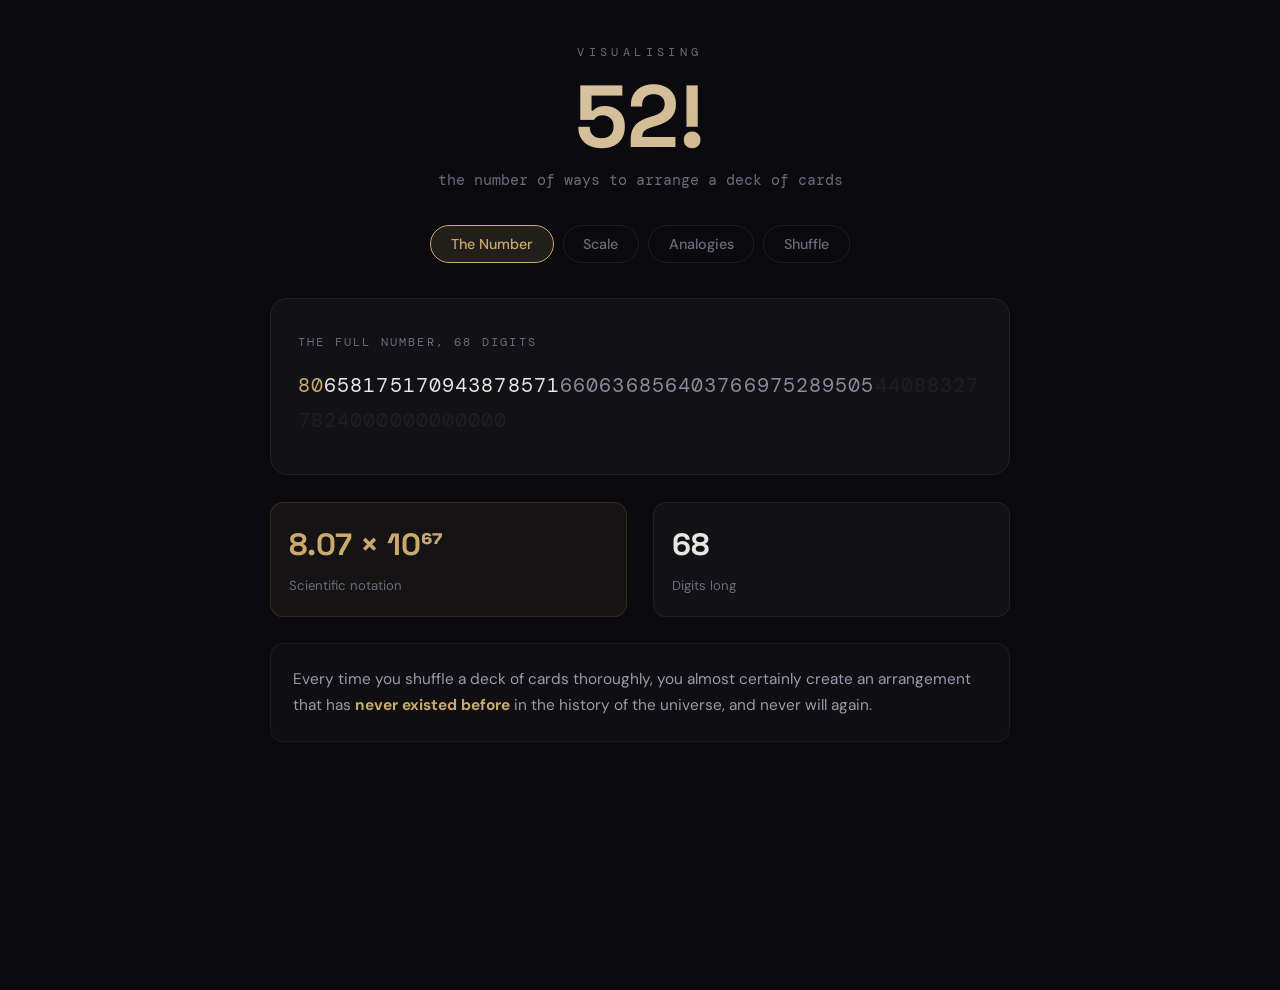
<file: 52-factorial/index.html>
<!DOCTYPE html>
<html lang="en">
<head>
<meta charset="UTF-8">
<meta name="viewport" content="width=device-width, initial-scale=1.0">
<title>Visualising 52!</title>
<link rel="preconnect" href="https://fonts.googleapis.com">
<link href="https://fonts.googleapis.com/css2?family=DM+Mono:wght@400;500&family=DM+Sans:wght@400;500;700&family=Space+Grotesk:wght@700&display=swap" rel="stylesheet">
<style>
  html { zoom: 1.1; }
  *, *::before, *::after { box-sizing: border-box; margin: 0; padding: 0; }
  ::-webkit-scrollbar { width: 4px; height: 4px; }
  ::-webkit-scrollbar-track { background: transparent; }
  ::-webkit-scrollbar-thumb { background: rgba(255,255,255,0.1); border-radius: 4px; }

  body {
    min-height: 100vh;
    background: #0a0a0f;
    color: #e8e6e1;
    font-family: 'DM Sans', system-ui, sans-serif;
    overflow-x: hidden;
  }

  @keyframes cardIn {
    from { opacity: 0; transform: translateY(8px) scale(0.9); }
    to { opacity: 1; transform: translateY(0) scale(1); }
  }
  @keyframes fadeUp {
    from { opacity: 0; transform: translateY(20px); }
    to { opacity: 1; transform: translateY(0); }
  }
  @keyframes shimmer {
    0% { background-position: -200% 0; }
    100% { background-position: 200% 0; }
  }

  .header { padding: 40px 24px 0; text-align: center; }
  .header-label {
    font-size: 11px; letter-spacing: 4px; text-transform: uppercase;
    color: #6b6b7b; margin-bottom: 12px; font-family: 'DM Mono', monospace;
  }
  .header h1 {
    font-size: clamp(48px, 10vw, 80px); font-weight: 700;
    font-family: 'Space Grotesk', sans-serif;
    background: linear-gradient(135deg, #e0d5c5 0%, #c9a96e 50%, #e0d5c5 100%);
    background-size: 200% 100%;
    animation: shimmer 8s ease infinite;
    -webkit-background-clip: text; -webkit-text-fill-color: transparent;
    background-clip: text; line-height: 1;
  }
  .header-sub {
    font-size: 14px; color: #6b6b7b; margin-top: 8px;
    font-family: 'DM Mono', monospace;
  }

  .tabs {
    display: flex; justify-content: center; gap: 8px;
    padding: 32px 16px 0; flex-wrap: wrap;
  }
  .tab-btn {
    padding: 8px 18px; border-radius: 100px;
    border: 1px solid rgba(255,255,255,0.08); background: transparent;
    color: #6b6b7b; font-size: 13px; font-weight: 500;
    cursor: pointer; font-family: 'DM Sans', sans-serif;
    transition: all 0.2s ease;
  }
  .tab-btn.active {
    border-color: #c9a96e; background: rgba(201,169,110,0.12); color: #c9a96e;
  }

  .content {
    padding: 32px 24px 48px; max-width: 720px; margin: 0 auto;
  }
  .tab-panel { display: none; animation: fadeUp 0.5s ease both; }
  .tab-panel.active { display: block; }

  /* Tab 0: The Number */
  .number-box {
    background: rgba(255,255,255,0.03); border: 1px solid rgba(255,255,255,0.06);
    border-radius: 16px; padding: 32px 24px; margin-bottom: 24px;
  }
  .number-label {
    font-size: 11px; color: #6b6b7b; letter-spacing: 2px;
    text-transform: uppercase; margin-bottom: 16px; font-family: 'DM Mono', monospace;
  }
  .number-digits {
    font-family: 'DM Mono', monospace; font-size: clamp(14px, 3vw, 18px);
    line-height: 1.8; word-break: break-all; letter-spacing: 1px;
  }
  .number-digits .digit { transition: opacity 0.15s ease; }

  .stats-grid { display: grid; grid-template-columns: 1fr 1fr; gap: 24px; }
  .stat-card {
    border-radius: 12px; padding: 20px 16px;
    display: flex; flex-direction: column; gap: 12px;
  }
  .stat-card.gold {
    background: rgba(201,169,110,0.06); border: 1px solid rgba(201,169,110,0.15);
  }
  .stat-card.dark {
    background: rgba(255,255,255,0.03); border: 1px solid rgba(255,255,255,0.06);
  }
  .stat-value {
    font-size: 28px; font-weight: 700; font-family: 'Space Grotesk', sans-serif;
  }
  .stat-label { font-size: 12px; color: #6b6b7b; margin-top: auto; }

  .fun-fact {
    margin-top: 24px; padding: 20px; background: rgba(255,255,255,0.02);
    border-radius: 12px; border: 1px solid rgba(255,255,255,0.05);
    font-size: 14px; line-height: 1.7; color: #9a9aaa;
  }
  .fun-fact .gold { color: #c9a96e; font-weight: 700; }

  /* Tab 1: Scale */
  .scale-label {
    font-size: 11px; color: #6b6b7b; letter-spacing: 2px;
    text-transform: uppercase; margin-bottom: 20px; font-family: 'DM Mono', monospace;
  }
  .comparison { margin-bottom: 14px; }
  .comparison-header {
    display: flex; justify-content: space-between; margin-bottom: 6px; font-size: 13px;
  }
  .comparison-name { color: #9a9aaa; }
  .comparison-name.highlight { color: #c9a96e; font-weight: 700; }
  .comparison-value { font-family: 'DM Mono', monospace; font-size: 12px; color: #6b6b7b; }
  .comparison-value.highlight { color: #c9a96e; font-weight: 500; }
  .bar-track {
    height: 6px; border-radius: 3px; background: rgba(255,255,255,0.04); overflow: hidden;
  }
  .bar-fill {
    height: 100%; border-radius: 3px; background: rgba(255,255,255,0.12);
    transition: width 1s ease; width: 0;
  }
  .bar-fill.highlight { background: linear-gradient(90deg, #c9a96e, #e8c068); }
  .scale-note {
    margin-top: 24px; font-size: 12px; color: #555;
    font-family: 'DM Mono', monospace; text-align: center;
  }

  /* Tab 2: Analogies */
  .analogy-card {
    background: rgba(255,255,255,0.03); border: 1px solid rgba(255,255,255,0.06);
    border-radius: 14px; padding: 24px 20px; margin-bottom: 16px;
  }
  .analogy-header { display: flex; align-items: center; gap: 10px; margin-bottom: 12px; }
  .analogy-icon { font-size: 24px; }
  .analogy-title { font-size: 15px; font-weight: 700; color: #e8e6e1; }
  .analogy-desc {
    font-size: 13px; line-height: 1.75; color: #8a8a9a; overflow-wrap: break-word;
  }

  /* Tab 3: Shuffle */
  .shuffle-controls { text-align: center; margin-top: 28px; }
  .shuffle-btn {
    padding: 12px 32px; min-width: 200px; border-radius: 100px; border: none;
    background: linear-gradient(135deg, #c9a96e, #e8c068); color: #0a0a0f;
    font-size: 14px; font-weight: 600; cursor: pointer;
    font-family: 'DM Sans', sans-serif; transition: all 0.2s ease;
  }
  .shuffle-btn.loading {
    background: rgba(201,169,110,0.6); cursor: wait;
  }
  .shuffle-info {
    margin-top: 12px; font-size: 12px; color: #6b6b7b; font-family: 'DM Mono', monospace;
  }
  .deck-grid {
    display: flex; flex-wrap: wrap; gap: 4px; justify-content: center;
    transition: opacity 0.2s ease;
  }
  .mini-card {
    width: 38px; height: 52px; border-radius: 4px;
    border: 1px solid rgba(255,255,255,0.08); background: #faf9f6;
    display: flex; flex-direction: column; align-items: center; justify-content: center;
    font-size: 10px; font-weight: 700; font-family: 'DM Mono', monospace;
    box-shadow: 0 1px 3px rgba(0,0,0,0.15);
    animation: cardIn 0.3s ease both; flex-shrink: 0;
  }
  .mini-card .rank { font-size: 11px; line-height: 1; }
  .mini-card .suit { font-size: 12px; line-height: 1; margin-top: 1px; }

  .odds-box {
    margin-top: 28px; padding: 20px;
    background: rgba(201,169,110,0.05); border-radius: 12px;
    border: 1px solid rgba(201,169,110,0.1);
    font-size: 13px; line-height: 1.7; color: #8a8a9a; text-align: center;
  }
  .odds-box .gold {
    color: #c9a96e; font-weight: 700; word-break: break-all; overflow-wrap: break-word;
  }
</style>
</head>
<body>

<div class="header">
  <div class="header-label">Visualising</div>
  <h1>52!</h1>
  <div class="header-sub">the number of ways to arrange a deck of cards</div>
</div>

<div class="tabs" id="tabs"></div>

<div class="content">
  <!-- Tab 0: The Number -->
  <div class="tab-panel" id="panel-0">
    <div class="number-box">
      <div class="number-label">The full number, 68 digits</div>
      <div class="number-digits" id="digits-container"></div>
    </div>
    <div class="stats-grid">
      <div class="stat-card gold">
        <div class="stat-value" style="color:#c9a96e">8.07 × 10⁶⁷</div>
        <div class="stat-label">Scientific notation</div>
      </div>
      <div class="stat-card dark">
        <div class="stat-value">68</div>
        <div class="stat-label">Digits long</div>
      </div>
    </div>
    <div class="fun-fact">
      Every time you shuffle a deck of cards thoroughly, you almost certainly create an arrangement that has
      <span class="gold">never existed before</span> in the history of the universe, and never will again.
    </div>
  </div>

  <!-- Tab 1: Scale -->
  <div class="tab-panel" id="panel-1">
    <div class="scale-label">Logarithmic scale comparison</div>
    <div id="scale-bars"></div>
    <div class="scale-note">⚠ Even on a log scale, the smaller numbers are barely visible</div>
  </div>

  <!-- Tab 2: Analogies -->
  <div class="tab-panel" id="panel-2" style="animation:fadeUp 0.5s ease both"></div>

  <!-- Tab 3: Shuffle -->
  <div class="tab-panel" id="panel-3">
    <div class="deck-grid" id="deck-grid"></div>
    <div class="shuffle-controls">
      <button class="shuffle-btn" id="shuffle-btn" onclick="handleShuffle()">🃏 Shuffle the deck</button>
      <div class="shuffle-info">Shuffles: <span id="shuffle-count">0</span>. Each one almost certainly unique in all of history</div>
    </div>
    <div class="odds-box">
      The arrangement above has a
      <span class="gold">1 in 80,658,175,170,943,878,571,660,636,856,403,766,975,289,505,440,883,277,824,000,000,000,000</span>
      chance of ever appearing again.
    </div>
  </div>
</div>

<script>
const FIFTY_TWO_FACTORIAL = "80658175170943878571660636856403766975289505440883277824000000000000";
const DIGITS = FIFTY_TWO_FACTORIAL.split("");

const tabNames = ["The Number", "Scale", "Analogies", "Shuffle"];
let activeTab = 0;
let shuffleCount = 0;
let isShuffling = false;

const comparisons = [
  { label: "Seconds in a year", value: "3.15 × 10⁷", bar: 0.06 },
  { label: "Age of universe (seconds)", value: "4.3 × 10¹⁷", bar: 0.14 },
  { label: "Grains of sand on Earth", value: "7.5 × 10¹⁸", bar: 0.16 },
  { label: "Water drops in the ocean", value: "2.67 × 10²⁵", bar: 0.21 },
  { label: "Atoms on Earth", value: "1.33 × 10⁵⁰", bar: 0.42 },
  { label: "52!", value: "8.06 × 10⁶⁷", bar: 0.56 },
  { label: "Atoms in the observable universe", value: "~10⁸⁰", bar: 0.67 },
  { label: "Possible chess games", value: "~10¹²⁰", bar: 1 },
];

const analogies = [
  { title: "Every second, pick a new spot on Earth", icon: "🌍", description: "Stand on the equator. Every second, take one step. After you've walked around the entire Earth, remove one drop from the Pacific Ocean. Repeat until the ocean is empty. Then, lay down one sheet of paper. Refill the ocean. Walk around the Earth again. When the stack of paper reaches the Sun, you're not even close to 52!" },
  { title: "More than atoms on Earth", icon: "⚛️", description: "Earth contains roughly 10⁵⁰ atoms. 52! is 8 × 10⁶⁷. That means the number of ways to shuffle a deck is about 100 million trillion times more than every atom on our planet. You'd run out of atoms long before you ran out of shuffles." },
  { title: "Time since the Big Bang", icon: "💥", description: "The universe is ~4.3 × 10¹⁷ seconds old. If you shuffled a deck once per second since the Big Bang, you'd have made about 4.3 × 10¹⁷ shuffles. That's 0.000000000000000000000000000000000000000000000000005% of all possible arrangements." },
  { title: "Grains of sand on every star", icon: "⭐", description: "Earth has roughly 7.5 × 10¹⁸ grains of sand. The observable universe has about 10²⁴ stars. Even if every star had an Earth-like planet covered in sand, the total grains would be ~7.5 × 10⁴², which is still a trillion trillion times smaller than 52!" },
];

const suits = ["♠", "♥", "♦", "♣"];
const ranks = ["A", "2", "3", "4", "5", "6", "7", "8", "9", "10", "J", "Q", "K"];
const suitColors = { "♠": "#1a1a2e", "♣": "#1a1a2e", "♥": "#c0392b", "♦": "#c0392b" };

function buildDeck() {
  const deck = [];
  for (const s of suits) for (const r of ranks) deck.push({ rank: r, suit: s });
  return deck;
}

function shuffleArray(arr) {
  const a = [...arr];
  for (let i = a.length - 1; i > 0; i--) {
    const j = Math.floor(Math.random() * (i + 1));
    [a[i], a[j]] = [a[j], a[i]];
  }
  return a;
}

// Build tabs
const tabsEl = document.getElementById("tabs");
tabNames.forEach((name, i) => {
  const btn = document.createElement("button");
  btn.className = "tab-btn" + (i === 0 ? " active" : "");
  btn.textContent = name;
  btn.onclick = () => switchTab(i);
  tabsEl.appendChild(btn);
});

function switchTab(index) {
  activeTab = index;
  document.querySelectorAll(".tab-btn").forEach((btn, i) => {
    btn.classList.toggle("active", i === index);
  });
  document.querySelectorAll(".tab-panel").forEach((panel, i) => {
    panel.classList.toggle("active", i === index);
    if (i === index) {
      panel.style.animation = "none";
      panel.offsetHeight; // reflow
      panel.style.animation = "fadeUp 0.5s ease both";
    }
  });
  if (index === 1) animateBars();
}

// Tab 0: Digit reveal
const digitsContainer = document.getElementById("digits-container");
DIGITS.forEach((d, i) => {
  const span = document.createElement("span");
  span.className = "digit";
  span.textContent = d;
  span.style.opacity = "0.1";
  span.style.color = i < 2 ? "#c9a96e" : i < 20 ? "#e8e6e1" : "#8a8a9a";
  digitsContainer.appendChild(span);
});

let digitReveal = 0;
const digitTimer = setInterval(() => {
  if (digitReveal >= DIGITS.length) { clearInterval(digitTimer); return; }
  digitsContainer.children[digitReveal].style.opacity = "1";
  digitReveal++;
}, 30);

// Tab 1: Scale bars
const scaleBarsEl = document.getElementById("scale-bars");
comparisons.forEach((c, i) => {
  const isHighlight = c.label === "52!";
  const div = document.createElement("div");
  div.className = "comparison";
  div.innerHTML = `
    <div class="comparison-header">
      <span class="comparison-name ${isHighlight ? 'highlight' : ''}">${c.label}</span>
      <span class="comparison-value ${isHighlight ? 'highlight' : ''}">${c.value}</span>
    </div>
    <div class="bar-track">
      <div class="bar-fill ${isHighlight ? 'highlight' : ''}" data-width="${c.bar * 100}"></div>
    </div>
  `;
  scaleBarsEl.appendChild(div);
});

function animateBars() {
  document.querySelectorAll(".bar-fill").forEach(bar => {
    bar.style.width = "0";
    requestAnimationFrame(() => {
      requestAnimationFrame(() => {
        bar.style.width = bar.dataset.width + "%";
      });
    });
  });
}

// Tab 2: Analogies
const analogiesEl = document.getElementById("panel-2");
analogies.forEach(a => {
  const card = document.createElement("div");
  card.className = "analogy-card";
  card.innerHTML = `
    <div class="analogy-header">
      <span class="analogy-icon">${a.icon}</span>
      <div class="analogy-title">${a.title}</div>
    </div>
    <div class="analogy-desc">${a.description}</div>
  `;
  analogiesEl.appendChild(card);
});

// Tab 3: Shuffle
let currentDeck = buildDeck();
renderDeck(currentDeck);

function renderDeck(deck) {
  const grid = document.getElementById("deck-grid");
  grid.innerHTML = "";
  deck.forEach((card, i) => {
    const el = document.createElement("div");
    el.className = "mini-card";
    el.style.color = suitColors[card.suit];
    el.style.animationDelay = `${i * 15}ms`;
    el.innerHTML = `<span class="rank">${card.rank}</span><span class="suit">${card.suit}</span>`;
    grid.appendChild(el);
  });
}

function handleShuffle() {
  if (isShuffling) return;
  isShuffling = true;
  const btn = document.getElementById("shuffle-btn");
  const grid = document.getElementById("deck-grid");
  btn.textContent = "Shuffling...";
  btn.classList.add("loading");
  grid.style.opacity = "0.3";

  setTimeout(() => {
    currentDeck = shuffleArray(buildDeck());
    shuffleCount++;
    renderDeck(currentDeck);
    document.getElementById("shuffle-count").textContent = shuffleCount;
    btn.textContent = "🃏 Shuffle the deck";
    btn.classList.remove("loading");
    grid.style.opacity = "1";
    isShuffling = false;
  }, 300);
}

// Init first tab
switchTab(0);
</script>
</body>
</html>
</file>
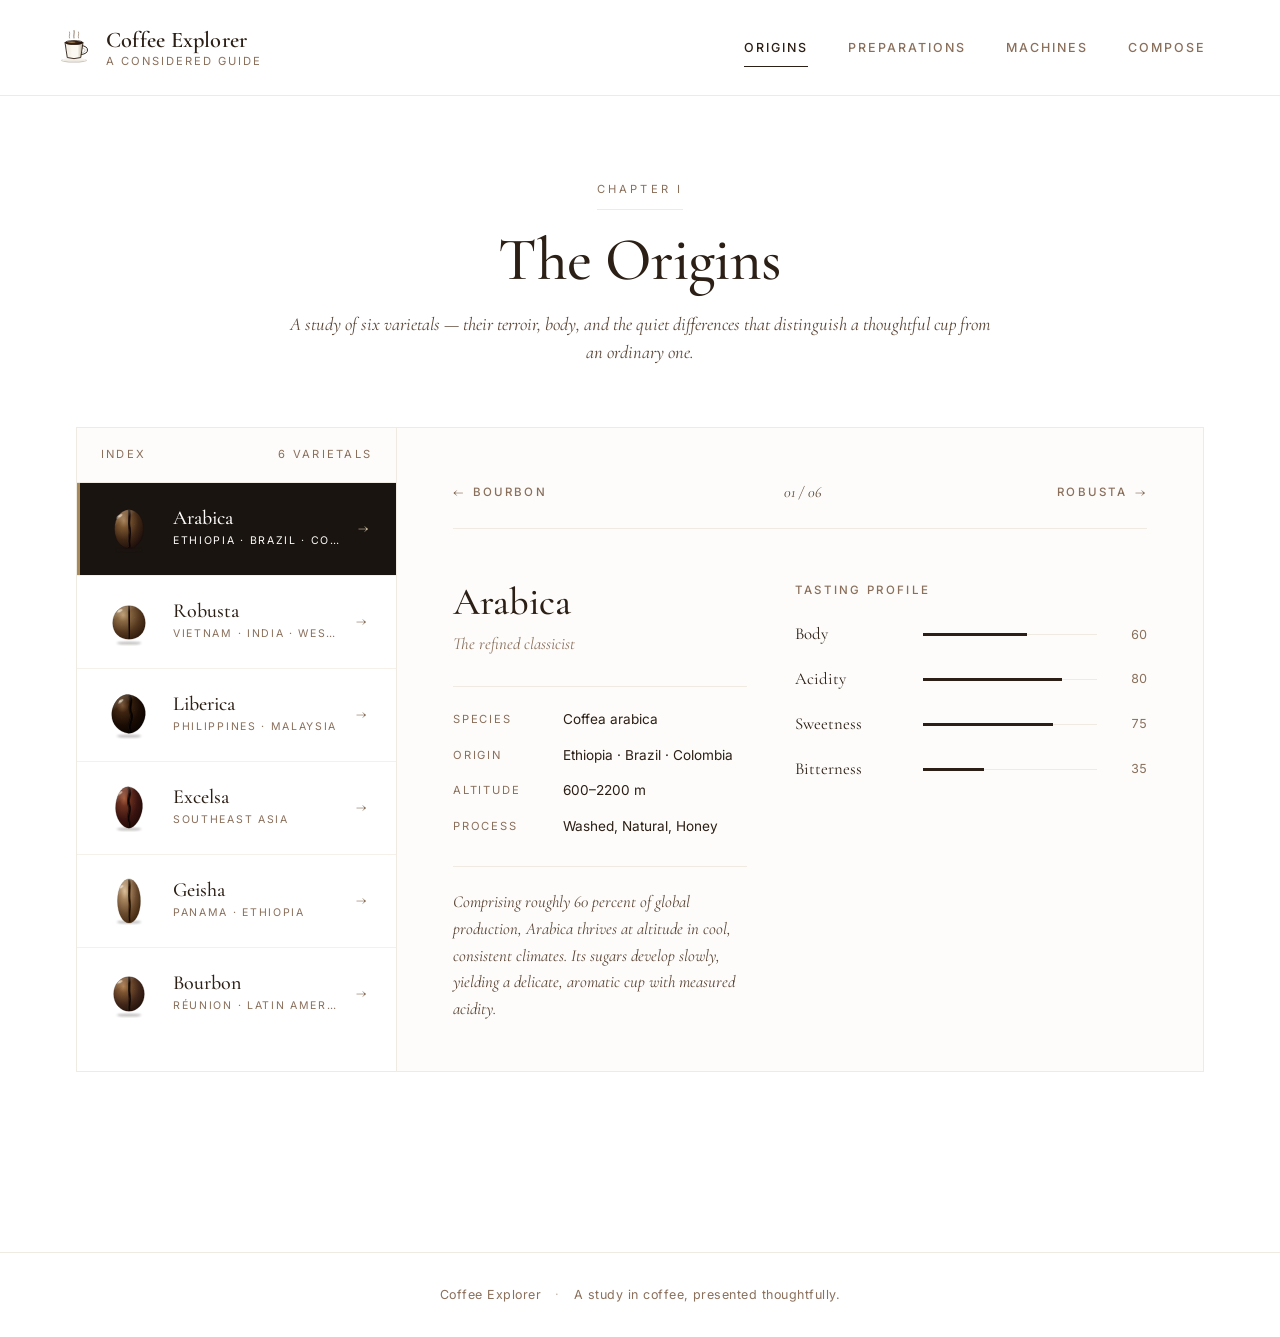
<file: coffee-explorer/index.html>
<!DOCTYPE html>
<html lang="en">
<head>
<meta charset="UTF-8" />
<meta name="viewport" content="width=device-width, initial-scale=1.0" />
<script>
  // Ensure relative paths resolve correctly regardless of how the host serves the
  // index (with or without trailing slash). Must run before any <link>/<script> tags.
  (function () {
    var p = location.pathname;
    if (!p.endsWith('/')) {
      var last = p.split('/').pop();
      if (/\.[a-z0-9]+$/i.test(last)) {
        p = p.replace(/[^/]+$/, ''); // strip filename
      } else {
        p += '/';                    // treat as directory
      }
    }
    document.write('<base href="' + p + '">');
  })();
</script>
<title>Coffee Explorer — A Considered Guide to Coffee</title>
<meta name="description" content="An interactive guide to coffee — explore six varietals, twelve canonical preparations, six brewing machines, and compose your own cup." />
<meta name="theme-color" content="#ffffff" />
<meta property="og:title" content="Coffee Explorer — A Considered Guide to Coffee" />
<meta property="og:description" content="An interactive guide to coffee — varietals, preparations, machines, and a recipe composer." />
<meta property="og:type" content="website" />
<link rel="icon" type="image/svg+xml" href="data:image/svg+xml,%3Csvg xmlns='http://www.w3.org/2000/svg' viewBox='0 0 48 48'%3E%3Cpath d='M24 4 C 23 7 25 9 24 12' fill='none' stroke='%238a6f5b' stroke-width='2' stroke-linecap='round'/%3E%3Cpath d='M18 6 C 17 9 19 11 18 14' fill='none' stroke='%238a6f5b' stroke-width='1.6' stroke-linecap='round'/%3E%3Cpath d='M30 6 C 29 9 31 11 30 14' fill='none' stroke='%238a6f5b' stroke-width='1.6' stroke-linecap='round'/%3E%3Cpath d='M34 22 Q42 23 42 28 Q42 33 34 34' fill='none' stroke='%231a1410' stroke-width='2' stroke-linecap='round'/%3E%3Cpath d='M12 18 L36 18 L33 38 Q24 41 15 38 Z' fill='%23fbf8f1' stroke='%231a1410' stroke-width='2' stroke-linejoin='round'/%3E%3Cellipse cx='24' cy='18' rx='12' ry='2.6' fill='%232a160c'/%3E%3C/svg%3E" />
<link rel="preconnect" href="https://fonts.googleapis.com">
<link rel="preconnect" href="https://fonts.gstatic.com" crossorigin>
<link href="https://fonts.googleapis.com/css2?family=Cormorant+Garamond:wght@400;500;600;700&family=Inter:wght@300;400;500;600;700&display=swap" rel="stylesheet">
<link rel="stylesheet" href="styles.css?v=10" />
</head>
<body>
  <header class="site-header">
    <div class="brand">
      <svg class="brand-mark" viewBox="0 0 48 48" aria-hidden="true">
        <defs>
          <linearGradient id="bm-cup" x1="0" y1="0" x2="1" y2="0">
            <stop offset="0" stop-color="#ece6da"/>
            <stop offset="0.4" stop-color="#fbf8f1"/>
            <stop offset="0.7" stop-color="#fbf8f1"/>
            <stop offset="1" stop-color="#b8ad97"/>
          </linearGradient>
          <radialGradient id="bm-coffee" cx="0.4" cy="0.4" r="0.7">
            <stop offset="0" stop-color="#5a3a20"/>
            <stop offset="0.6" stop-color="#2a160c"/>
            <stop offset="1" stop-color="#15090a"/>
          </radialGradient>
        </defs>
        <!-- steam wisps -->
        <path d="M18 12 C 17 9 19 7 18 4" fill="none" stroke="#8a6f5b" stroke-width="1.2" stroke-linecap="round" opacity="0.7"/>
        <path d="M24 12 C 23 8 25 6 24 2" fill="none" stroke="#8a6f5b" stroke-width="1.4" stroke-linecap="round" opacity="0.85"/>
        <path d="M30 12 C 29 9 31 7 30 4" fill="none" stroke="#8a6f5b" stroke-width="1.2" stroke-linecap="round" opacity="0.7"/>

        <!-- saucer -->
        <ellipse cx="24" cy="42" rx="17" ry="2.6" fill="#8a8174" opacity="0.55"/>
        <ellipse cx="24" cy="41.2" rx="17" ry="2.4" fill="#f0ebe2"/>
        <path d="M9 41 Q24 38.4 39 41" fill="none" stroke="#ffffff" stroke-width="0.6" opacity="0.85"/>

        <!-- handle (drawn behind cup) -->
        <path d="M34 22 Q42 23 42 28 Q42 33 34 34" fill="none" stroke="#2c1f15" stroke-width="1.3" stroke-linecap="round"/>
        <path d="M34 25 Q39 26 39 28 Q39 31 34 32" fill="none" stroke="#2c1f15" stroke-width="0.6" opacity="0.5"/>

        <!-- cup body -->
        <path d="M12 18 L36 18 L33 38 Q24 41 15 38 Z" fill="url(#bm-cup)" stroke="#2c1f15" stroke-width="1.2" stroke-linejoin="round"/>
        <!-- coffee surface (visible from above) -->
        <ellipse cx="24" cy="18.4" rx="11.8" ry="2.6" fill="url(#bm-coffee)"/>
        <ellipse cx="24" cy="18" rx="11.8" ry="2.6" fill="none" stroke="#2c1f15" stroke-width="1"/>
        <!-- crema sheen -->
        <ellipse cx="21" cy="17.4" rx="5" ry="0.8" fill="#e8c89a" opacity="0.55"/>
        <!-- left specular on cup -->
        <path d="M15 22 Q14 28 17 36" fill="none" stroke="#ffffff" stroke-width="0.7" opacity="0.7"/>
      </svg>
      <div class="brand-text">
        <span class="brand-name">Coffee Explorer</span>
        <span class="brand-sub">A Considered Guide</span>
      </div>
    </div>

    <nav class="primary-nav" role="tablist">
      <button class="nav-link active" data-tab="beans" role="tab">Origins</button>
      <button class="nav-link" data-tab="drinks" role="tab">Preparations</button>
      <button class="nav-link" data-tab="machines" role="tab">Machines</button>
      <button class="nav-link" data-tab="builder" role="tab">Compose</button>
    </nav>
  </header>

  <main>
    <!-- ORIGINS -->
    <section class="panel active" id="beans">
      <div class="panel-intro">
        <span class="eyebrow">Chapter I</span>
        <h1 class="display">The Origins</h1>
        <p class="lede">A study of six varietals — their terroir, body, and the quiet differences that distinguish a thoughtful cup from an ordinary one.</p>
      </div>

      <div class="bean-layout">
        <aside class="bean-index">
          <div class="bean-index-head">
            <span class="index-label">Index</span>
            <span class="index-count" id="beanCount"></span>
          </div>
          <div class="bean-list" id="beanGrid"></div>
        </aside>
        <div class="bean-detail-wrap">
          <div class="bean-detail" id="beanDetail" hidden></div>
        </div>
      </div>
    </section>

    <!-- DRINKS -->
    <section class="panel" id="drinks">
      <div class="panel-intro">
        <span class="eyebrow">Chapter II</span>
        <h1 class="display">The Preparations</h1>
        <p class="lede">Twelve canonical preparations. Each is defined by its ratio of espresso, milk, and crema — a small geometry that produces remarkable variety.</p>
      </div>

      <div class="filter-bar" role="tablist">
        <button class="filter active" data-filter="all">All</button>
        <button class="filter" data-filter="strong">Strong</button>
        <button class="filter" data-filter="milky">Milk-based</button>
        <button class="filter" data-filter="sweet">Sweet</button>
        <button class="filter" data-filter="cold">Cold</button>
      </div>

      <div class="drinks-grid" id="drinksGrid"></div>
    </section>

    <!-- MACHINES -->
    <section class="panel" id="machines">
      <div class="panel-intro">
        <span class="eyebrow">Chapter III</span>
        <h1 class="display">The Machines</h1>
        <p class="lede">Six instruments of brewing — each shaping coffee through pressure, immersion, gravity, or temperature. The vessel is as defining as the bean.</p>
      </div>

      <div class="bean-layout">
        <aside class="bean-index">
          <div class="bean-index-head">
            <span class="index-label">Index</span>
            <span class="index-count" id="machineCount"></span>
          </div>
          <div class="bean-list" id="machineGrid"></div>
        </aside>
        <div class="bean-detail-wrap">
          <div class="bean-detail" id="machineDetail" hidden></div>
        </div>
      </div>
    </section>

    <!-- BUILDER -->
    <section class="panel" id="builder">
      <div class="panel-intro">
        <span class="eyebrow">Chapter IV</span>
        <h1 class="display">Compose</h1>
        <p class="lede">Construct your preparation from the ground up. Adjust the base, milk, sweetener, and finish — observe how each choice shapes the final cup.</p>
      </div>

      <div class="builder">
        <aside class="preview-pane">
          <div class="cup-stage">
            <svg class="realistic-cup" viewBox="0 0 260 280" aria-hidden="true">
              <defs>
                <clipPath id="cup-clip">
                  <path d="M48 70 L192 70 L178 242 Q120 252 62 242 Z"/>
                </clipPath>
                <!-- clear glass body: barely-there tint with cool edges -->
                <linearGradient id="cup-body" x1="0" x2="1" y1="0" y2="0">
                  <stop offset="0" stop-color="#e6ecef" stop-opacity="0.55"/>
                  <stop offset="0.08" stop-color="#ffffff" stop-opacity="0.18"/>
                  <stop offset="0.5" stop-color="#ffffff" stop-opacity="0.04"/>
                  <stop offset="0.92" stop-color="#cdd6dc" stop-opacity="0.18"/>
                  <stop offset="1" stop-color="#a8b3bb" stop-opacity="0.4"/>
                </linearGradient>
                <!-- glass shine: bright left specular, subtle right edge -->
                <linearGradient id="cup-shine" x1="0" x2="1" y1="0" y2="0">
                  <stop offset="0" stop-color="#ffffff" stop-opacity="0.3"/>
                  <stop offset="0.05" stop-color="#ffffff" stop-opacity="0.55"/>
                  <stop offset="0.14" stop-color="#ffffff" stop-opacity="0"/>
                  <stop offset="0.82" stop-color="#ffffff" stop-opacity="0"/>
                  <stop offset="0.94" stop-color="#ffffff" stop-opacity="0.25"/>
                  <stop offset="1" stop-color="#ffffff" stop-opacity="0.4"/>
                </linearGradient>
                <!-- vertical tint (top brighter, base darker for glass density) -->
                <linearGradient id="cup-vert" x1="0" y1="0" x2="0" y2="1">
                  <stop offset="0" stop-color="#ffffff" stop-opacity="0.06"/>
                  <stop offset="0.6" stop-color="#000000" stop-opacity="0"/>
                  <stop offset="1" stop-color="#000000" stop-opacity="0.08"/>
                </linearGradient>
                <!-- rim of glass — thin clear ellipse, no dark cavity -->
                <linearGradient id="rim-grad" x1="0" y1="0" x2="0" y2="1">
                  <stop offset="0" stop-color="#ffffff" stop-opacity="0.4"/>
                  <stop offset="0.5" stop-color="#e6ecef" stop-opacity="0.25"/>
                  <stop offset="1" stop-color="#ffffff" stop-opacity="0.4"/>
                </linearGradient>
                <linearGradient id="rim-edge" x1="0" y1="0" x2="0" y2="1">
                  <stop offset="0" stop-color="#ffffff" stop-opacity="0.7"/>
                  <stop offset="1" stop-color="#bcc5cc" stop-opacity="0.5"/>
                </linearGradient>
                <!-- saucer -->
                <linearGradient id="saucer-grad" x1="0" y1="0" x2="0" y2="1">
                  <stop offset="0" stop-color="#fbf8f1"/>
                  <stop offset="0.55" stop-color="#e6dfce"/>
                  <stop offset="1" stop-color="#a89878"/>
                </linearGradient>
                <radialGradient id="crema-radial" cx="0.4" cy="0.35" r="0.7">
                  <stop offset="0" stop-color="#e8c89a"/>
                  <stop offset="0.5" stop-color="#b78950"/>
                  <stop offset="1" stop-color="#6a4520"/>
                </radialGradient>
                <linearGradient id="cup-inner-shadow" x1="0" x2="1" y1="0" y2="0">
                  <stop offset="0" stop-color="#000000" stop-opacity="0.38"/>
                  <stop offset="0.16" stop-color="#000000" stop-opacity="0"/>
                  <stop offset="0.84" stop-color="#000000" stop-opacity="0"/>
                  <stop offset="1" stop-color="#000000" stop-opacity="0.45"/>
                </linearGradient>
                <!-- cylindrical curvature shading for liquid: dark edges + soft center highlight -->
                <linearGradient id="liquid-cylinder" x1="0" x2="1" y1="0" y2="0">
                  <stop offset="0" stop-color="#000000" stop-opacity="0.62"/>
                  <stop offset="0.08" stop-color="#000000" stop-opacity="0.28"/>
                  <stop offset="0.22" stop-color="#000000" stop-opacity="0.08"/>
                  <stop offset="0.34" stop-color="#ffffff" stop-opacity="0.1"/>
                  <stop offset="0.5" stop-color="#ffffff" stop-opacity="0.04"/>
                  <stop offset="0.7" stop-color="#000000" stop-opacity="0.05"/>
                  <stop offset="0.88" stop-color="#000000" stop-opacity="0.28"/>
                  <stop offset="1" stop-color="#000000" stop-opacity="0.55"/>
                </linearGradient>
                <!-- vertical body shading on liquid (top slightly brighter, bottom darker) -->
                <linearGradient id="liquid-vertical" x1="0" y1="0" x2="0" y2="1">
                  <stop offset="0" stop-color="#ffffff" stop-opacity="0.06"/>
                  <stop offset="0.6" stop-color="#000000" stop-opacity="0"/>
                  <stop offset="1" stop-color="#000000" stop-opacity="0.28"/>
                </linearGradient>
                <!-- glass handle: clear with cool reflective edges -->
                <linearGradient id="handle-grad" x1="0" x2="1" y1="0" y2="0">
                  <stop offset="0" stop-color="#cdd6dc" stop-opacity="0.4"/>
                  <stop offset="0.3" stop-color="#ffffff" stop-opacity="0.12"/>
                  <stop offset="0.6" stop-color="#ffffff" stop-opacity="0.06"/>
                  <stop offset="0.85" stop-color="#cdd6dc" stop-opacity="0.3"/>
                  <stop offset="1" stop-color="#8a96a0" stop-opacity="0.55"/>
                </linearGradient>
                <!-- whipped cream: bright top-left highlight to warm cream shadow -->
                <radialGradient id="cream-grad" cx="0.3" cy="0.25" r="0.85">
                  <stop offset="0" stop-color="#ffffff"/>
                  <stop offset="0.35" stop-color="#fdf9ef"/>
                  <stop offset="0.75" stop-color="#ecdfc1"/>
                  <stop offset="1" stop-color="#b8a276"/>
                </radialGradient>
                <linearGradient id="cream-peak" x1="0" y1="0" x2="0" y2="1">
                  <stop offset="0" stop-color="#ffffff"/>
                  <stop offset="0.6" stop-color="#fbf3df"/>
                  <stop offset="1" stop-color="#d4be8a"/>
                </linearGradient>
                <!-- microfoam surface: silky off-white with warm caramel rim -->
                <radialGradient id="foam-grad" cx="0.32" cy="0.28" r="0.9">
                  <stop offset="0" stop-color="#ffffff"/>
                  <stop offset="0.45" stop-color="#fbf5e6"/>
                  <stop offset="0.85" stop-color="#eedcb6"/>
                  <stop offset="1" stop-color="#c19a64"/>
                </radialGradient>
                <radialGradient id="ground-shadow" cx="0.5" cy="0.5" r="0.5">
                  <stop offset="0" stop-color="#1a1410" stop-opacity="0.35"/>
                  <stop offset="0.5" stop-color="#1a1410" stop-opacity="0.1"/>
                  <stop offset="1" stop-color="#1a1410" stop-opacity="0"/>
                </radialGradient>
                <filter id="soft-blur" x="-20%" y="-20%" width="140%" height="140%">
                  <feGaussianBlur stdDeviation="1.6"/>
                </filter>
              </defs>

              <!-- ground shadow (soft, contact + cast) -->
              <ellipse cx="120" cy="268" rx="108" ry="5.5" fill="url(#ground-shadow)" filter="url(#soft-blur)"/>
              <ellipse cx="120" cy="266" rx="78" ry="2.6" fill="#1a1410" opacity="0.18"/>

              <!-- saucer: simple white porcelain disc with subtle ring -->
              <ellipse cx="120" cy="260" rx="108" ry="9" fill="#c5cbcf" opacity="0.55"/>
              <ellipse cx="120" cy="258" rx="108" ry="8.5" fill="#fafbfc"/>
              <!-- saucer top highlight (front lip) -->
              <path d="M28 256 Q120 248 212 256" fill="none" stroke="#ffffff" stroke-width="1.4" opacity="0.85"/>
              <!-- saucer concentric ring (decorative) -->
              <ellipse cx="120" cy="253" rx="76" ry="3.6" fill="none" stroke="#c5cbcf" stroke-width="0.6" opacity="0.7"/>
              <!-- saucer well -->
              <ellipse cx="120" cy="252" rx="60" ry="3" fill="#eef0f2" opacity="0.6"/>

              <!-- glass handle: outline ring with subtle reflective fill -->
              <!-- drop shadow behind handle -->
              <path d="M188 116 Q250 116 250 165 Q250 218 188 218 L188 204 Q226 204 226 165 Q226 126 188 126 Z"
                    fill="#1a1410" opacity="0.1" filter="url(#soft-blur)"/>
              <!-- glass body — barely visible fill, defined by edges -->
              <path d="M186 114 Q246 114 246 165 Q246 216 186 216 L186 202 Q224 202 224 165 Q224 128 186 128 Z"
                    fill="url(#handle-grad)" stroke="#8a96a0" stroke-width="0.5" opacity="0.85"/>
              <!-- outer arc bright specular -->
              <path d="M192 120 Q243 122 243 165 Q243 208 192 210"
                    fill="none" stroke="#ffffff" stroke-width="2.6" stroke-linecap="round" opacity="0.85"/>
              <!-- secondary outer thin highlight -->
              <path d="M196 128 Q236 130 236 165 Q236 200 196 202"
                    fill="none" stroke="#ffffff" stroke-width="0.9" opacity="0.55"/>
              <!-- inner-arc thin glass edge -->
              <path d="M188 198 Q222 198 222 165 Q222 132 188 132"
                    fill="none" stroke="#ffffff" stroke-width="0.8" stroke-linecap="round" opacity="0.7"/>
              <!-- inner shadow inside bore -->
              <path d="M190 196 Q220 196 220 165 Q220 134 190 134"
                    fill="none" stroke="#8a96a0" stroke-width="0.4" opacity="0.4"/>

              <!-- contact shadow under cup base on saucer -->
              <ellipse cx="120" cy="252" rx="58" ry="3" fill="#1a1410" opacity="0.18" filter="url(#soft-blur)"/>

              <!-- glass body: outer silhouette with crisp outline + barely-there tint -->
              <path d="M44 70 L196 70 L182 246 Q120 258 58 246 Z" fill="#a8b3bb" opacity="0.1"/>
              <path d="M44 70 L196 70 L182 246 Q120 258 58 246 Z" fill="none" stroke="#6a7782" stroke-width="1.2" opacity="0.7"/>
              <path d="M48 70 L192 70 L178 242 Q120 252 62 242 Z" fill="url(#cup-body)"/>
              <!-- inner-wall line (shows glass thickness) -->
              <path d="M48 73 L192 73 L178 242 Q120 251 62 242 Z" fill="none" stroke="#ffffff" stroke-width="0.7" opacity="0.65"/>

              <!-- liquid (clipped) -->
              <g clip-path="url(#cup-clip)" id="liquidStack"></g>

              <!-- glass shine + edge highlights (sits over liquid) -->
              <path d="M48 70 L192 70 L178 242 Q120 252 62 242 Z" fill="url(#cup-shine)"/>
              <path d="M48 70 L192 70 L178 242 Q120 252 62 242 Z" fill="url(#cup-vert)"/>

              <!-- left specular sliver — bright vertical glass reflection -->
              <path d="M58 82 Q53 156 70 238" fill="none" stroke="#ffffff" stroke-width="2.4" stroke-linecap="round" opacity="0.55"/>
              <path d="M62 86 Q57 156 73 236" fill="none" stroke="#ffffff" stroke-width="1" stroke-linecap="round" opacity="0.9"/>

              <!-- right specular sliver -->
              <path d="M183 88 Q188 156 173 234" fill="none" stroke="#ffffff" stroke-width="1.4" stroke-linecap="round" opacity="0.45"/>
              <path d="M180 90 Q184 156 171 232" fill="none" stroke="#ffffff" stroke-width="0.6" stroke-linecap="round" opacity="0.75"/>

              <!-- bottom inner curve (visible through clear glass — the inside floor) -->
              <path d="M64 242 Q120 250 176 242" fill="none" stroke="#6a7782" stroke-width="0.7" opacity="0.4"/>

              <!-- glass rim (thick — visible glass thickness as two stacked outlines) -->
              <ellipse cx="120" cy="70" rx="76" ry="9.5" fill="none" stroke="#6a7782" stroke-width="1.2" opacity="0.7"/>
              <ellipse cx="120" cy="71.6" rx="76" ry="9" fill="url(#rim-grad)"/>
              <!-- inner rim edge (the opening) -->
              <ellipse cx="120" cy="70.5" rx="68" ry="7" fill="none" stroke="#6a7782" stroke-width="0.7" opacity="0.6"/>
              <ellipse cx="120" cy="69.6" rx="68" ry="7" fill="none" stroke="#ffffff" stroke-width="0.7" opacity="0.85"/>
              <!-- rim top sheen -->
              <path d="M64 67 Q120 60 176 67" fill="none" stroke="#ffffff" stroke-width="1.3" opacity="0.9"/>
              <!-- rim front-left highlight (catches light on the curved lip) -->
              <path d="M54 71 Q90 78 120 78" fill="none" stroke="#ffffff" stroke-width="1.2" opacity="0.75"/>

              <!-- topping renders over rim so whipped cream / foam can spill above the cup -->
              <g id="toppingLayer"></g>
            </svg>
          </div>

          <div class="preview-meta">
            <div class="cup-name" id="cupLabel">An Empty Vessel</div>
            <div class="cup-tagline" id="cupTagline">Begin by choosing a base.</div>
          </div>

          <div class="metrics">
            <div class="metric">
              <div class="metric-head"><span>Caffeine</span><em id="caffeineVal">0</em></div>
              <div class="track"><div id="caffeineBar"></div></div>
            </div>
            <div class="metric">
              <div class="metric-head"><span>Sweetness</span><em id="sweetVal">0</em></div>
              <div class="track"><div id="sweetBar"></div></div>
            </div>
            <div class="metric">
              <div class="metric-head"><span>Creaminess</span><em id="creamVal">0</em></div>
              <div class="track"><div id="creamBar"></div></div>
            </div>
          </div>
        </aside>

        <div class="controls">
          <div class="control-group">
            <div class="control-head">
              <span class="step">01</span>
              <h3>Base</h3>
              <p>The foundation — concentration and roast.</p>
            </div>
            <div class="option-group" data-group="base"></div>
          </div>

          <div class="control-group">
            <div class="control-head">
              <span class="step">02</span>
              <h3>Milk</h3>
              <p>Body and texture. Optional but defining.</p>
            </div>
            <div class="option-group" data-group="milk"></div>
          </div>

          <div class="control-group">
            <div class="control-head">
              <span class="step">03</span>
              <h3>Sweetener</h3>
              <p>A whisper or a statement.</p>
            </div>
            <div class="option-group" data-group="sweet"></div>
          </div>

          <div class="control-group">
            <div class="control-head">
              <span class="step">04</span>
              <h3>Finish</h3>
              <p>The element that completes the cup.</p>
            </div>
            <div class="option-group" data-group="topping"></div>
          </div>

          <div class="control-group">
            <div class="control-head">
              <span class="step">05</span>
              <h3>Service</h3>
              <p>Hot or over ice.</p>
            </div>
            <div class="option-group" data-group="temp"></div>
          </div>

          <div class="actions">
            <button id="randomBtn" class="btn ghost">Randomise</button>
            <button id="resetBtn" class="btn ghost">Reset</button>
            <button id="saveBtn" class="btn primary">Compose Recipe</button>
          </div>

          <div class="recipe-card" id="recipeCard" hidden></div>
        </div>
      </div>
    </section>
  </main>

  <footer class="site-footer">
    <div class="footer-inner">
      <span>Coffee Explorer</span>
      <span class="dot">·</span>
      <span>A study in coffee, presented thoughtfully.</span>
    </div>
  </footer>

  <script src="app.js?v=18"></script>
</body>
</html>
</file>
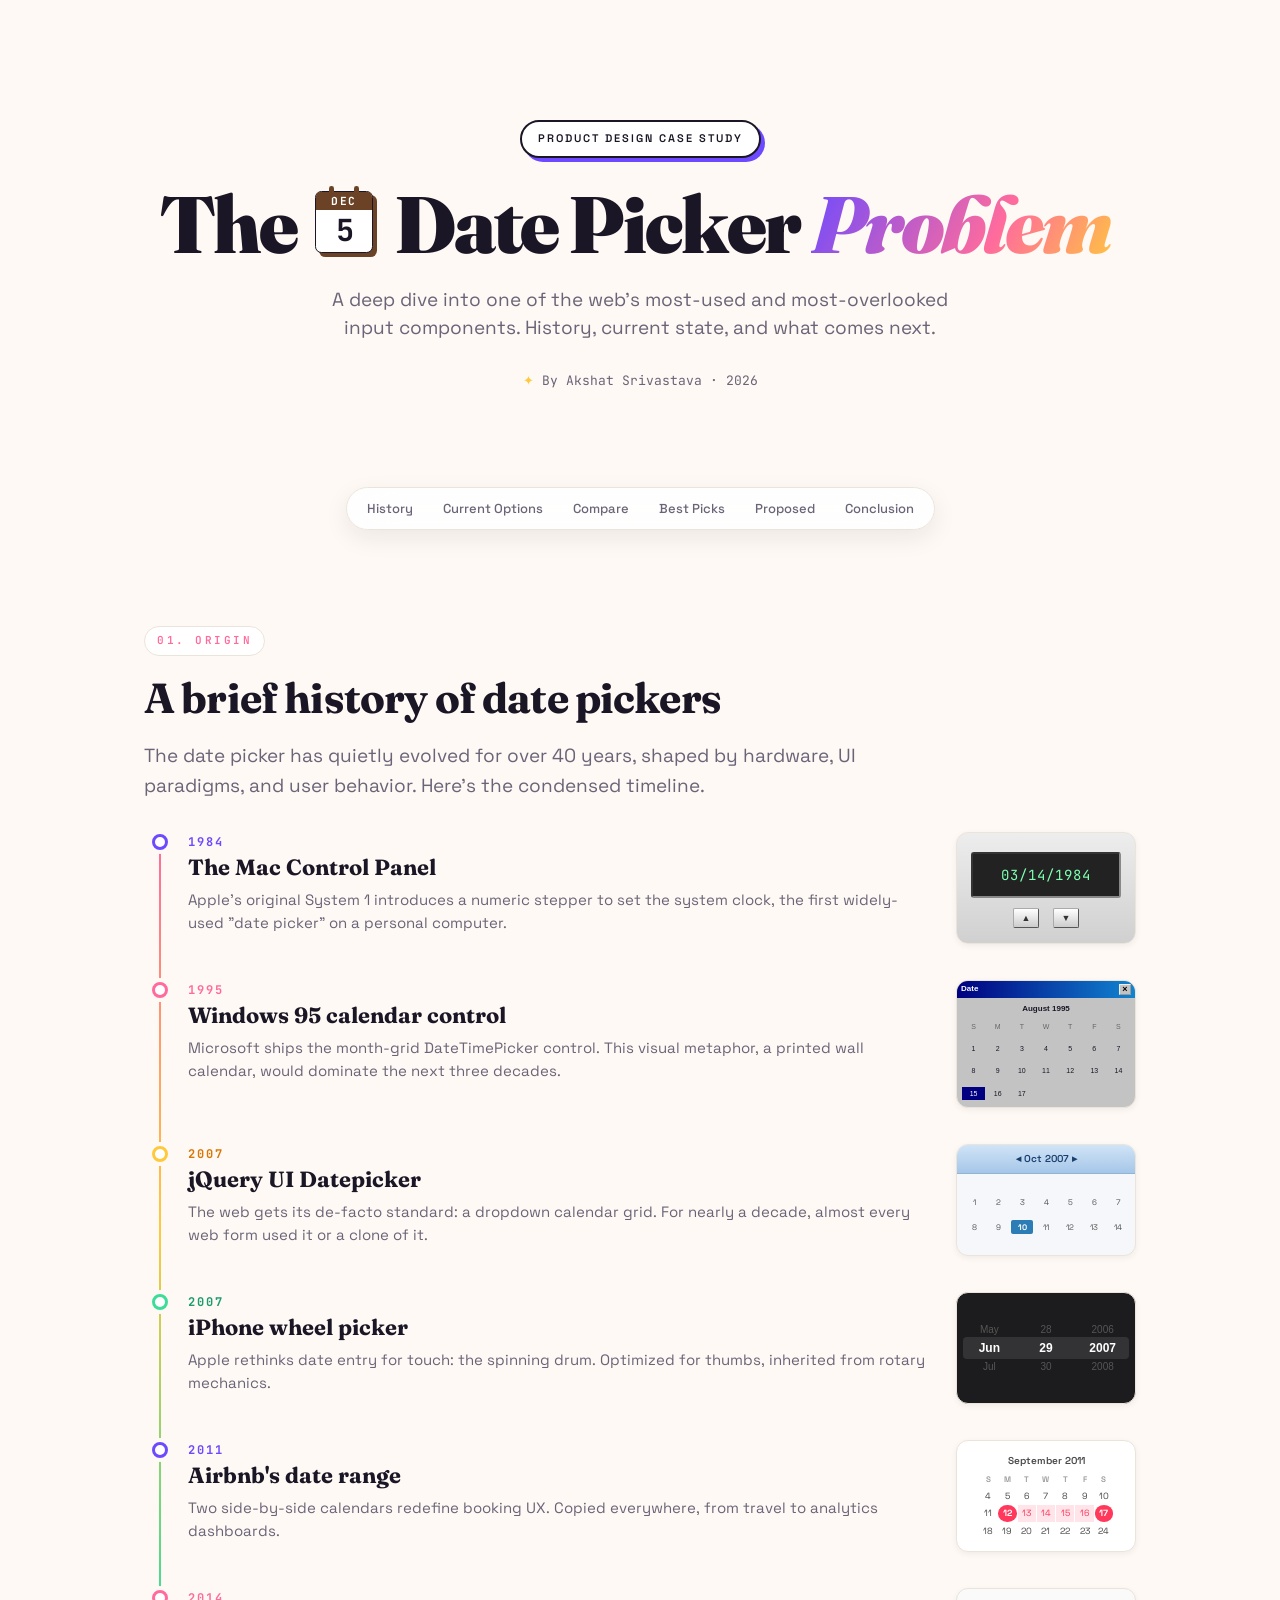
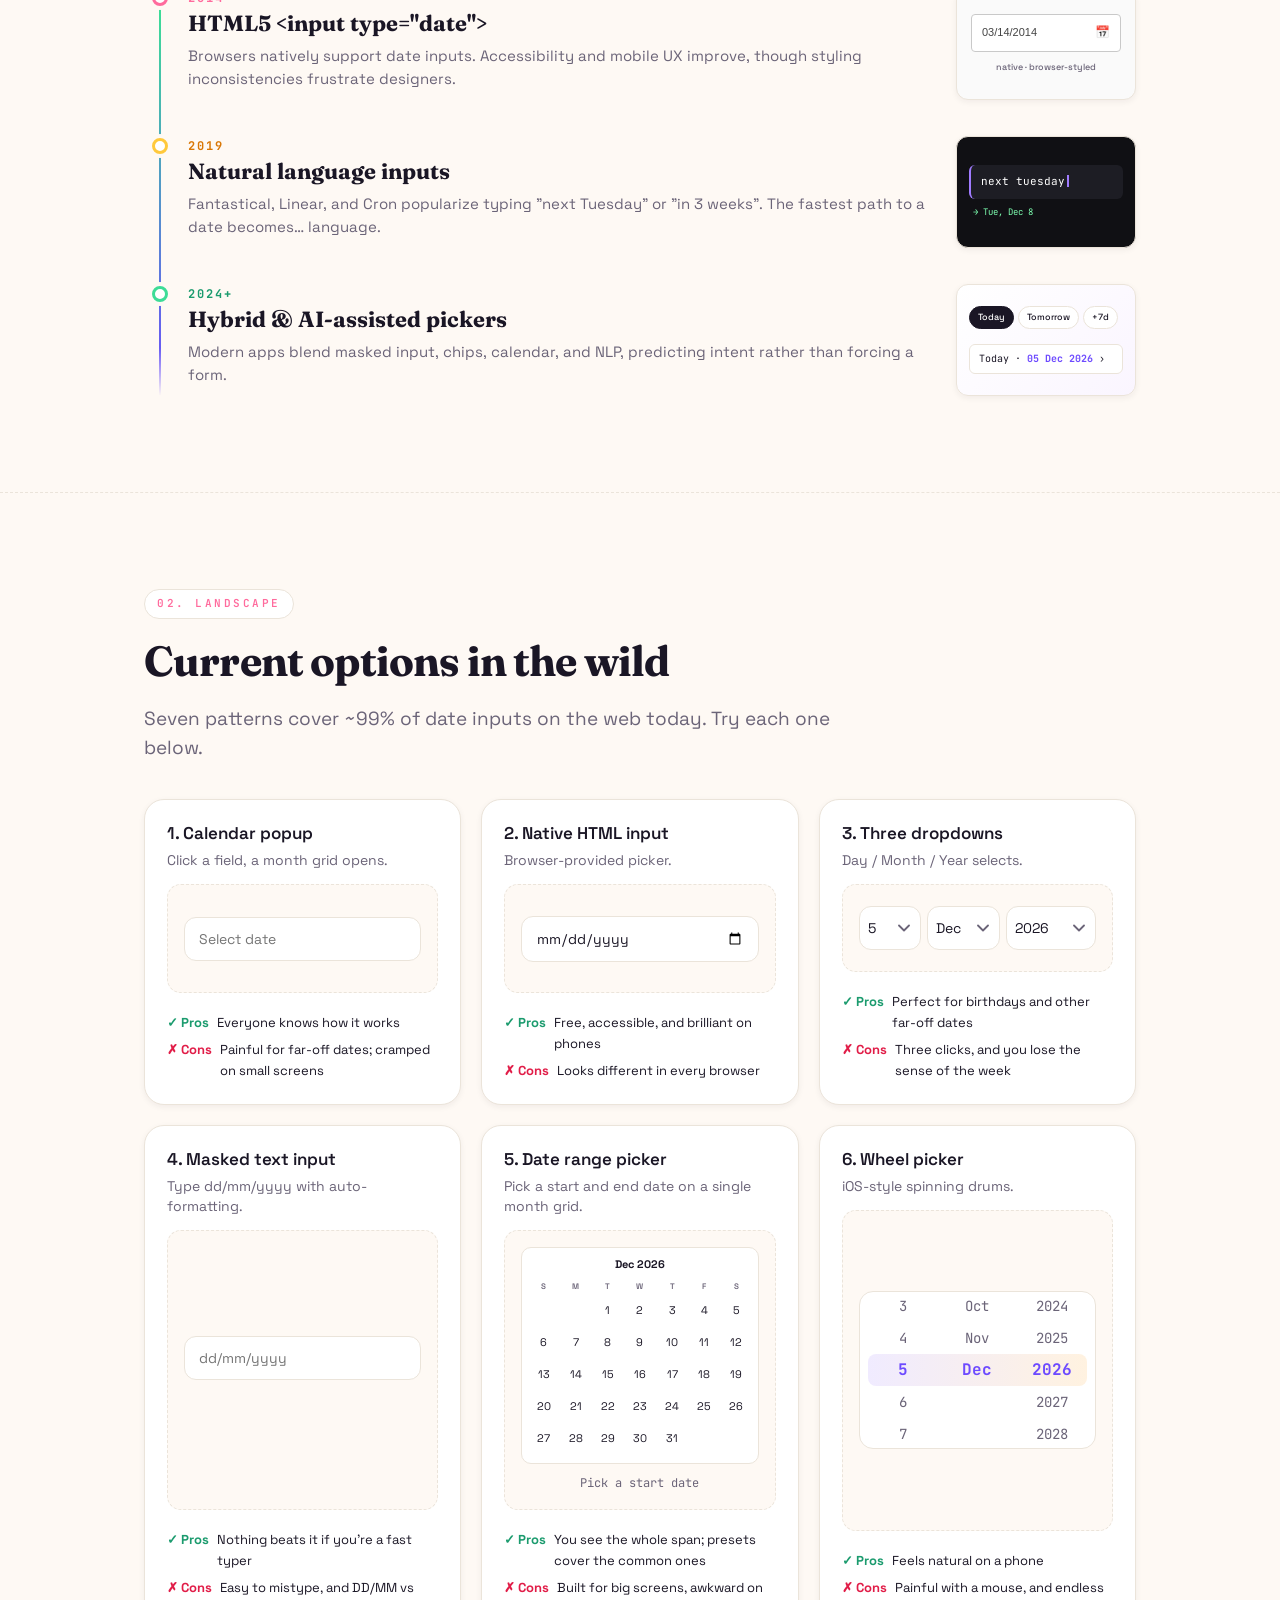
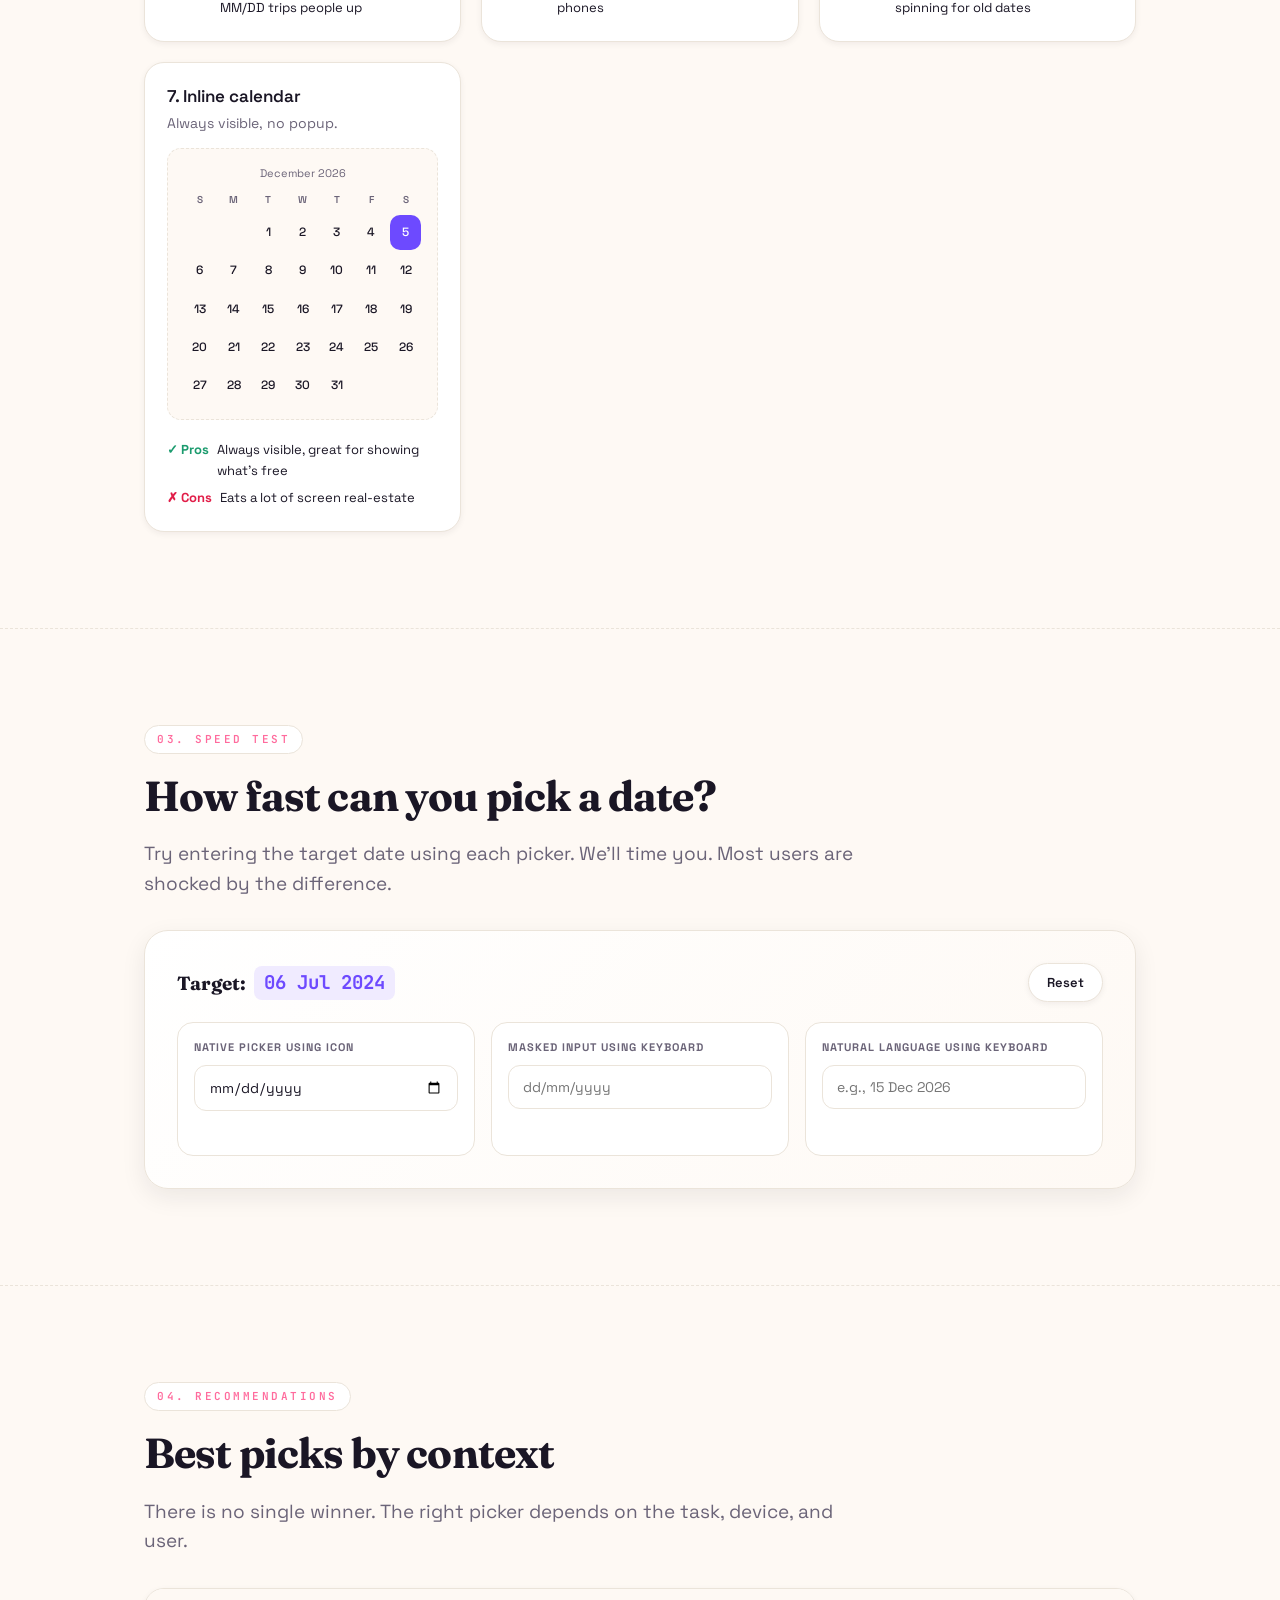
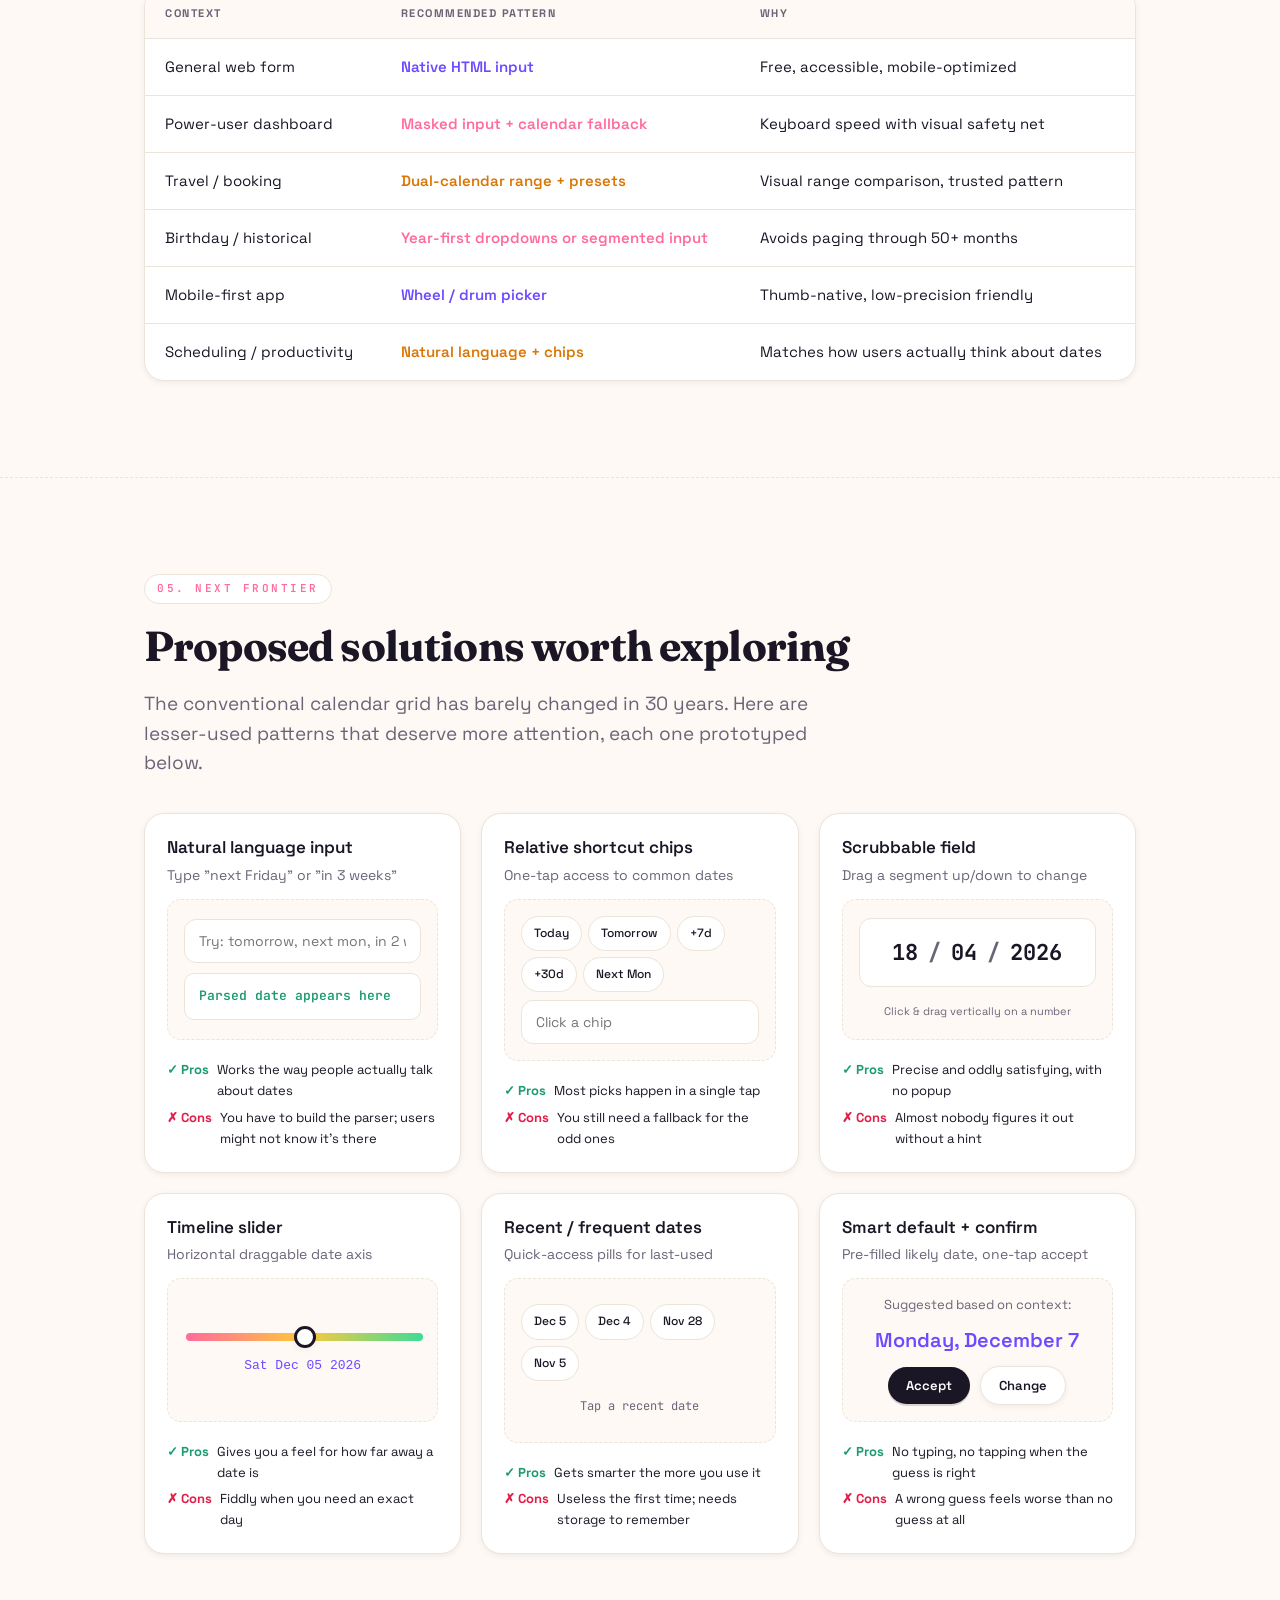
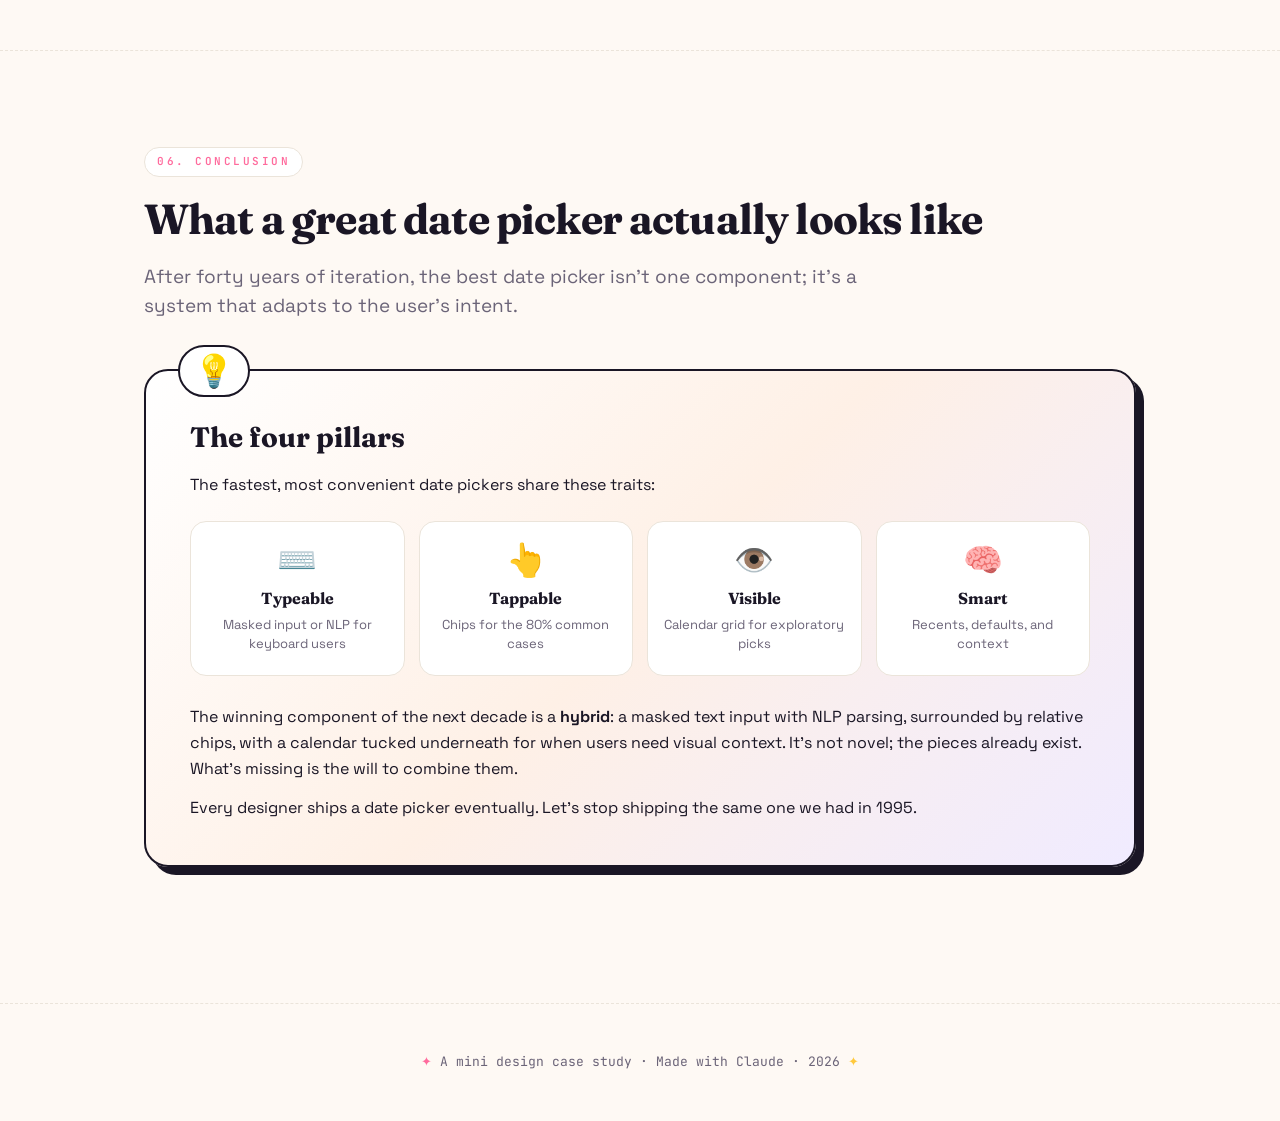
<file: date-picker/index.html>
<!DOCTYPE html>
<html lang="en">
<head>
<meta charset="UTF-8" />
<meta name="viewport" content="width=device-width, initial-scale=1.0" />
<title>The Date Picker Problem, A Product Design Case Study</title>
<link rel="preconnect" href="https://fonts.googleapis.com">
<link rel="preconnect" href="https://fonts.gstatic.com" crossorigin>
<link href="https://fonts.googleapis.com/css2?family=Space+Grotesk:wght@400;500;600;700&family=Fraunces:opsz,wght@9..144,500;9..144,700;9..144,900&family=JetBrains+Mono:wght@400;600&display=swap" rel="stylesheet">
<style>
  :root {
    --bg: #fef9f4;
    --bg-soft: #fff;
    --card: #ffffff;
    --border: #ebe4da;
    --text: #1a1625;
    --muted: #6b6478;
    --accent: #6d4aff;
    --accent-2: #ff6b9d;
    --accent-3: #ffc93c;
    --accent-4: #3ddc97;
    --accent-soft: #f0ebff;
    --good: #1b9b6e;
    --warn: #d97706;
    --bad: #e11d48;
    --shadow-sm: 0 2px 6px rgba(26,22,37,0.06);
    --shadow-md: 0 8px 24px rgba(26,22,37,0.08);
    --shadow-lg: 0 20px 60px rgba(109,74,255,0.18);
  }
  * { box-sizing: border-box; }
  html { scroll-behavior: smooth; }
  html, body { margin: 0; padding: 0; background: var(--bg); color: var(--text); font-family: 'Space Grotesk', -apple-system, BlinkMacSystemFont, sans-serif; line-height: 1.6; -webkit-font-smoothing: antialiased; }
  body::before {
    content: "";
    position: fixed; inset: 0;
    background-image:
      radial-gradient(circle at 15% 10%, rgba(255,107,157,0.12), transparent 40%),
      radial-gradient(circle at 85% 80%, rgba(109,74,255,0.12), transparent 45%),
      radial-gradient(circle at 50% 50%, rgba(255,201,60,0.08), transparent 50%);
    pointer-events: none;
    z-index: -1;
  }
  a { color: var(--accent); }
  .container { max-width: 1040px; margin: 0 auto; padding: 0 24px; width: 100%; }
  code, .mono { font-family: 'JetBrains Mono', ui-monospace, monospace; }

  @keyframes wiggle { 0%,100% { transform: rotate(-2deg); } 50% { transform: rotate(2deg); } }

  /* Hero */
  header.hero {
    position: relative;
    padding: clamp(72px, 12vw, 120px) 0 clamp(56px, 10vw, 96px);
    text-align: center;
  }

  .tag { display: inline-block; padding: 8px 16px; background: white; color: var(--text); border: 2px solid var(--text); border-radius: 999px; font-size: 11px; letter-spacing: 2px; text-transform: uppercase; margin-bottom: 24px; font-weight: 600; box-shadow: 4px 4px 0 var(--accent); transition: transform 0.2s; }
  .tag:hover { transform: rotate(1deg) scale(1.05); }
  h1 {
    font-family: 'Fraunces', serif;
    font-weight: 900;
    font-size: clamp(40px, 7vw, 80px);
    margin: 0 0 20px;
    letter-spacing: -0.03em;
    line-height: 1.05;
    word-wrap: break-word;
  }
  h1 .grad { background: linear-gradient(120deg, var(--accent) 0%, var(--accent-2) 60%, var(--accent-3) 100%); -webkit-background-clip: text; background-clip: text; color: transparent; font-style: italic; display: inline-block; padding-right: 0.12em; }
  h1 .wob { display: inline-flex; flex-direction: column; vertical-align: middle; width: 0.72em; height: 0.78em; position: relative; top: -0.14em; background: white; border: 1.5px solid var(--text); border-radius: 0.08em; font-family: 'JetBrains Mono', monospace; font-style: normal; margin: 0 0.14em 0 0.1em; box-shadow: 0.05em 0.05em 0 #6b4226; }
  h1 .wob::before, h1 .wob::after { content: ''; position: absolute; top: -0.07em; width: 0.06em; height: 0.14em; background: #6b4226; border-radius: 0.03em; z-index: 2; }
  h1 .wob::before { left: 0.16em; }
  h1 .wob::after { right: 0.16em; }
  h1 .wob .hc-m { background: #6b4226; color: white; font-size: 0.14em; text-align: center; padding: 0.34em 0 0.28em; font-weight: 700; letter-spacing: 0.14em; line-height: 1; border-radius: 0.4em 0.4em 0 0; }
  h1 .wob .hc-d { flex: 1; display: flex; align-items: center; justify-content: center; font-size: 0.38em; color: var(--text); font-weight: 700; line-height: 1; padding-bottom: 0.05em; }
  .subtitle { color: var(--muted); font-size: clamp(15px, 1.6vw, 19px); max-width: 640px; margin: 0 auto; line-height: 1.5; }
  .meta { margin-top: 28px; color: var(--muted); font-size: 13px; font-family: 'JetBrains Mono', monospace; }
  .meta::before { content: "✦"; color: var(--accent-3); margin-right: 8px; }

  /* Nav */
  nav.toc { position: sticky; top: 12px; z-index: 100; padding: 0 16px; margin: 0; display: flex; justify-content: center; }
  nav.toc ul {
    list-style: none;
    display: flex;
    align-items: center;
    gap: 2px;
    margin: 0;
    padding: 6px;
    background: rgba(255,255,255,0.85);
    backdrop-filter: blur(20px);
    -webkit-backdrop-filter: blur(20px);
    border: 1px solid var(--border);
    border-radius: 999px;
    box-shadow: var(--shadow-md);
    max-width: 100%;
    overflow-x: auto;
    scrollbar-width: none;
  }
  nav.toc ul::-webkit-scrollbar { display: none; }
  nav.toc li { display: flex; }
  nav.toc a { color: var(--muted); text-decoration: none; font-size: 13px; font-weight: 500; padding: 8px 14px; border-radius: 999px; transition: background 0.2s, color 0.2s; white-space: nowrap; line-height: 1; display: inline-block; }
  nav.toc a:hover { color: var(--text); background: var(--bg); }
  nav.toc a.active { color: white; background: var(--text); }

  /* Sections */
  section { padding: clamp(64px, 9vw, 96px) 0; position: relative; scroll-margin-top: 80px; }
  section + section { border-top: 1px dashed var(--border); }
  section h2 { font-family: 'Fraunces', serif; font-weight: 700; font-size: clamp(26px, 4vw, 42px); margin: 0 0 14px; letter-spacing: -0.02em; line-height: 1.15; }
  section h2 em { font-style: italic; color: var(--accent); }
  section .section-num { color: var(--accent-2); font-size: 11px; font-weight: 600; letter-spacing: 2.5px; text-transform: uppercase; margin-bottom: 18px; display: inline-block; padding: 5px 12px; background: white; border: 1px solid var(--border); border-radius: 999px; font-family: 'JetBrains Mono', monospace; }
  section p { color: var(--text); font-size: 16px; }
  section p.lede { font-size: clamp(16px, 1.8vw, 19px); margin-bottom: 32px; color: var(--muted); max-width: 720px; line-height: 1.55; }

  /* Timeline */
  .timeline { position: relative; margin: 32px 0 0; padding-left: 44px; }
  .timeline::before {
    content: "";
    position: absolute;
    left: 15px;
    top: 10px;
    bottom: 0;
    width: 2px;
    background: linear-gradient(180deg, var(--accent-2), var(--accent-3), var(--accent-4), var(--accent));
    border-radius: 2px;
    -webkit-mask-image: linear-gradient(to bottom, black 0%, black calc(100% - 48px), transparent 100%);
    mask-image: linear-gradient(to bottom, black 0%, black calc(100% - 48px), transparent 100%);
  }
  .tl-item { position: relative; padding: 0 0 36px 0; display: grid; grid-template-columns: minmax(0,1fr) 180px; gap: 28px; align-items: start; }
  .tl-item:last-child { padding-bottom: 0; }
  .tl-content { min-width: 0; }

  /* Timeline visuals */
  .viz { width: 180px; height: 112px; border: 1.5px solid var(--border); border-radius: 12px; background: white; overflow: hidden; box-shadow: var(--shadow-sm); display: flex; flex-direction: column; font-size: 10px; flex-shrink: 0; }

  /* 1984 - Mac stepper */
  .viz-stepper { background: linear-gradient(180deg, #ededed, #d0d0d0); padding: 0; justify-content: center; align-items: stretch; }
  .viz-stepper .bar { background: #222; color: #7dffb0; font-family: 'JetBrains Mono', monospace; padding: 10px; text-align: center; font-size: 14px; letter-spacing: 1px; margin: 14px 14px 10px; border-radius: 3px; border: 2px inset #888; }
  .viz-stepper .btns { display: flex; justify-content: center; gap: 14px; padding-bottom: 10px; }
  .viz-stepper .btns span { width: 26px; height: 20px; background: linear-gradient(180deg, #fff, #ccc); border: 1.5px outset #aaa; display: flex; align-items: center; justify-content: center; font-size: 9px; color: #333; border-radius: 2px; }

  /* 1995 - Win95 */
  .viz-w95 { background: #c3c3c3; font-family: 'Tahoma', sans-serif; height: 128px; }
  .viz-w95 .tb { background: linear-gradient(90deg, #000080 0%, #1084d0 100%); color: white; padding: 2px 4px; display: flex; justify-content: space-between; align-items: center; font-weight: 700; font-size: 8px; }
  .viz-w95 .tb .x { background: #c3c3c3; color: black; width: 12px; height: 11px; display: inline-flex; align-items: center; justify-content: center; border: 1px outset #eee; font-size: 9px; line-height: 1; }
  .viz-w95 .bd { padding: 2px 5px 4px; flex: 1; display: flex; flex-direction: column; gap: 4px; justify-content: center; }
  .viz-w95 .mh { text-align: center; font-size: 8px; font-weight: 700; }
  .viz-w95 .g { display: grid; grid-template-columns: repeat(7, 1fr); column-gap: 1px; row-gap: 9px; font-size: 7px; text-align: center; }
  .viz-w95 .g span { padding: 1px 0; }
  .viz-w95 .g .s { background: #000080; color: white; }
  .viz-w95 .g .d { color: #666; }

  /* 2006 - jQuery UI */
  .viz-jq { background: #f5f7fa; }
  .viz-jq .hd { background: linear-gradient(180deg, #d0e4f7, #a6c6e8); color: #1a3e6e; text-align: center; padding: 6px; font-weight: 600; font-size: 10px; border-bottom: 1px solid #8eb5d8; }
  .viz-jq .g { display: grid; grid-template-columns: repeat(7, 1fr); flex: 1; padding: 6px; column-gap: 2px; row-gap: 10px; font-size: 8px; text-align: center; color: #555; align-content: center; }
  .viz-jq .g span { padding: 1px 0; border-radius: 2px; }
  .viz-jq .g .s { background: #2c7cb5; color: white; font-weight: 700; }

  /* 2007 - iPhone wheel */
  .viz-ios { background: #1c1c1e; color: white; flex-direction: row; padding: 10px 6px; gap: 4px; position: relative; align-items: center; justify-content: center; }
  .viz-ios::after { content: ""; position: absolute; left: 6px; right: 6px; top: 50%; transform: translateY(-50%); height: 22px; background: rgba(255,255,255,0.1); border-radius: 4px; pointer-events: none; }
  .viz-ios .col { flex: 1; text-align: center; font-family: -apple-system, sans-serif; font-size: 10px; display: flex; flex-direction: column; gap: 1px; color: #555; }
  .viz-ios .col .m { color: white; font-weight: 600; font-size: 12px; }

  /* 2011 - Airbnb range */
  .viz-air { padding: 14px 22px; background: white; justify-content: center; align-items: center; }
  .viz-air .mini { border: none; padding: 0; display: flex; flex-direction: column; gap: 3px; min-width: 0; width: 100%; }
  .viz-air .mini .h { text-align: center; font-weight: 600; font-size: 10px; color: #484848; }
  .viz-air .mini .g { display: grid; grid-template-columns: repeat(7, 1fr); gap: 1px; }
  .viz-air .mini .g span { text-align: center; font-size: 9px; padding: 1px 0; color: #484848; }
  .viz-air .mini .g .d { color: #999; font-size: 8px; font-weight: 600; }
  .viz-air .mini .g .s { background: #ff385c; color: white; border-radius: 50%; font-weight: 700; }
  .viz-air .mini .g .r { background: #ffe4e9; color: #ff385c; }

  /* 2014 - HTML5 native */
  .viz-html5 { background: #fafafa; justify-content: center; padding: 18px 14px; gap: 8px; }
  .viz-html5 .inp { border: 1.5px solid #c9c9c9; border-radius: 4px; padding: 8px 10px; font-size: 11px; display: flex; justify-content: space-between; align-items: center; background: white; color: #444; font-family: -apple-system, sans-serif; }
  .viz-html5 .inp .ic { color: #888; font-size: 12px; }
  .viz-html5 .nt { text-align: center; color: var(--muted); font-size: 9px; font-weight: 500; }

  /* 2018 - NL input */
  .viz-nl { background: #101014; color: white; padding: 14px 12px; gap: 6px; justify-content: center; }
  .viz-nl .inp { font-family: 'JetBrains Mono', monospace; font-size: 11px; color: white; padding: 8px 10px; background: #1d1d24; border-radius: 6px; border-left: 2px solid #a07bff; }
  .viz-nl .inp .cu { display: inline-block; width: 2px; height: 12px; background: #a07bff; vertical-align: -2px; margin-left: 2px; animation: nlblink 1s steps(2) infinite; }
  @keyframes nlblink { 50% { opacity: 0; } }
  .viz-nl .sug { font-family: 'JetBrains Mono', monospace; font-size: 9px; color: #7dffb0; padding-left: 4px; }

  /* 2024 - Hybrid */
  .viz-hy { padding: 12px; gap: 7px; justify-content: center; background: linear-gradient(135deg, #fff, #faf5ff); }
  .viz-hy .chips { display: flex; gap: 4px; flex-wrap: wrap; }
  .viz-hy .chips span { font-size: 9px; padding: 3px 8px; border-radius: 999px; border: 1px solid var(--border); background: white; font-weight: 500; }
  .viz-hy .chips span.p { background: var(--text); color: white; border-color: var(--text); }
  .viz-hy .inp { padding: 6px 9px; border: 1.5px solid var(--border); border-radius: 6px; font-size: 10px; background: white; color: var(--text); font-family: 'JetBrains Mono', monospace; }
  .viz-hy .inp b { color: var(--accent); font-weight: 700; }

  @media (max-width: 720px) {
    .tl-item { grid-template-columns: 1fr; gap: 14px; }
  }
  .tl-item::before {
    content: "";
    position: absolute;
    left: -36px;
    top: 2px;
    width: 16px;
    height: 16px;
    border-radius: 50%;
    background: white;
    border: 3px solid var(--accent);
    box-shadow: 0 0 0 4px var(--bg);
    transition: transform 0.3s cubic-bezier(0.34, 1.56, 0.64, 1);
    z-index: 1;
    box-sizing: border-box;
  }
  .tl-item:hover::before { transform: scale(1.2); }
  .tl-item:nth-child(4n+2)::before { border-color: var(--accent-2); }
  .tl-item:nth-child(4n+3)::before { border-color: var(--accent-3); }
  .tl-item:nth-child(4n)::before { border-color: var(--accent-4); }
  .tl-year { color: var(--accent); font-weight: 700; font-size: 12px; letter-spacing: 2px; font-family: 'JetBrains Mono', monospace; line-height: 1; padding-top: 4px; }
  .tl-item:nth-child(4n+2) .tl-year { color: var(--accent-2); }
  .tl-item:nth-child(4n+3) .tl-year { color: var(--warn); }
  .tl-item:nth-child(4n) .tl-year { color: var(--good); }
  .tl-title { font-family: 'Fraunces', serif; font-size: clamp(18px, 2.2vw, 22px); font-weight: 700; margin: 6px 0; line-height: 1.25; }
  .tl-body { color: var(--muted); font-size: 15px; line-height: 1.55; margin: 0; }

  /* Cards */
  .cards { display: grid; grid-template-columns: repeat(auto-fit, minmax(280px, 1fr)); gap: 20px; margin-top: 36px; }
  .card { background: var(--card); border: 1px solid var(--border); border-radius: 20px; padding: 22px; transition: transform 0.3s cubic-bezier(0.34, 1.56, 0.64, 1), box-shadow 0.3s; box-shadow: var(--shadow-sm); position: relative; display: flex; flex-direction: column; }
  .card::after { content: ""; position: absolute; inset: -1px; border-radius: 20px; padding: 2px; background: linear-gradient(135deg, var(--accent-2), var(--accent-3), var(--accent)); -webkit-mask: linear-gradient(#fff 0 0) content-box, linear-gradient(#fff 0 0); -webkit-mask-composite: xor; mask-composite: exclude; opacity: 0; transition: opacity 0.3s; pointer-events: none; }
  .card:hover { transform: translateY(-4px); box-shadow: var(--shadow-lg); z-index: 2; }
  .card:hover::after { opacity: 1; }
  .card:has(.cal.open) { z-index: 10; }
  .card h3 { margin: 0 0 6px; font-size: 17px; font-weight: 600; line-height: 1.3; }
  .card .desc { color: var(--muted); font-size: 14px; margin-bottom: 14px; line-height: 1.45; }
  .demo { background: var(--bg); border: 1.5px dashed var(--border); border-radius: 14px; padding: 16px; margin-bottom: 14px; min-height: 88px; display: flex; flex-direction: column; align-items: stretch; justify-content: center; gap: 10px; flex: 1; }
  .demo > * { width: 100%; }
  .pros-cons { font-size: 13px; }
  .pros-cons .row { display: flex; gap: 8px; margin-top: 6px; align-items: flex-start; }
  .pros-cons .label { font-weight: 700; flex-shrink: 0; white-space: nowrap; }
  .pros-cons .pros .label { color: var(--good); }
  .pros-cons .pros .label::before { content: "✓ "; }
  .pros-cons .cons .label { color: var(--bad); }
  .pros-cons .cons .label::before { content: "✗ "; }

  /* Inputs */
  input, select, button, textarea { font-family: inherit; }
  .di {
    background: white;
    border: 1.5px solid var(--border);
    color: var(--text);
    padding: 12px 14px;
    border-radius: 12px;
    font-size: 14px;
    outline: none;
    transition: all 0.2s;
    width: 100%;
    font-family: inherit;
  }
  .di:focus { border-color: var(--accent); box-shadow: 0 0 0 4px var(--accent-soft); }
  .native-date { caret-color: transparent; }
  .native-date::-webkit-calendar-picker-indicator { cursor: pointer; }
  select.di {
    appearance: none;
    -webkit-appearance: none;
    -moz-appearance: none;
    background-image: url("data:image/svg+xml;utf8,<svg xmlns='http://www.w3.org/2000/svg' width='12' height='8' viewBox='0 0 12 8' fill='none'><path d='M1 1.5L6 6.5L11 1.5' stroke='%236b6478' stroke-width='1.8' stroke-linecap='round' stroke-linejoin='round'/></svg>");
    background-repeat: no-repeat;
    background-position: right 10px center;
    padding-right: 28px;
    cursor: pointer;
  }
  .di-row { display: flex; gap: 6px; }
  .di-row .di { flex: 1 1 0; min-width: 0; padding: 12px 8px; }
  .di-row #ddDay { flex: 0.8; }
  .di-row #ddYear { flex: 1.3; }
  .btn {
    background: var(--text); color: white; border: none;
    padding: 10px 18px; border-radius: 999px;
    font-size: 13px; font-weight: 600; cursor: pointer;
    transition: transform 0.15s cubic-bezier(0.34, 1.56, 0.64, 1), box-shadow 0.15s;
    box-shadow: 0 2px 0 rgba(0,0,0,0.15);
  }
  .btn:hover { transform: translateY(-2px); box-shadow: 0 4px 0 rgba(0,0,0,0.15); }
  .btn:active { transform: translateY(0); box-shadow: 0 1px 0 rgba(0,0,0,0.15); }
  .btn.ghost { background: white; border: 1.5px solid var(--border); color: var(--text); box-shadow: var(--shadow-sm); }
  .btn.ghost:hover { border-color: var(--text); }
  .chips { display: flex; flex-wrap: wrap; gap: 6px; margin-bottom: 8px; }
  #recentChips { margin-bottom: 16px; }
  .chip {
    background: white; border: 1.5px solid var(--border); color: var(--text);
    padding: 7px 12px; border-radius: 999px; font-size: 12px;
    font-weight: 500; cursor: pointer; transition: all 0.2s;
  }
  .chip:hover { background: var(--text); color: white; border-color: var(--text); transform: translateY(-1px); }
  .chip:nth-child(1):hover { background: var(--accent); border-color: var(--accent); }
  .chip:nth-child(2):hover { background: var(--accent-2); border-color: var(--accent-2); }
  .chip:nth-child(3):hover { background: var(--accent-3); border-color: var(--accent-3); color: var(--text); }
  .chip:nth-child(4):hover { background: var(--accent-4); border-color: var(--accent-4); }
  .chip.selected { background: var(--text); color: white; border-color: var(--text); }
  .chip:nth-child(1).selected { background: var(--accent); border-color: var(--accent); color: white; }
  .chip:nth-child(2).selected { background: var(--accent-2); border-color: var(--accent-2); color: white; }
  .chip:nth-child(3).selected { background: var(--accent-3); border-color: var(--accent-3); color: var(--text); }
  .chip:nth-child(4).selected { background: var(--accent-4); border-color: var(--accent-4); color: white; }

  /* Range picker */
  .range { width: 100%; display: flex; flex-direction: column; gap: 10px; }
  .range-months { display: grid; grid-template-columns: 1fr; gap: 10px; }
  .range-month { background: white; border: 1.5px solid var(--border); border-radius: 10px; padding: 8px 6px; }
  .range-month .rh { text-align: center; font-size: 11px; font-weight: 700; margin-bottom: 4px; }
  .range-grid { display: grid; grid-template-columns: repeat(7, 1fr); gap: 1px; }
  .range-grid .dow { text-align: center; font-size: 8px; color: var(--muted); font-weight: 600; padding: 2px 0; }
  .range-grid .d { aspect-ratio: 1; display: flex; align-items: center; justify-content: center; font-size: 11px; border-radius: 50%; cursor: pointer; transition: background 0.12s; }
  .range-grid .d:hover:not(.mute):not(.start):not(.end) { background: var(--accent-soft); border-radius: 8px; }
  .range-grid .mute { visibility: hidden; }
  .range-grid .in-range { background: var(--accent-soft); border-radius: 0; color: var(--accent); }
  .range-grid .start, .range-grid .end { background: var(--accent); color: white; font-weight: 700; }
  .range-grid .start { border-radius: 8px 0 0 8px; }
  .range-grid .end { border-radius: 0 8px 8px 0; }
  .range-grid .start.end { border-radius: 8px 0 0 8px; }
  .range-readout { text-align: center; font-size: 12px; color: var(--muted); font-family: 'JetBrains Mono', monospace; }
  .range-readout b { color: var(--text); font-weight: 600; }
  @media (max-width: 480px) {
    .range-months { grid-template-columns: 1fr; }
  }

  /* Calendar popup demo */
  .cal-wrap { position: relative; width: 100%; }
  .cal {
    position: absolute;
    top: 52px;
    left: 0;
    right: 0;
    background: white;
    border: 1.5px solid var(--border);
    border-radius: 16px;
    padding: 14px;
    display: none;
    z-index: 10;
    box-shadow: var(--shadow-lg);
  }
  .cal.open { display: block; animation: popIn 0.2s cubic-bezier(0.34, 1.56, 0.64, 1); }
  @keyframes popIn { from { opacity: 0; transform: translateY(-6px) scale(0.96); } to { opacity: 1; transform: translateY(0) scale(1); } }
  .cal-head { display: flex; justify-content: space-between; align-items: center; margin-bottom: 12px; font-size: 13px; font-weight: 600; }
  .cal-head button { background: var(--bg); border: none; color: var(--text); cursor: pointer; font-size: 14px; padding: 4px 10px; border-radius: 8px; transition: background 0.15s; }
  .cal-head button:hover { background: var(--accent-soft); color: var(--accent); }
  .cal-grid { display: grid; grid-template-columns: repeat(7, 1fr); gap: 3px; }
  .cal-grid .dow { color: var(--muted); font-size: 10px; text-align: center; padding: 4px 0; font-weight: 600; text-transform: uppercase; }
  .cal-grid .day { text-align: center; padding: 8px 0; border-radius: 10px; cursor: pointer; font-size: 12px; font-weight: 500; transition: all 0.15s; }
  .cal-grid .day:hover { background: var(--accent-soft); color: var(--accent); transform: scale(1.05); }
  .cal-grid .day.selected { background: var(--accent); color: white; }
  .cal-grid .day.mute { color: var(--muted); opacity: 0.3; }

  /* Speed test */
  .speed-test {
    background: linear-gradient(135deg, #fff, #fef9f4);
    border: 1.5px solid var(--border);
    border-radius: 24px;
    padding: 32px;
    margin-top: 32px;
    box-shadow: var(--shadow-md);
  }
  .speed-test h3 { margin-top: 0; font-family: 'Fraunces', serif; }
  .speed-grid { display: grid; grid-template-columns: repeat(auto-fit, minmax(240px, 1fr)); gap: 16px; margin-top: 20px; }
  .speed-slot { background: white; border: 1.5px solid var(--border); border-radius: 16px; padding: 16px; transition: transform 0.2s; }
  .speed-slot:hover { transform: translateY(-3px); }
  .speed-slot .label { font-size: 11px; color: var(--muted); margin-bottom: 8px; text-transform: uppercase; letter-spacing: 1px; font-weight: 700; }
  .speed-slot .result { font-size: 13px; color: var(--good); margin-top: 10px; min-height: 18px; font-family: 'JetBrains Mono', monospace; font-weight: 600; }
  .target-date { font-family: 'JetBrains Mono', monospace; color: var(--accent); font-weight: 700; background: var(--accent-soft); padding: 2px 10px; border-radius: 8px; }

  /* Wheel picker */
  .wheel { display: flex; gap: 4px; background: white; border-radius: 14px; padding: 8px; border: 1.5px solid var(--border); position: relative; width: 100%; overflow: hidden; }
  .wheel::before { content: ""; position: absolute; left: 8px; right: 8px; top: 50%; transform: translateY(-50%); height: 32px; background: linear-gradient(90deg, var(--accent-soft), #fff2e0); border-radius: 8px; pointer-events: none; z-index: 0; }
  .wheel-col { flex: 1; height: 140px; overflow-y: scroll; scroll-snap-type: y mandatory; scrollbar-width: none; text-align: center; position: relative; z-index: 1; padding: 54px 0; }
  .wheel-col::-webkit-scrollbar { display: none; }
  .wheel-col .item { scroll-snap-align: center; height: 32px; line-height: 32px; font-size: 14px; color: var(--muted); transition: all 0.2s; font-family: 'JetBrains Mono', monospace; }
  .wheel-col .item.active { color: var(--accent); font-weight: 700; font-size: 16px; }

  /* NL demo */
  .nl-result { margin-top: 10px; padding: 12px 14px; background: white; border: 1.5px solid var(--border); border-radius: 10px; font-family: 'JetBrains Mono', monospace; font-size: 13px; min-height: 42px; color: var(--good); font-weight: 600; }
  .nl-result.err { color: var(--bad); }

  /* Scrubber */
  .scrub { display: flex; gap: 2px; align-items: center; font-family: 'JetBrains Mono', monospace; font-size: 22px; font-weight: 700; background: white; padding: 12px 16px; border-radius: 12px; border: 1.5px solid var(--border); justify-content: center; touch-action: none; }
  .scrub-num { cursor: ns-resize; padding: 4px 8px; border-radius: 8px; user-select: none; transition: all 0.15s; }
  .scrub-num:hover, .scrub-num.dragging { background: var(--accent-soft); color: var(--accent); transform: scale(1.1); }
  .scrub-sep { color: var(--muted); }

  /* Slider */
  input[type="range"] { -webkit-appearance: none; appearance: none; height: 8px; background: linear-gradient(90deg, var(--accent-2), var(--accent-3), var(--accent-4)); border-radius: 999px; outline: none; }
  input[type="range"]::-webkit-slider-thumb { -webkit-appearance: none; width: 22px; height: 22px; border-radius: 50%; background: white; border: 3px solid var(--text); cursor: grab; box-shadow: var(--shadow-sm); transition: transform 0.15s; }
  input[type="range"]::-webkit-slider-thumb:hover { transform: scale(1.15); }
  input[type="range"]::-moz-range-thumb { width: 22px; height: 22px; border-radius: 50%; background: white; border: 3px solid var(--text); cursor: grab; }

  /* Best picks table */
  .table-wrap { background: white; border: 1.5px solid var(--border); border-radius: 20px; overflow: hidden; box-shadow: var(--shadow-sm); margin-top: 24px; }
  table { width: 100%; border-collapse: collapse; font-size: 15px; }
  th, td { text-align: left; padding: 16px 20px; border-bottom: 1px solid var(--border); }
  tr:last-child td { border-bottom: none; }
  th { color: var(--muted); font-weight: 700; font-size: 11px; letter-spacing: 1.5px; text-transform: uppercase; background: var(--bg); }
  td strong { color: var(--accent); font-weight: 600; }
  tr:nth-child(even) td strong { color: var(--accent-2); }
  tr:nth-child(3n) td strong { color: var(--warn); }
  tr:hover { background: var(--bg); }

  /* Conclusion */
  .conclusion {
    background: linear-gradient(135deg, #fff 0%, #fef0e6 50%, #f0ebff 100%);
    border: 2px solid var(--text);
    border-radius: 24px;
    padding: clamp(28px, 4vw, 44px);
    margin-top: 48px;
    box-shadow: 8px 8px 0 var(--text);
    position: relative;
  }
  .conclusion::before { content: "💡"; position: absolute; top: -26px; left: 32px; font-size: 32px; line-height: 1; background: white; padding: 8px 14px; border-radius: 999px; border: 2px solid var(--text); }
  .conclusion h3 { margin: 0 0 12px; font-family: 'Fraunces', serif; font-size: clamp(22px, 3vw, 28px); font-weight: 700; }
  .conclusion p { margin: 0 0 14px; }
  .conclusion p:last-child { margin-bottom: 0; }
  .pillars { display: grid; grid-template-columns: repeat(auto-fit, minmax(180px, 1fr)); gap: 14px; margin: 24px 0; }
  .pillar { text-align: center; padding: 22px 16px; background: white; border-radius: 16px; border: 1.5px solid var(--border); transition: transform 0.2s cubic-bezier(0.34, 1.56, 0.64, 1); }
  .pillar:hover { transform: translateY(-4px); }
  .pillar .icon { font-size: 32px; margin-bottom: 10px; display: inline-block; animation: wiggle 4s ease-in-out infinite; line-height: 1; }
  .pillar:nth-child(2) .icon { animation-delay: 0.5s; }
  .pillar:nth-child(3) .icon { animation-delay: 1s; }
  .pillar:nth-child(4) .icon { animation-delay: 1.5s; }
  .pillar .title { font-weight: 700; margin-bottom: 4px; font-family: 'Fraunces', serif; font-size: 16px; }
  .pillar .desc { color: var(--muted); font-size: 13px; line-height: 1.45; }

  /* Speed test header */
  .speed-head { display: flex; justify-content: space-between; align-items: center; gap: 12px; flex-wrap: wrap; margin: 0; }
  .speed-head h3 { margin: 0; font-size: clamp(16px, 2vw, 19px); display: inline-flex; align-items: center; gap: 8px; flex-wrap: wrap; }

  footer { padding: 48px 24px; text-align: center; color: var(--muted); font-size: 13px; font-family: 'JetBrains Mono', monospace; border-top: 1px dashed var(--border); margin-top: 40px; }
  footer::before { content: "✦ "; color: var(--accent-2); }
  footer::after { content: " ✦"; color: var(--accent-3); }

  @media (max-width: 720px) {
    .container { padding: 0 20px; }
    .speed-test { padding: 22px; border-radius: 20px; }
    .conclusion { margin-top: 40px; }
    .di-row { flex-wrap: wrap; gap: 6px; }
    .di-row .di { flex: 1 1 calc(33% - 6px); min-width: 0; padding: 10px 10px; font-size: 13px; }
    table { font-size: 13px; }
    th, td { padding: 12px 14px; }
  }
  @media (max-width: 480px) {
    .container { padding: 0 16px; }
    .tag { font-size: 10px; padding: 6px 12px; margin-bottom: 20px; }
    .card { padding: 20px; border-radius: 18px; }
    .demo { padding: 14px; min-height: 76px; }
    .speed-test { padding: 18px; }
    .conclusion::before { left: 20px; font-size: 26px; padding: 6px 12px; }
    th, td { padding: 10px 12px; }
    th { font-size: 10px; }
    nav.toc a { padding: 7px 11px; font-size: 12px; }
    footer { padding: 36px 20px; }
  }
  @media (hover: none) {
    .card:hover { transform: none; }
    .pillar:hover { transform: none; }
    .speed-slot:hover { transform: none; }
    .tag:hover { transform: none; }
  }
</style>
</head>
<body>

<header class="hero">
  <div class="container">
    <span class="tag">Product Design Case Study</span>
    <h1>The <span class="wob" id="heroCal"><span class="hc-m"></span><span class="hc-d"></span></span> Date Picker <span class="grad">Problem</span></h1>
    <p class="subtitle">A deep dive into one of the web's most-used and most-overlooked input components. History, current state, and what comes next.</p>
    <div class="meta">By Akshat Srivastava · 2026</div>
  </div>
</header>

<nav class="toc">
  <ul>
    <li><a href="#history">History</a></li>
    <li><a href="#current">Current Options</a></li>
    <li><a href="#compare">Compare</a></li>
    <li><a href="#best">Best Picks</a></li>
    <li><a href="#proposed">Proposed</a></li>
    <li><a href="#conclusion">Conclusion</a></li>
  </ul>
</nav>

<section id="history">
  <div class="container">
    <span class="section-num">01. Origin</span>
    <h2>A brief history of date pickers</h2>
    <p class="lede">The date picker has quietly evolved for over 40 years, shaped by hardware, UI paradigms, and user behavior. Here's the condensed timeline.</p>

    <div class="timeline">
      <div class="tl-item">
        <div class="tl-content">
          <div class="tl-year">1984</div>
          <div class="tl-title">The Mac Control Panel</div>
          <div class="tl-body">Apple's original System 1 introduces a numeric stepper to set the system clock, the first widely-used "date picker" on a personal computer.</div>
        </div>
        <div class="viz viz-stepper">
          <div class="bar">03/14/1984</div>
          <div class="btns"><span>▲</span><span>▼</span></div>
        </div>
      </div>
      <div class="tl-item">
        <div class="tl-content">
          <div class="tl-year">1995</div>
          <div class="tl-title">Windows 95 calendar control</div>
          <div class="tl-body">Microsoft ships the month-grid DateTimePicker control. This visual metaphor, a printed wall calendar, would dominate the next three decades.</div>
        </div>
        <div class="viz viz-w95">
          <div class="tb"><span>Date</span><span class="x">×</span></div>
          <div class="bd">
            <div class="mh">August 1995</div>
            <div class="g"><span class="d">S</span><span class="d">M</span><span class="d">T</span><span class="d">W</span><span class="d">T</span><span class="d">F</span><span class="d">S</span><span>1</span><span>2</span><span>3</span><span>4</span><span>5</span><span>6</span><span>7</span><span>8</span><span>9</span><span>10</span><span>11</span><span>12</span><span>13</span><span>14</span><span class="s">15</span><span>16</span><span>17</span></div>
          </div>
        </div>
      </div>
      <div class="tl-item">
        <div class="tl-content">
          <div class="tl-year">2007</div>
          <div class="tl-title">jQuery UI Datepicker</div>
          <div class="tl-body">The web gets its de-facto standard: a dropdown calendar grid. For nearly a decade, almost every web form used it or a clone of it.</div>
        </div>
        <div class="viz viz-jq">
          <div class="hd">◂ Oct 2007 ▸</div>
          <div class="g"><span>1</span><span>2</span><span>3</span><span>4</span><span>5</span><span>6</span><span>7</span><span>8</span><span>9</span><span class="s">10</span><span>11</span><span>12</span><span>13</span><span>14</span></div>
        </div>
      </div>
      <div class="tl-item">
        <div class="tl-content">
          <div class="tl-year">2007</div>
          <div class="tl-title">iPhone wheel picker</div>
          <div class="tl-body">Apple rethinks date entry for touch: the spinning drum. Optimized for thumbs, inherited from rotary mechanics.</div>
        </div>
        <div class="viz viz-ios">
          <div class="col"><span>May</span><span class="m">Jun</span><span>Jul</span></div>
          <div class="col"><span>28</span><span class="m">29</span><span>30</span></div>
          <div class="col"><span>2006</span><span class="m">2007</span><span>2008</span></div>
        </div>
      </div>
      <div class="tl-item">
        <div class="tl-content">
          <div class="tl-year">2011</div>
          <div class="tl-title">Airbnb's date range</div>
          <div class="tl-body">Two side-by-side calendars redefine booking UX. Copied everywhere, from travel to analytics dashboards.</div>
        </div>
        <div class="viz viz-air">
          <div class="mini">
            <div class="h">September 2011</div>
            <div class="g"><span class="d">S</span><span class="d">M</span><span class="d">T</span><span class="d">W</span><span class="d">T</span><span class="d">F</span><span class="d">S</span><span>4</span><span>5</span><span>6</span><span>7</span><span>8</span><span>9</span><span>10</span><span>11</span><span class="s">12</span><span class="r">13</span><span class="r">14</span><span class="r">15</span><span class="r">16</span><span class="s">17</span><span>18</span><span>19</span><span>20</span><span>21</span><span>22</span><span>23</span><span>24</span></div>
          </div>
        </div>
      </div>
      <div class="tl-item">
        <div class="tl-content">
          <div class="tl-year">2014</div>
          <div class="tl-title">HTML5 &lt;input type="date"&gt;</div>
          <div class="tl-body">Browsers natively support date inputs. Accessibility and mobile UX improve, though styling inconsistencies frustrate designers.</div>
        </div>
        <div class="viz viz-html5">
          <div class="inp"><span>03/14/2014</span><span class="ic">📅</span></div>
          <div class="nt">native · browser-styled</div>
        </div>
      </div>
      <div class="tl-item">
        <div class="tl-content">
          <div class="tl-year">2019</div>
          <div class="tl-title">Natural language inputs</div>
          <div class="tl-body">Fantastical, Linear, and Cron popularize typing "next Tuesday" or "in 3 weeks". The fastest path to a date becomes… language.</div>
        </div>
        <div class="viz viz-nl">
          <div class="inp">next tuesday<span class="cu"></span></div>
          <div class="sug" id="vizNlSug">→ </div>
        </div>
      </div>
      <div class="tl-item">
        <div class="tl-content">
          <div class="tl-year">2024+</div>
          <div class="tl-title">Hybrid & AI-assisted pickers</div>
          <div class="tl-body">Modern apps blend masked input, chips, calendar, and NLP, predicting intent rather than forcing a form.</div>
        </div>
        <div class="viz viz-hy">
          <div class="chips"><span class="p">Today</span><span>Tomorrow</span><span>+7d</span></div>
          <div class="inp" id="vizHyInp">Today · <b></b> ›</div>
        </div>
      </div>
    </div>
  </div>
</section>

<section id="current">
  <div class="container">
    <span class="section-num">02. Landscape</span>
    <h2>Current options in the wild</h2>
    <p class="lede">Seven patterns cover ~99% of date inputs on the web today. Try each one below.</p>

    <div class="cards">

      <div class="card">
        <h3>1. Calendar popup</h3>
        <div class="desc">Click a field, a month grid opens.</div>
        <div class="demo">
          <div class="cal-wrap" id="calDemo">
            <input type="text" class="di" readonly placeholder="Select date" id="calInput" />
            <div class="cal" id="calPopup"></div>
          </div>
        </div>
        <div class="pros-cons">
          <div class="row pros"><span class="label">Pros</span><span>Everyone knows how it works</span></div>
          <div class="row cons"><span class="label">Cons</span><span>Painful for far-off dates; cramped on small screens</span></div>
        </div>
      </div>

      <div class="card">
        <h3>2. Native HTML input</h3>
        <div class="desc">Browser-provided picker.</div>
        <div class="demo">
          <input type="date" class="di native-date" id="nativeDateDemo" onkeydown="event.preventDefault()" onpaste="event.preventDefault()" />
        </div>
        <div class="pros-cons">
          <div class="row pros"><span class="label">Pros</span><span>Free, accessible, and brilliant on phones</span></div>
          <div class="row cons"><span class="label">Cons</span><span>Looks different in every browser</span></div>
        </div>
      </div>

      <div class="card">
        <h3>3. Three dropdowns</h3>
        <div class="desc">Day / Month / Year selects.</div>
        <div class="demo">
          <div class="di-row">
            <select class="di" id="ddDay"></select>
            <select class="di" id="ddMonth"></select>
            <select class="di" id="ddYear"></select>
          </div>
        </div>
        <div class="pros-cons">
          <div class="row pros"><span class="label">Pros</span><span>Perfect for birthdays and other far-off dates</span></div>
          <div class="row cons"><span class="label">Cons</span><span>Three clicks, and you lose the sense of the week</span></div>
        </div>
      </div>

      <div class="card">
        <h3>4. Masked text input</h3>
        <div class="desc">Type dd/mm/yyyy with auto-formatting.</div>
        <div class="demo">
          <input type="text" class="di" placeholder="dd/mm/yyyy" id="maskInput" maxlength="10" />
          <div id="maskErr" style="font-size:12px;color:var(--bad);min-height:16px;margin-top:-2px;"></div>
        </div>
        <div class="pros-cons">
          <div class="row pros"><span class="label">Pros</span><span>Nothing beats it if you're a fast typer</span></div>
          <div class="row cons"><span class="label">Cons</span><span>Easy to mistype, and DD/MM vs MM/DD trips people up</span></div>
        </div>
      </div>

      <div class="card">
        <h3>5. Date range picker</h3>
        <div class="desc">Pick a start and end date on a single month grid.</div>
        <div class="demo">
          <div class="range" id="rangeDemo">
            <div class="range-months"></div>
            <div class="range-readout" id="rangeReadout">Pick a start date</div>
          </div>
        </div>
        <div class="pros-cons">
          <div class="row pros"><span class="label">Pros</span><span>You see the whole span; presets cover the common ones</span></div>
          <div class="row cons"><span class="label">Cons</span><span>Built for big screens, awkward on phones</span></div>
        </div>
      </div>

      <div class="card">
        <h3>6. Wheel picker</h3>
        <div class="desc">iOS-style spinning drums.</div>
        <div class="demo">
          <div class="wheel" id="wheelDemo">
            <div class="wheel-col" id="wheelDay"></div>
            <div class="wheel-col" id="wheelMonth"></div>
            <div class="wheel-col" id="wheelYear"></div>
          </div>
        </div>
        <div class="pros-cons">
          <div class="row pros"><span class="label">Pros</span><span>Feels natural on a phone</span></div>
          <div class="row cons"><span class="label">Cons</span><span>Painful with a mouse, and endless spinning for old dates</span></div>
        </div>
      </div>

      <div class="card">
        <h3>7. Inline calendar</h3>
        <div class="desc">Always visible, no popup.</div>
        <div class="demo">
          <div id="inlineCal" style="width:100%"></div>
        </div>
        <div class="pros-cons">
          <div class="row pros"><span class="label">Pros</span><span>Always visible, great for showing what's free</span></div>
          <div class="row cons"><span class="label">Cons</span><span>Eats a lot of screen real-estate</span></div>
        </div>
      </div>

    </div>
  </div>
</section>

<section id="compare">
  <div class="container">
    <span class="section-num">03. Speed Test</span>
    <h2>How fast can you pick a date?</h2>
    <p class="lede">Try entering the target date using each picker. We'll time you. Most users are shocked by the difference.</p>

    <div class="speed-test">
      <div class="speed-head">
        <h3>Target: <span class="target-date" id="targetDate"></span></h3>
        <button class="btn ghost" onclick="resetSpeedTest()">Reset</button>
      </div>
      <div class="speed-grid">
        <div class="speed-slot">
          <div class="label">Native picker using icon</div>
          <input type="date" class="di speed-in" data-mode="native" onkeydown="event.preventDefault()" onpaste="event.preventDefault()" />
          <div class="result" data-result="native"></div>
        </div>
        <div class="speed-slot">
          <div class="label">Masked input using keyboard</div>
          <input type="text" class="di speed-in" data-mode="mask" placeholder="dd/mm/yyyy" maxlength="10" />
          <div class="result" data-result="mask"></div>
        </div>
        <div class="speed-slot">
          <div class="label">Natural language using keyboard</div>
          <input type="text" class="di speed-in" data-mode="nl" placeholder="e.g., 15 Dec 2026" />
          <div class="result" data-result="nl"></div>
        </div>
      </div>
    </div>
  </div>
</section>

<section id="best">
  <div class="container">
    <span class="section-num">04. Recommendations</span>
    <h2>Best picks by context</h2>
    <p class="lede">There is no single winner. The right picker depends on the task, device, and user.</p>

    <div class="table-wrap">
      <table>
        <thead>
          <tr><th>Context</th><th>Recommended pattern</th><th>Why</th></tr>
        </thead>
        <tbody>
          <tr><td>General web form</td><td><strong>Native HTML input</strong></td><td>Free, accessible, mobile-optimized</td></tr>
          <tr><td>Power-user dashboard</td><td><strong>Masked input + calendar fallback</strong></td><td>Keyboard speed with visual safety net</td></tr>
          <tr><td>Travel / booking</td><td><strong>Dual-calendar range + presets</strong></td><td>Visual range comparison, trusted pattern</td></tr>
          <tr><td>Birthday / historical</td><td><strong>Year-first dropdowns or segmented input</strong></td><td>Avoids paging through 50+ months</td></tr>
          <tr><td>Mobile-first app</td><td><strong>Wheel / drum picker</strong></td><td>Thumb-native, low-precision friendly</td></tr>
          <tr><td>Scheduling / productivity</td><td><strong>Natural language + chips</strong></td><td>Matches how users actually think about dates</td></tr>
        </tbody>
      </table>
    </div>
  </div>
</section>

<section id="proposed">
  <div class="container">
    <span class="section-num">05. Next Frontier</span>
    <h2>Proposed solutions worth exploring</h2>
    <p class="lede">The conventional calendar grid has barely changed in 30 years. Here are lesser-used patterns that deserve more attention, each one prototyped below.</p>

    <div class="cards">

      <div class="card">
        <h3>Natural language input</h3>
        <div class="desc">Type "next Friday" or "in 3 weeks"</div>
        <div class="demo">
          <div style="width:100%">
            <input type="text" class="di" placeholder="Try: tomorrow, next mon, in 2 weeks" id="nlInput" />
            <div class="nl-result" id="nlResult">Parsed date appears here</div>
          </div>
        </div>
        <div class="pros-cons">
          <div class="row pros"><span class="label">Pros</span><span>Works the way people actually talk about dates</span></div>
          <div class="row cons"><span class="label">Cons</span><span>You have to build the parser; users might not know it's there</span></div>
        </div>
      </div>

      <div class="card">
        <h3>Relative shortcut chips</h3>
        <div class="desc">One-tap access to common dates</div>
        <div class="demo">
          <div style="width:100%">
            <div class="chips">
              <div class="chip" data-offset="0">Today</div>
              <div class="chip" data-offset="1">Tomorrow</div>
              <div class="chip" data-offset="7">+7d</div>
              <div class="chip" data-offset="30">+30d</div>
              <div class="chip" data-nextmon="1">Next Mon</div>
            </div>
            <input type="text" class="di" id="chipInput" readonly placeholder="Click a chip" />
          </div>
        </div>
        <div class="pros-cons">
          <div class="row pros"><span class="label">Pros</span><span>Most picks happen in a single tap</span></div>
          <div class="row cons"><span class="label">Cons</span><span>You still need a fallback for the odd ones</span></div>
        </div>
      </div>

      <div class="card">
        <h3>Scrubbable field</h3>
        <div class="desc">Drag a segment up/down to change</div>
        <div class="demo">
          <div class="scrub" id="scrubDemo">
            <span class="scrub-num" data-part="d" data-min="1" data-max="31">18</span>
            <span class="scrub-sep">/</span>
            <span class="scrub-num" data-part="m" data-min="1" data-max="12">04</span>
            <span class="scrub-sep">/</span>
            <span class="scrub-num" data-part="y" data-min="1900" data-max="2100">2026</span>
          </div>
          <div style="font-size:11px;color:var(--muted);margin-top:6px;text-align:center;">Click & drag vertically on a number</div>
        </div>
        <div class="pros-cons">
          <div class="row pros"><span class="label">Pros</span><span>Precise and oddly satisfying, with no popup</span></div>
          <div class="row cons"><span class="label">Cons</span><span>Almost nobody figures it out without a hint</span></div>
        </div>
      </div>

      <div class="card">
        <h3>Timeline slider</h3>
        <div class="desc">Horizontal draggable date axis</div>
        <div class="demo">
          <div style="width:100%">
            <input type="range" min="0" max="60" value="30" id="timelineSlider" style="width:100%" />
            <div style="text-align:center;font-family:monospace;margin-top:8px;color:var(--accent);" id="timelineOut"></div>
          </div>
        </div>
        <div class="pros-cons">
          <div class="row pros"><span class="label">Pros</span><span>Gives you a feel for how far away a date is</span></div>
          <div class="row cons"><span class="label">Cons</span><span>Fiddly when you need an exact day</span></div>
        </div>
      </div>

      <div class="card">
        <h3>Recent / frequent dates</h3>
        <div class="desc">Quick-access pills for last-used</div>
        <div class="demo">
          <div style="width:100%">
            <div class="chips" id="recentChips"></div>
            <div id="recentOut" style="font-size:12px;color:var(--muted);text-align:center;font-family:'JetBrains Mono',monospace;">Tap a recent date</div>
          </div>
        </div>
        <div class="pros-cons">
          <div class="row pros"><span class="label">Pros</span><span>Gets smarter the more you use it</span></div>
          <div class="row cons"><span class="label">Cons</span><span>Useless the first time; needs storage to remember</span></div>
        </div>
      </div>

      <div class="card">
        <h3>Smart default + confirm</h3>
        <div class="desc">Pre-filled likely date, one-tap accept</div>
        <div class="demo">
          <div style="width:100%;text-align:center">
            <div style="font-size:13px;color:var(--muted);margin-bottom:8px">Suggested based on context:</div>
            <div style="font-size:20px;font-weight:600;color:var(--accent);margin-bottom:10px;" id="smartSuggestion"></div>
            <button class="btn">Accept</button>
            <button class="btn ghost" style="margin-left:6px">Change</button>
          </div>
        </div>
        <div class="pros-cons">
          <div class="row pros"><span class="label">Pros</span><span>No typing, no tapping when the guess is right</span></div>
          <div class="row cons"><span class="label">Cons</span><span>A wrong guess feels worse than no guess at all</span></div>
        </div>
      </div>

    </div>
  </div>
</section>

<section id="conclusion">
  <div class="container">
    <span class="section-num">06. Conclusion</span>
    <h2>What a great date picker actually looks like</h2>
    <p class="lede">After forty years of iteration, the best date picker isn't one component; it's a system that adapts to the user's intent.</p>

    <div class="conclusion">
      <h3>The four pillars</h3>
      <p>The fastest, most convenient date pickers share these traits:</p>
      <div class="pillars">
        <div class="pillar"><div class="icon">⌨️</div><div class="title">Typeable</div><div class="desc">Masked input or NLP for keyboard users</div></div>
        <div class="pillar"><div class="icon">👆</div><div class="title">Tappable</div><div class="desc">Chips for the 80% common cases</div></div>
        <div class="pillar"><div class="icon">👁️</div><div class="title">Visible</div><div class="desc">Calendar grid for exploratory picks</div></div>
        <div class="pillar"><div class="icon">🧠</div><div class="title">Smart</div><div class="desc">Recents, defaults, and context</div></div>
      </div>
      <p style="margin-top:28px">The winning component of the next decade is a <strong>hybrid</strong>: a masked text input with NLP parsing, surrounded by relative chips, with a calendar tucked underneath for when users need visual context. It's not novel; the pieces already exist. What's missing is the will to combine them.</p>
      <p>Every designer ships a date picker eventually. Let's stop shipping the same one we had in 1995.</p>
    </div>
  </div>
</section>

<footer>
  A mini design case study · Made with Claude · 2026
</footer>

<script>
  // ===== Hero calendar icon =====
  (function(){
    const cal = document.getElementById('heroCal');
    if(!cal) return;
    const d = new Date();
    cal.querySelector('.hc-m').textContent = d.toLocaleString('en-US',{month:'short'}).slice(0,3).toUpperCase();
    cal.querySelector('.hc-d').textContent = d.getDate();
  })();

  // ===== Native date demo: auto-close picker 1s after leaving input + popup area =====
  (function(){
    const el = document.getElementById('nativeDateDemo');
    if(!el) return;
    let t;
    const schedule = () => {
      clearTimeout(t);
      t = setTimeout(()=> el.blur(), 1000);
    };
    const cancel = () => clearTimeout(t);
    // If mouseleave has a relatedTarget, the mouse moved to another in-page element → safe to close.
    // If relatedTarget is null, the mouse went to the browser-rendered popup → keep it open.
    el.addEventListener('mouseenter', cancel);
    el.addEventListener('mouseleave', (e) => {
      if(e.relatedTarget) schedule();
    });
    // When the user returns to the page (mousemove fires anywhere), start the timer if picker is open.
    document.addEventListener('mousemove', (e) => {
      if(document.activeElement !== el) return;
      if(e.target === el || el.contains(e.target)) { cancel(); return; }
      schedule();
    });
  })();

  // ===== Hybrid viz today =====
  (function(){
    const b = document.querySelector('#vizHyInp b');
    if(!b) return;
    const d = new Date();
    const mon = d.toLocaleString('en-US',{month:'short'}).slice(0,3);
    b.textContent = `${String(d.getDate()).padStart(2,'0')} ${mon} ${d.getFullYear()}`;
  })();

  // ===== NL viz next Tuesday =====
  (function(){
    const el = document.getElementById('vizNlSug');
    if(!el) return;
    const d = new Date();
    const delta = ((2 - d.getDay() + 7) % 7) || 7;
    d.setDate(d.getDate() + delta);
    const wk = d.toLocaleString('en-US',{weekday:'short'});
    const mon = d.toLocaleString('en-US',{month:'short'}).slice(0,3);
    el.textContent = `→ ${wk}, ${mon} ${d.getDate()}`;
  })();

  // ===== Calendar popup =====
  (function(){
    const input = document.getElementById('calInput');
    const popup = document.getElementById('calPopup');
    let viewDate = new Date();
    let selected = null;

    function render(){
      const y = viewDate.getFullYear(), m = viewDate.getMonth();
      const monthName = viewDate.toLocaleString('default',{month:'long'});
      const first = new Date(y, m, 1).getDay();
      const days = new Date(y, m+1, 0).getDate();
      let html = `<div class="cal-head">
        <button data-n="-1">‹</button>
        <span>${monthName} ${y}</span>
        <button data-n="1">›</button></div><div class="cal-grid">`;
      ['S','M','T','W','T','F','S'].forEach(d=> html += `<div class="dow">${d}</div>`);
      for(let i=0;i<first;i++) html += `<div class="day mute"></div>`;
      for(let d=1; d<=days; d++){
        const isSel = selected && selected.getFullYear()===y && selected.getMonth()===m && selected.getDate()===d;
        html += `<div class="day ${isSel?'selected':''}" data-day="${d}">${d}</div>`;
      }
      html += `</div>`;
      popup.innerHTML = html;
      popup.querySelectorAll('[data-n]').forEach(b=>b.onclick=(e)=>{
        e.stopPropagation();
        viewDate = new Date(y, m+parseInt(b.dataset.n), 1);
        render();
      });
      popup.querySelectorAll('.day[data-day]').forEach(el=>el.onclick=(e)=>{
        e.stopPropagation();
        selected = new Date(y, m, parseInt(el.dataset.day));
        input.value = selected.toLocaleDateString();
        popup.classList.remove('open');
      });
    }
    input.onclick = (e)=>{ e.stopPropagation(); popup.classList.toggle('open'); render(); };
    popup.addEventListener('click', (e)=> e.stopPropagation());
    document.addEventListener('click', ()=> popup.classList.remove('open'));

    const wrap = document.getElementById('calDemo');
    let closeTimer = null;
    const clear = () => { if (closeTimer) { clearTimeout(closeTimer); closeTimer = null; } };
    wrap.addEventListener('mouseleave', () => {
      clear();
      closeTimer = setTimeout(() => popup.classList.remove('open'), 1000);
    });
    wrap.addEventListener('mouseenter', clear);

    render();
  })();

  // ===== Dropdowns =====
  (function(){
    const dd = document.getElementById('ddDay');
    const mm = document.getElementById('ddMonth');
    const yy = document.getElementById('ddYear');
    const today = new Date();
    const monthNames = ['Jan','Feb','Mar','Apr','May','Jun','Jul','Aug','Sep','Oct','Nov','Dec'];
    monthNames.forEach(m=> mm.innerHTML += `<option>${m}</option>`);
    const thisYear = today.getFullYear();
    for(let y=thisYear;y>=1950;y--) yy.innerHTML += `<option>${y}</option>`;
    mm.value = monthNames[today.getMonth()];
    yy.value = String(thisYear);
    function refreshDays(){
      const monthIdx = mm.selectedIndex;
      const year = parseInt(yy.value) || thisYear;
      const maxDay = new Date(year, monthIdx+1, 0).getDate();
      const prev = parseInt(dd.value) || today.getDate();
      dd.innerHTML = '';
      for(let i=1;i<=maxDay;i++) dd.innerHTML += `<option>${i}</option>`;
      dd.value = Math.min(prev, maxDay);
    }
    mm.addEventListener('change', refreshDays);
    yy.addEventListener('change', refreshDays);
    refreshDays();
  })();

  // ===== Masked input =====
  function setupMask(el){
    const errEl = el.parentElement.parentElement.querySelector('#maskErr');
    el.addEventListener('input', ()=>{
      let digits = el.value.replace(/\D/g,'').slice(0,8);
      // progressive clamp: DD
      if(digits.length >= 1){
        const d1 = digits[0];
        if(+d1 > 3) digits = '3' + digits.slice(1);
      }
      if(digits.length >= 2){
        let dd = digits.slice(0,2);
        if(+dd === 0) dd = '01';
        if(+dd > 31) dd = '31';
        digits = dd + digits.slice(2);
      }
      // MM: if user types 2-9 as first digit, auto-pad to 0X and advance
      if(digits.length === 3 && +digits[2] >= 2){
        digits = digits.slice(0,2) + '0' + digits[2];
      }
      if(digits.length >= 4){
        let mm = digits.slice(2,4);
        if(+mm === 0) mm = '01';
        if(+mm > 12) mm = '12';
        digits = digits.slice(0,2) + mm + digits.slice(4);
      }
      let out = digits;
      if(digits.length > 4) out = digits.slice(0,2)+'/'+digits.slice(2,4)+'/'+digits.slice(4);
      else if(digits.length > 2) out = digits.slice(0,2)+'/'+digits.slice(2);
      el.value = out;

      if(errEl){
        errEl.textContent = '';
        if(digits.length === 8){
          const dd = +digits.slice(0,2);
          const mm = +digits.slice(2,4);
          const yyyy = +digits.slice(4,8);
          const dt = new Date(yyyy, mm-1, dd);
          dt.setFullYear(yyyy);
          const valid = dt.getFullYear()===yyyy && dt.getMonth()===mm-1 && dt.getDate()===dd;
          const today = new Date(); today.setHours(0,0,0,0);
          if(!valid) errEl.textContent = 'Invalid date';
          else if(yyyy < 1) errEl.textContent = 'Year out of range';
          else if(dt > today) errEl.textContent = 'Future dates not allowed';
        }
      }
    });
  }
  setupMask(document.getElementById('maskInput'));

  // ===== Range picker =====
  (function(){
    const host = document.querySelector('#rangeDemo .range-months');
    const readout = document.getElementById('rangeReadout');
    const today = new Date(); today.setHours(0,0,0,0);
    let viewY = today.getFullYear(), viewM = today.getMonth();
    let start = null, end = null;
    const fmt = d => d.toLocaleDateString('default',{month:'short',day:'numeric'});

    function render(){
      host.innerHTML = '';
      for(let k=0;k<1;k++){
        const y = viewY, m = viewM + k;
        const d0 = new Date(y, m, 1);
        const monthName = d0.toLocaleString('default',{month:'short'});
        const first = d0.getDay();
        const days = new Date(y, m+1, 0).getDate();
        const month = document.createElement('div');
        month.className = 'range-month';
        let html = `<div class="rh">${monthName} ${d0.getFullYear()}</div><div class="range-grid">`;
        ['S','M','T','W','T','F','S'].forEach(x=> html += `<div class="dow">${x}</div>`);
        for(let i=0;i<first;i++) html += `<div class="d mute"></div>`;
        for(let dd=1; dd<=days; dd++){
          const cur = new Date(d0.getFullYear(), d0.getMonth(), dd);
          let cls = 'd';
          if(start && end){
            if(cur.getTime()===start.getTime()) cls += ' start';
            if(cur.getTime()===end.getTime()) cls += ' end';
            if(cur > start && cur < end) cls += ' in-range';
          } else if(start && cur.getTime()===start.getTime()) cls += ' start end';
          html += `<div class="${cls}" data-ts="${cur.getTime()}">${dd}</div>`;
        }
        html += `</div>`;
        month.innerHTML = html;
        host.appendChild(month);
      }
      host.querySelectorAll('.d[data-ts]').forEach(el => {
        el.onclick = () => {
          const ts = parseInt(el.dataset.ts);
          const picked = new Date(ts);
          if(!start || (start && end)){
            start = picked; end = null;
          } else if(picked < start){
            start = picked;
          } else if(picked.getTime() === start.getTime()){
            return;
          } else {
            end = picked;
          }
          render();
          updateReadout();
        };
      });
    }
    function updateReadout(){
      if(!start) readout.textContent = 'Pick a start date';
      else if(!end) readout.innerHTML = `<b>${fmt(start)}</b> → pick end date`;
      else {
        const nights = Math.round((end - start) / 86400000);
        readout.innerHTML = `<b>${fmt(start)}</b> → <b>${fmt(end)}</b> · ${nights} night${nights===1?'':'s'}`;
      }
    }
    render(); updateReadout();
  })();

  // ===== Wheel picker =====
  (function(){
    const day = document.getElementById('wheelDay');
    const mon = document.getElementById('wheelMonth');
    const yr  = document.getElementById('wheelYear');
    for(let i=1;i<=31;i++) day.innerHTML += `<div class="item">${i}</div>`;
    ['Jan','Feb','Mar','Apr','May','Jun','Jul','Aug','Sep','Oct','Nov','Dec'].forEach(m=> mon.innerHTML += `<div class="item">${m}</div>`);
    for(let y=2020;y<=2030;y++) yr.innerHTML += `<div class="item">${y}</div>`;

    function updateActive(col){
      const items = col.querySelectorAll('.item');
      const center = col.scrollTop + col.clientHeight / 2;
      let closest = null, closestDist = Infinity;
      items.forEach(it => {
        const mid = it.offsetTop + it.clientHeight / 2;
        const dist = Math.abs(mid - center);
        if(dist < closestDist){ closestDist = dist; closest = it; }
      });
      items.forEach(it => it.classList.toggle('active', it === closest));
    }
    const now = new Date();
    const yearStart = 2020;
    [day, mon, yr].forEach(col => {
      col.addEventListener('scroll', () => updateActive(col));
      const target = col === day ? now.getDate() - 1
        : col === mon ? now.getMonth()
        : now.getFullYear() - yearStart;
      col.scrollTop = target * 32;
      requestAnimationFrame(() => updateActive(col));
    });
  })();

  // ===== Inline mini calendar =====
  (function(){
    const host = document.getElementById('inlineCal');
    const d = new Date();
    const y = d.getFullYear(), m = d.getMonth();
    const first = new Date(y,m,1).getDay();
    const days = new Date(y,m+1,0).getDate();
    let html = `<div style="font-size:11px;color:var(--muted);text-align:center;margin-bottom:6px">${d.toLocaleString('default',{month:'long'})} ${y}</div>`;
    html += `<div class="cal-grid">`;
    ['S','M','T','W','T','F','S'].forEach(x=>html+=`<div class="dow">${x}</div>`);
    for(let i=0;i<first;i++) html += `<div class="day mute"></div>`;
    for(let i=1;i<=days;i++){
      const sel = i===d.getDate()?'selected':'';
      html += `<div class="day ${sel}" data-day="${i}">${i}</div>`;
    }
    html += `</div>`;
    host.innerHTML = html;
    host.querySelectorAll('.day[data-day]').forEach(el => {
      el.onclick = () => {
        host.querySelectorAll('.day.selected').forEach(s => s.classList.remove('selected'));
        el.classList.add('selected');
      };
    });
  })();

  // ===== NLP parser =====
  function parseNL(str){
    if(!str) return null;
    const s = str.trim().toLowerCase();
    const today = new Date(); today.setHours(0,0,0,0);
    if(s==='today') return today;
    if(s==='tomorrow' || s==='tmrw') { const d=new Date(today); d.setDate(d.getDate()+1); return d; }
    if(s==='yesterday') { const d=new Date(today); d.setDate(d.getDate()-1); return d; }
    let m = s.match(/^in\s+(\d+)\s+(day|week|month)s?$/);
    if(m){ const n=parseInt(m[1]); const d=new Date(today);
      if(m[2]==='day') d.setDate(d.getDate()+n);
      else if(m[2]==='week') d.setDate(d.getDate()+n*7);
      else d.setMonth(d.getMonth()+n);
      return d;
    }
    const dows = ['sunday','monday','tuesday','wednesday','thursday','friday','saturday'];
    const abbr = {'sun':0,'mon':1,'tue':2,'tues':2,'wed':3,'thu':4,'thur':4,'thurs':4,'fri':5,'sat':6};
    m = s.match(/^(?:next\s+)?(\w+)$/);
    if(m){
      const w = m[1];
      let idx = dows.indexOf(w);
      if(idx<0 && abbr[w]!==undefined) idx = abbr[w];
      if(idx>=0){
        const d=new Date(today);
        let diff = (idx - d.getDay() + 7) % 7;
        if(diff===0) diff = 7;
        if(s.startsWith('next')) diff += 7;
        d.setDate(d.getDate()+diff);
        return d;
      }
    }
    const months = {jan:0,feb:1,mar:2,apr:3,may:4,jun:5,jul:6,aug:7,sep:8,oct:9,nov:10,dec:11};
    m = s.match(/^(jan|feb|mar|apr|may|jun|jul|aug|sep|oct|nov|dec)\w*\s+(\d{1,2})(?:\s*,?\s*(\d{2,4}))?$/);
    if(m){
      let y = m[3] ? parseInt(m[3]) : today.getFullYear();
      if(m[3] && y < 100) y += 2000;
      const d = new Date(y, months[m[1]], parseInt(m[2]));
      if(!m[3] && d < today) d.setFullYear(d.getFullYear()+1);
      return d;
    }
    m = s.match(/^(\d{1,2})\s+(jan|feb|mar|apr|may|jun|jul|aug|sep|oct|nov|dec)\w*(?:\s*,?\s*(\d{2,4}))?$/);
    if(m){
      let y = m[3] ? parseInt(m[3]) : today.getFullYear();
      if(m[3] && y < 100) y += 2000;
      const d = new Date(y, months[m[2]], parseInt(m[1]));
      if(!m[3] && d < today) d.setFullYear(d.getFullYear()+1);
      return d;
    }
    const direct = new Date(s);
    if(!isNaN(direct)) return direct;
    return null;
  }

  (function(){
    const input = document.getElementById('nlInput');
    const out = document.getElementById('nlResult');
    input.addEventListener('input', ()=>{
      if(!input.value){ out.textContent='Parsed date appears here'; out.classList.remove('err'); return; }
      const d = parseNL(input.value);
      if(d){ out.textContent = '→ '+d.toDateString(); out.classList.remove('err'); }
      else { out.textContent = '✗ could not parse'; out.classList.add('err'); }
    });
  })();

  // ===== Chips =====
  (function(){
    const input = document.getElementById('chipInput');
    const allChips = document.querySelectorAll('.chip[data-offset], .chip[data-nextmon]');
    const select = (chip) => { allChips.forEach(c => c.classList.remove('selected')); chip.classList.add('selected'); };
    document.querySelectorAll('.chip[data-offset]').forEach(c=>{
      c.onclick = ()=>{
        const d = new Date(); d.setDate(d.getDate()+parseInt(c.dataset.offset));
        input.value = d.toDateString();
        select(c);
      };
    });
    document.querySelector('.chip[data-nextmon]').onclick = ()=>{
      const d = new Date();
      let diff = (1 - d.getDay() + 7) % 7; if(diff===0) diff = 7;
      d.setDate(d.getDate()+diff);
      input.value = d.toDateString();
      select(document.querySelector('.chip[data-nextmon]'));
    };
  })();

  // ===== Scrubbable =====
  (function(){
    document.querySelectorAll('#scrubDemo .scrub-num').forEach(el=>{
      let startY, startVal, dragging=false;
      function begin(y){
        dragging=true; startY=y; startVal=parseInt(el.textContent);
        el.classList.add('dragging');
      }
      function move(y){
        if(!dragging) return;
        const delta = Math.round((startY-y)/12);
        const min = parseInt(el.dataset.min), max = parseInt(el.dataset.max);
        let v = Math.max(min, Math.min(max, startVal+delta));
        el.textContent = el.dataset.part==='y' ? v : String(v).padStart(2,'0');
      }
      function end(){ dragging=false; el.classList.remove('dragging'); }

      el.addEventListener('mousedown', (e)=>{ begin(e.clientY); e.preventDefault(); });
      document.addEventListener('mousemove', (e)=> move(e.clientY));
      document.addEventListener('mouseup', end);

      el.addEventListener('touchstart', (e)=>{ begin(e.touches[0].clientY); e.preventDefault(); }, {passive:false});
      document.addEventListener('touchmove', (e)=>{ if(dragging){ move(e.touches[0].clientY); e.preventDefault(); } }, {passive:false});
      document.addEventListener('touchend', end);
    });
  })();

  // ===== Timeline slider =====
  (function(){
    const slider = document.getElementById('timelineSlider');
    const out = document.getElementById('timelineOut');
    function update(){
      const d = new Date(); d.setHours(0,0,0,0);
      d.setDate(d.getDate()+parseInt(slider.value)-30);
      out.textContent = d.toDateString();
    }
    slider.oninput = update; update();
  })();

  // ===== Recent chips =====
  (function(){
    const host = document.getElementById('recentChips');
    const sample = [0,-1,-7,-30];
    const chips = [];
    const out = document.getElementById('recentOut');
    sample.forEach(off=>{
      const d = new Date(); d.setDate(d.getDate()+off);
      const chip = document.createElement('div');
      chip.className = 'chip';
      chip.textContent = d.toLocaleDateString('default',{day:'numeric',month:'short'});
      chip.onclick = () => {
        chips.forEach(c=>c.classList.remove('selected'));
        chip.classList.add('selected');
        out.innerHTML = `<b style="color:var(--text)">${d.toLocaleDateString('en-GB',{day:'2-digit',month:'short',year:'numeric'})}</b>`;
      };
      chips.push(chip);
      host.appendChild(chip);
    });
  })();

  // ===== Smart suggestion =====
  (function(){
    const d = new Date(); d.setDate(d.getDate()+1);
    while(d.getDay()===0 || d.getDay()===6) d.setDate(d.getDate()+1);
    document.getElementById('smartSuggestion').textContent = d.toLocaleDateString('default',{weekday:'long',month:'long',day:'numeric'});
  })();

  // ===== Speed test =====
  let speedStart = {};
  let speedDone = {};
  let target;
  function pickRandomTarget(){
    const min = new Date(2000,0,1).getTime();
    const max = new Date(); max.setHours(0,0,0,0);
    const ts = min + Math.random() * (max.getTime() - min);
    const d = new Date(ts); d.setHours(0,0,0,0);
    return d;
  }
  function formatTarget(d){
    const dd = String(d.getDate()).padStart(2,'0');
    const mon = d.toLocaleString('en-US',{month:'short'}).slice(0,3);
    return `${dd} ${mon} ${d.getFullYear()}`;
  }
  function resetSpeedTest(){
    speedStart = {};
    speedDone = {};
    document.querySelectorAll('.speed-in').forEach(i=> i.value='');
    document.querySelectorAll('[data-result]').forEach(r=> r.textContent='');
    target = pickRandomTarget();
    document.getElementById('targetDate').textContent = formatTarget(target);
  }
  target = pickRandomTarget();
  document.getElementById('targetDate').textContent = formatTarget(target);
  document.querySelectorAll('.speed-in').forEach(input=>{
    input.addEventListener('focus', ()=>{
      const mode = input.dataset.mode;
      if(!speedStart[mode]) speedStart[mode] = Date.now();
    });
    if(input.dataset.mode==='mask') setupMask(input);
    input.addEventListener('input', ()=> check(input));
    input.addEventListener('change', ()=> check(input));
  });
  function check(input){
    const mode = input.dataset.mode;
    if(speedDone[mode]) return;
    const result = document.querySelector(`[data-result="${mode}"]`);
    let parsed;
    if(mode==='native' && input.value) parsed = new Date(input.value+'T00:00:00');
    else if(mode==='mask' && input.value.length===10){
      const [d,m,y] = input.value.split('/').map(Number);
      parsed = new Date(y,m-1,d);
      if(parsed.getDate()!==d || parsed.getMonth()!==m-1) parsed = null;
    } else if(mode==='nl') parsed = parseNL(input.value);
    if(parsed && !isNaN(parsed) && parsed.toDateString()===target.toDateString()){
      const ms = Date.now() - (speedStart[mode]||Date.now());
      result.textContent = `✓ ${(ms/1000).toFixed(2)}s`;
      speedDone[mode] = true;
    }
  }

  // ===== TOC active state + smooth scroll =====
  (function(){
    const links = document.querySelectorAll('nav.toc a');
    const sections = [...links].map(l=> document.querySelector(l.getAttribute('href')));
    links.forEach((link, i) => {
      link.addEventListener('click', (e) => {
        e.preventDefault();
        const target = sections[i];
        if (!target) return;
        links.forEach(l => l.classList.remove('active'));
        link.classList.add('active');
        const offset = 72;
        const y = target.getBoundingClientRect().top + window.scrollY - offset;
        window.scrollTo({ top: y, behavior: 'smooth' });
        history.replaceState(null, '', link.getAttribute('href'));
      });
    });
    window.addEventListener('scroll', ()=>{
      const y = window.scrollY + 120;
      let i = sections.findIndex(s=> s.offsetTop > y);
      if(i===-1) i = sections.length;
      links.forEach(l=> l.classList.remove('active'));
      if(i>0) links[i-1].classList.add('active');
    });
  })();
</script>

</body>
</html>
</file>
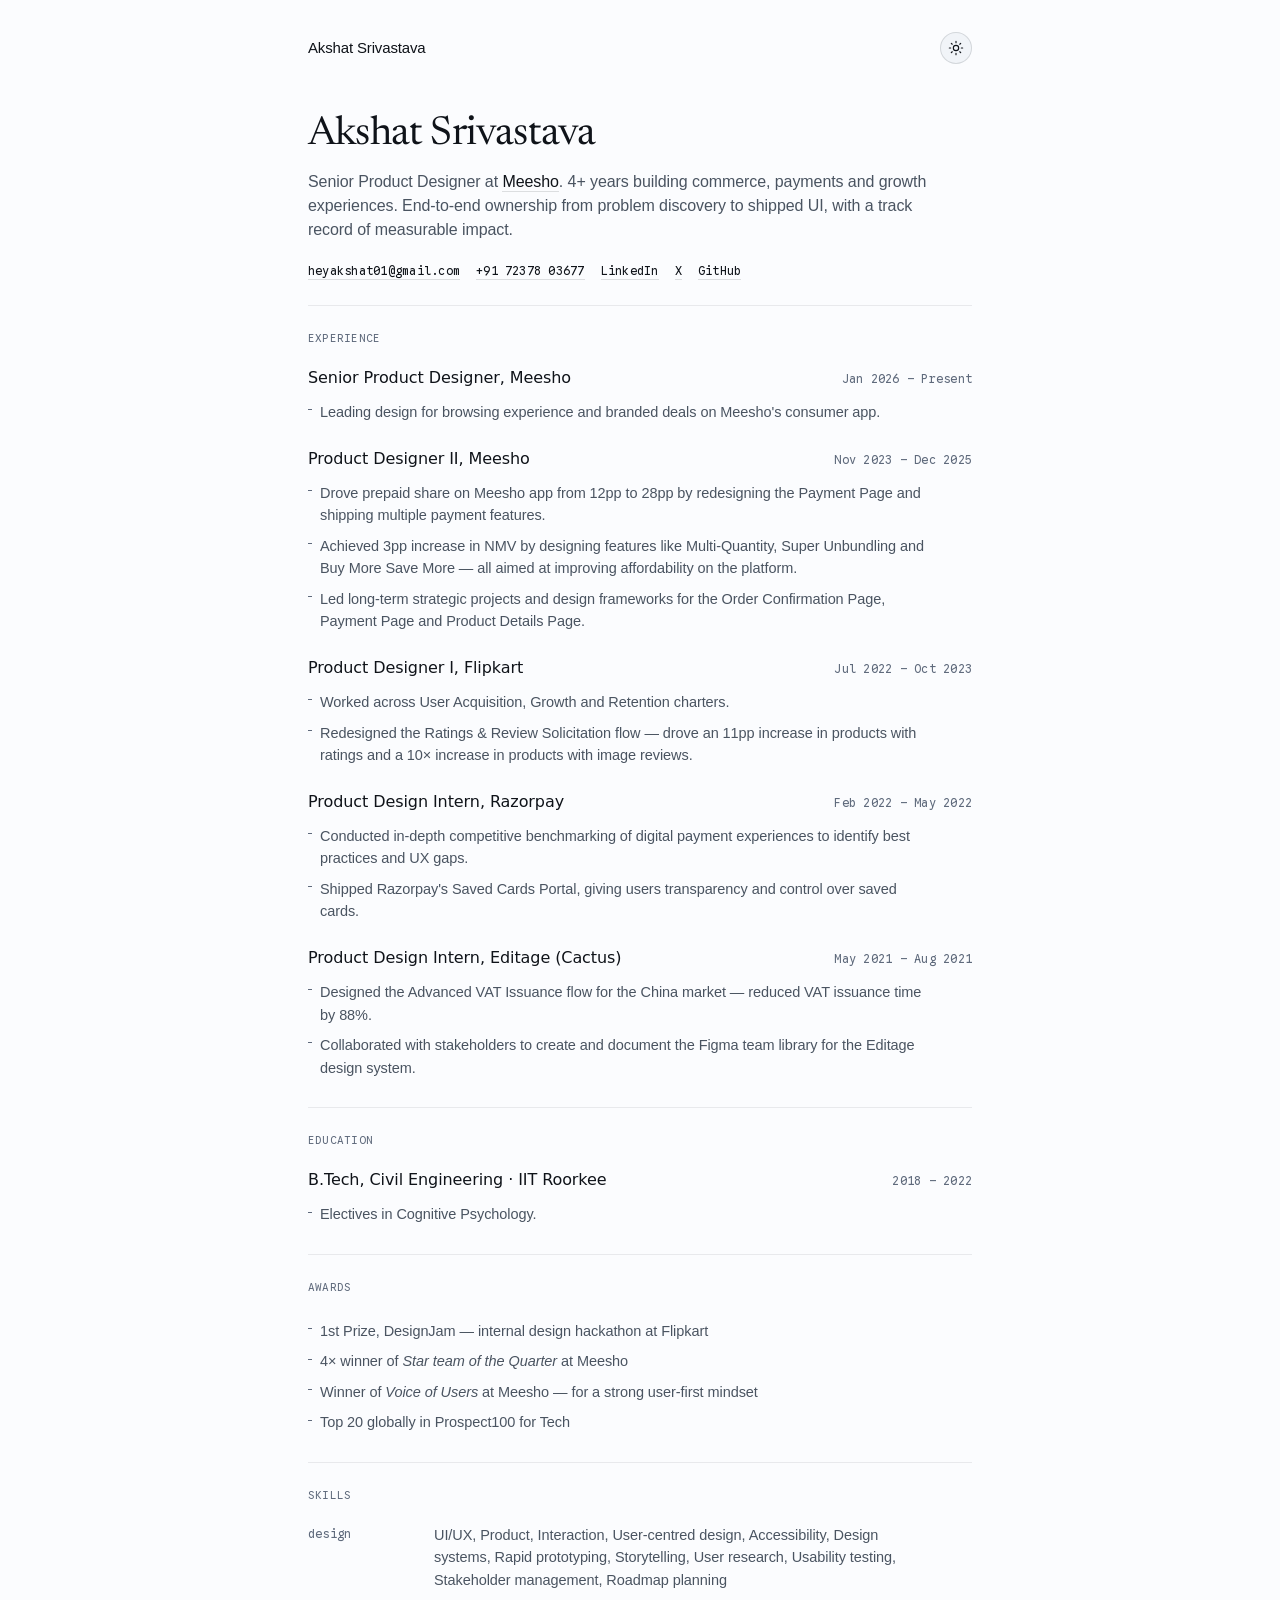
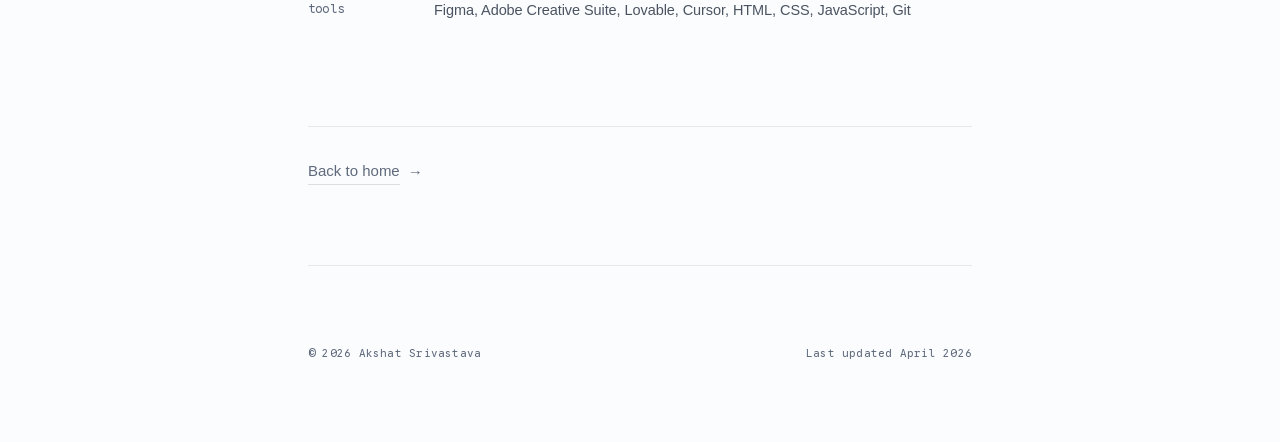
<file: resume.html>
<!DOCTYPE html>
<html lang="en">
<head>
  <meta charset="UTF-8" />
  <meta name="viewport" content="width=device-width, initial-scale=1.0" />
  <meta name="description" content="Akshat Srivastava — Senior Product Designer at Meesho. Resume." />
  <meta property="og:title" content="Akshat Srivastava — Resume" />
  <meta property="og:description" content="Senior Product Designer at Meesho. 4+ years building commerce, payments and growth experiences." />
  <meta property="og:type" content="profile" />
  <title>Resume — Akshat Srivastava</title>
  <link rel="preconnect" href="https://fonts.googleapis.com" />
  <link rel="preconnect" href="https://fonts.gstatic.com" crossorigin />
  <link href="https://fonts.googleapis.com/css2?family=Google+Sans:wght@400;500;700&family=Google+Sans+Code:wght@400;500&family=Newsreader:ital,opsz,wght@0,6..72,400;0,6..72,500;1,6..72,400&display=swap" rel="stylesheet" />
  <link rel="stylesheet" href="styles.css?v=68" />
  <link rel="icon" type="image/svg+xml" href="data:image/svg+xml,%3Csvg xmlns='http://www.w3.org/2000/svg' viewBox='0 0 64 64'%3E%3Crect width='64' height='64' rx='14' fill='%230f1319'/%3E%3Ctext x='50%25' y='54%25' text-anchor='middle' dominant-baseline='middle' font-family='Google Sans,Arial,sans-serif' font-size='34' font-weight='700' fill='%23fff'%3EA%3C/text%3E%3C/svg%3E" />
  <script>
    (function () {
      try {
        var saved = localStorage.getItem("theme");
        var prefersDark = window.matchMedia && window.matchMedia("(prefers-color-scheme: dark)").matches;
        var theme = saved || (prefersDark ? "dark" : "light");
        document.documentElement.setAttribute("data-theme", theme);
        document.addEventListener("DOMContentLoaded", function () {
          var btn = document.getElementById("themeToggle");
          if (!btn) return;
          var isDark = theme === "dark";
          btn.setAttribute("aria-pressed", isDark ? "true" : "false");
          btn.setAttribute("aria-label", isDark ? "Switch to light theme" : "Switch to dark theme");
        });
      } catch (e) {}
    })();
  </script>
</head>
<body>

  <div class="scroll-progress" aria-hidden="true">
    <div class="scroll-progress__bar"></div>
  </div>

  <a class="skip-link" href="#main">Skip to content</a>

  <div class="cursor" aria-hidden="true">
    <div class="cursor__ring"></div>
    <div class="cursor__dot"></div>
  </div>

  <header class="nav">
    <a href="index.html" class="nav__name">Akshat Srivastava</a>
    <nav class="nav__links" aria-label="Primary">
      <button
        class="theme"
        id="themeToggle"
        type="button"
        aria-label="Switch to dark theme"
        aria-pressed="false"
      >
        <svg class="theme__sun" width="16" height="16" viewBox="0 0 24 24" fill="none" stroke="currentColor" stroke-width="1.7" stroke-linecap="round" stroke-linejoin="round" aria-hidden="true" focusable="false"><circle cx="12" cy="12" r="4"/><path d="M12 2v2M12 20v2M4.93 4.93l1.41 1.41M17.66 17.66l1.41 1.41M2 12h2M20 12h2M4.93 19.07l1.41-1.41M17.66 6.34l1.41-1.41"/></svg>
        <svg class="theme__moon" width="16" height="16" viewBox="0 0 24 24" fill="none" stroke="currentColor" stroke-width="1.7" stroke-linecap="round" stroke-linejoin="round" aria-hidden="true" focusable="false"><path d="M21 12.8A9 9 0 1 1 11.2 3a7 7 0 0 0 9.8 9.8z"/></svg>
      </button>
    </nav>
  </header>

  <main id="main" class="cs resume">

    <header class="resume-head">
      <h1 class="resume-name">Akshat Srivastava</h1>
      <p class="resume-byline">
        Senior Product Designer at <a href="https://www.linkedin.com/company/meesho/" class="link" target="_blank" rel="noopener noreferrer">Meesho</a>. 4+ years building commerce, payments and growth experiences. End-to-end ownership from problem discovery to shipped UI, with a track record of measurable impact.
      </p>
      <ul class="resume-contact" aria-label="Contact">
        <li><a href="mailto:heyakshat01@gmail.com">heyakshat01@gmail.com</a></li>
        <li><a href="tel:+917237803677">+91 72378 03677</a></li>
        <li><a href="https://linkedin.com/in/akshatsrivastava19/" target="_blank" rel="noopener noreferrer">LinkedIn</a></li>
        <li><a href="https://x.com/akshat_io" target="_blank" rel="noopener noreferrer">X</a></li>
        <li><a href="https://github.com/akshat801" target="_blank" rel="noopener noreferrer">GitHub</a></li>
      </ul>
    </header>

    <section class="resume-block" aria-labelledby="experience-label">
      <h2 class="resume-block__label" id="experience-label">Experience</h2>

      <article class="resume-job">
        <div class="resume-job__head">
          <h3 class="resume-job__role">Senior Product Designer, Meesho</h3>
          <p class="resume-job__period">Jan 2026 — Present</p>
        </div>
        <ul class="resume-job__points">
          <li>Leading design for browsing experience and branded deals on Meesho's consumer app.</li>
        </ul>
      </article>

      <article class="resume-job">
        <div class="resume-job__head">
          <h3 class="resume-job__role">Product Designer II, Meesho</h3>
          <p class="resume-job__period">Nov 2023 — Dec 2025</p>
        </div>
        <ul class="resume-job__points">
          <li>Drove prepaid share on Meesho app from 12pp to 28pp by redesigning the Payment Page and shipping multiple payment features.</li>
          <li>Achieved 3pp increase in NMV by designing features like Multi-Quantity, Super Unbundling and Buy More Save More — all aimed at improving affordability on the platform.</li>
          <li>Led long-term strategic projects and design frameworks for the Order Confirmation Page, Payment Page and Product Details Page.</li>
        </ul>
      </article>

      <article class="resume-job">
        <div class="resume-job__head">
          <h3 class="resume-job__role">Product Designer I, Flipkart</h3>
          <p class="resume-job__period">Jul 2022 — Oct 2023</p>
        </div>
        <ul class="resume-job__points">
          <li>Worked across User Acquisition, Growth and Retention charters.</li>
          <li>Redesigned the Ratings &amp; Review Solicitation flow — drove an 11pp increase in products with ratings and a 10× increase in products with image reviews.</li>
        </ul>
      </article>

      <article class="resume-job">
        <div class="resume-job__head">
          <h3 class="resume-job__role">Product Design Intern, Razorpay</h3>
          <p class="resume-job__period">Feb 2022 — May 2022</p>
        </div>
        <ul class="resume-job__points">
          <li>Conducted in-depth competitive benchmarking of digital payment experiences to identify best practices and UX gaps.</li>
          <li>Shipped Razorpay's Saved Cards Portal, giving users transparency and control over saved cards.</li>
        </ul>
      </article>

      <article class="resume-job">
        <div class="resume-job__head">
          <h3 class="resume-job__role">Product Design Intern, Editage (Cactus)</h3>
          <p class="resume-job__period">May 2021 — Aug 2021</p>
        </div>
        <ul class="resume-job__points">
          <li>Designed the Advanced VAT Issuance flow for the China market — reduced VAT issuance time by 88%.</li>
          <li>Collaborated with stakeholders to create and document the Figma team library for the Editage design system.</li>
        </ul>
      </article>
    </section>

    <section class="resume-block" aria-labelledby="education-label">
      <h2 class="resume-block__label" id="education-label">Education</h2>
      <article class="resume-job">
        <div class="resume-job__head">
          <h3 class="resume-job__role">B.Tech, Civil Engineering · IIT Roorkee</h3>
          <p class="resume-job__period">2018 — 2022</p>
        </div>
        <ul class="resume-job__points">
          <li>Electives in Cognitive Psychology.</li>
        </ul>
      </article>
    </section>

    <section class="resume-block" aria-labelledby="awards-label">
      <h2 class="resume-block__label" id="awards-label">Awards</h2>
      <ul class="resume-awards">
        <li>1st Prize, DesignJam — internal design hackathon at Flipkart</li>
        <li>4× winner of <em>Star team of the Quarter</em> at Meesho</li>
        <li>Winner of <em>Voice of Users</em> at Meesho — for a strong user-first mindset</li>
        <li>Top 20 globally in Prospect100 for Tech</li>
      </ul>
    </section>

    <section class="resume-block" aria-labelledby="skills-label">
      <h2 class="resume-block__label" id="skills-label">Skills</h2>
      <dl class="resume-skills">
        <div>
          <dt>Design</dt>
          <dd>UI/UX, Product, Interaction, User-centred design, Accessibility, Design systems, Rapid prototyping, Storytelling, User research, Usability testing, Stakeholder management, Roadmap planning</dd>
        </div>
        <div>
          <dt>Tools</dt>
          <dd>Figma, Adobe Creative Suite, Lovable, Cursor, HTML, CSS, JavaScript, Git</dd>
        </div>
      </dl>
    </section>

    <nav class="cs-next" aria-label="Continue">
      <a href="index.html" class="cs-next__link">
        <span class="cs-next__label">Back to home</span>
        <span class="cs-next__arrow" aria-hidden="true">→</span>
      </a>
    </nav>

  </main>

  <footer class="footer">
    <span>© 2026 Akshat Srivastava</span>
    <span>Last updated April 2026</span>
  </footer>

  <script src="script.js?v=51"></script>
</body>
</html>
</file>
<file: coffee-explorer/styles.css>
:root {
  --ink: #1a1410;
  --espresso: #2c1f15;
  --mocha: #5a4434;
  --coffee: #8a6f5b;
  --sand: #c9b89c;
  --paper: #ffffff;
  --paper-2: #faf8f4;
  --cream: #fdfcfa;
  --gold: #a8895a;
  --gold-dark: #8a6e44;
  --line: #efebe3;
  --line-soft: #f5f1ea;
  --serif: 'Cormorant Garamond', 'Times New Roman', serif;
  --sans: 'Inter', system-ui, -apple-system, sans-serif;
  --shadow-sm: 0 1px 2px rgba(26, 20, 16, 0.06);
  --shadow-md: 0 8px 24px rgba(26, 20, 16, 0.08);
  --shadow-lg: 0 24px 48px rgba(26, 20, 16, 0.12);
}

* { box-sizing: border-box; margin: 0; padding: 0; }

html { scroll-behavior: smooth; }

body {
  font-family: var(--sans);
  font-weight: 400;
  font-size: 15px;
  line-height: 1.6;
  color: var(--ink);
  background: var(--paper);
  -webkit-font-smoothing: antialiased;
  -moz-osx-font-smoothing: grayscale;
  min-height: 100vh;
}

button { font-family: inherit; }

[hidden] { display: none !important; }

/* HEADER */
.site-header {
  display: flex;
  align-items: center;
  justify-content: space-between;
  padding: 28px 56px;
  border-bottom: 1px solid var(--line);
  background: var(--paper);
  position: sticky;
  top: 0;
  z-index: 50;
  backdrop-filter: blur(12px);
  background: rgba(255, 255, 255, 0.92);
}
.brand {
  display: flex;
  align-items: center;
  gap: 14px;
  color: var(--espresso);
}
.brand-mark { width: 36px; height: 36px; }
.brand-text { display: flex; flex-direction: column; line-height: 1.1; }
.brand-name {
  font-family: var(--serif);
  font-size: 1.4rem;
  font-weight: 600;
  letter-spacing: 0.01em;
}
.brand-sub {
  font-size: 0.7rem;
  letter-spacing: 0.18em;
  text-transform: uppercase;
  color: var(--coffee);
  margin-top: 2px;
}

.primary-nav {
  display: flex;
  gap: 4px;
}
.nav-link {
  border: none;
  background: transparent;
  padding: 10px 18px;
  font-size: 0.78rem;
  letter-spacing: 0.16em;
  text-transform: uppercase;
  font-weight: 500;
  color: var(--coffee);
  cursor: pointer;
  position: relative;
  transition: color 0.2s;
}
.nav-link:hover { color: var(--espresso); }
.nav-link.active { color: var(--espresso); }
.nav-link.active::after {
  content: '';
  position: absolute;
  bottom: -2px;
  left: 18px;
  right: 18px;
  height: 1px;
  background: var(--espresso);
}

@media (max-width: 720px) {
  .site-header { padding: 20px 24px; flex-direction: column; gap: 16px; }
  .primary-nav { flex-wrap: wrap; justify-content: center; gap: 0; }
  .nav-link { padding: 8px 12px; font-size: 0.72rem; letter-spacing: 0.12em; }
  .nav-link.active::after { left: 12px; right: 12px; }
}
@media (max-width: 400px) {
  .nav-link { padding: 6px 8px; font-size: 0.68rem; letter-spacing: 0.08em; }
}

/* MAIN */
main {
  max-width: 1240px;
  margin: 0 auto;
  padding: 80px 56px 100px;
}
@media (max-width: 720px) {
  main { padding: 40px 24px 60px; }
}

.panel { display: none; animation: fade 0.45s ease; }
.panel.active { display: block; }
@keyframes fade {
  from { opacity: 0; transform: translateY(8px); }
  to { opacity: 1; transform: translateY(0); }
}

.panel-intro {
  max-width: 720px;
  margin: 0 auto 60px;
  text-align: center;
}
.eyebrow {
  display: inline-block;
  font-size: 0.7rem;
  letter-spacing: 0.28em;
  text-transform: uppercase;
  color: var(--coffee);
  margin-bottom: 18px;
  padding-bottom: 10px;
  border-bottom: 1px solid var(--line);
}
.display {
  font-family: var(--serif);
  font-weight: 500;
  font-size: clamp(2.4rem, 5vw, 3.8rem);
  line-height: 1.05;
  letter-spacing: -0.01em;
  color: var(--espresso);
  margin-bottom: 18px;
}
.lede {
  font-family: var(--serif);
  font-size: 1.15rem;
  line-height: 1.55;
  color: var(--mocha);
  font-style: italic;
  font-weight: 400;
}

/* BEANS — master/detail layout */
.bean-layout {
  display: grid;
  grid-template-columns: 320px 1fr;
  gap: 0;
  border: 1px solid var(--line);
  background: var(--paper);
  min-height: 640px;
}
@media (max-width: 880px) {
  .bean-layout { grid-template-columns: 1fr; }
}

.bean-index {
  border-right: 1px solid var(--line);
  display: flex;
  flex-direction: column;
}
@media (max-width: 880px) {
  .bean-index { border-right: none; border-bottom: 1px solid var(--line); }
}

.bean-index-head {
  display: flex;
  justify-content: space-between;
  align-items: center;
  padding: 18px 24px;
  border-bottom: 1px solid var(--line);
  font-size: 0.7rem;
  letter-spacing: 0.2em;
  text-transform: uppercase;
  color: var(--coffee);
  background: var(--cream);
}
.bean-list {
  display: flex;
  flex-direction: column;
}
.bean-card {
  display: grid;
  grid-template-columns: 56px 1fr 16px;
  align-items: center;
  gap: 16px;
  padding: 18px 24px;
  cursor: pointer;
  transition: background 0.2s;
  text-align: left;
  position: relative;
  border-bottom: 1px solid var(--line-soft);
}
.bean-card:last-child { border-bottom: none; }
.bean-card:hover { background: var(--cream); }
.bean-card.selected {
  background: var(--ink);
  color: var(--cream);
}
.bean-card.selected .bean-name,
.bean-card.selected .bean-origin,
.bean-card.selected .bean-num { color: var(--cream); }
.bean-card.selected .bean-arrow { color: var(--sand); transform: translateX(2px); }
.bean-card.selected::before {
  content: '';
  position: absolute;
  left: 0; top: 0; bottom: 0;
  width: 3px;
  background: var(--gold);
}

.bean-num {
  font-family: var(--serif);
  font-size: 0.78rem;
  font-style: italic;
  color: var(--coffee);
  letter-spacing: 0.08em;
  display: block;
  margin-bottom: 2px;
}
.bean-visual {
  width: 56px;
  height: 56px;
  display: flex;
  align-items: center;
  justify-content: center;
}
.bean-visual svg { width: 48px; height: 48px; }
.bean-info { min-width: 0; }
.bean-name {
  font-family: var(--serif);
  font-size: 1.25rem;
  font-weight: 500;
  color: var(--espresso);
  line-height: 1.1;
  margin-bottom: 4px;
}
.bean-origin {
  font-size: 0.66rem;
  letter-spacing: 0.16em;
  text-transform: uppercase;
  color: var(--coffee);
  white-space: nowrap;
  overflow: hidden;
  text-overflow: ellipsis;
}
.bean-arrow {
  color: var(--coffee);
  font-size: 1rem;
  transition: transform 0.2s, color 0.2s;
  font-family: var(--serif);
}

/* DETAIL */
.bean-detail-wrap {
  display: flex;
  align-items: stretch;
  background: var(--cream);
  min-height: 640px;
}
.bean-detail {
  width: 100%;
  padding: 48px 56px;
  display: grid;
  grid-template-columns: 1fr 1.2fr;
  gap: 48px;
  animation: fade 0.4s;
  align-content: start;
}
@media (max-width: 1080px) {
  .bean-detail { grid-template-columns: 1fr; gap: 32px; padding: 36px 32px; }
}
@media (max-width: 880px) {
  .bean-detail { padding: 32px 24px; }
}

.detail-nav {
  grid-column: 1 / -1;
  display: flex;
  justify-content: space-between;
  align-items: center;
  padding-bottom: 20px;
  margin-bottom: 4px;
  border-bottom: 1px solid var(--line);
}
.detail-nav-btn {
  border: none;
  background: transparent;
  font-family: var(--sans);
  font-size: 0.72rem;
  letter-spacing: 0.18em;
  text-transform: uppercase;
  color: var(--coffee);
  cursor: pointer;
  padding: 6px 0;
  display: flex;
  align-items: center;
  gap: 8px;
  transition: color 0.2s;
  font-weight: 500;
}
.detail-nav-btn:hover { color: var(--espresso); }
.detail-nav-btn:disabled { opacity: 0.3; cursor: not-allowed; }
.detail-nav-btn .arr { font-family: var(--serif); font-size: 1rem; font-style: italic; }
.detail-nav-current {
  font-family: var(--serif);
  font-style: italic;
  font-size: 0.95rem;
  color: var(--mocha);
}
.detail-left h2 {
  font-family: var(--serif);
  font-size: 2.4rem;
  font-weight: 500;
  color: var(--espresso);
  margin-bottom: 8px;
  line-height: 1.1;
}
.detail-personality {
  font-family: var(--serif);
  font-style: italic;
  color: var(--coffee);
  font-size: 1.05rem;
  margin-bottom: 28px;
}
.detail-meta {
  display: grid;
  gap: 14px;
  border-top: 1px solid var(--line);
  padding-top: 22px;
}
.detail-meta-row {
  display: grid;
  grid-template-columns: 110px 1fr;
  font-size: 0.85rem;
}
.detail-meta-row dt {
  letter-spacing: 0.16em;
  text-transform: uppercase;
  color: var(--coffee);
  font-size: 0.7rem;
  padding-top: 2px;
}
.detail-meta-row dd { color: var(--espresso); }

.flavor-bars { display: grid; gap: 18px; }
.flavor-bars h4 {
  font-size: 0.72rem;
  letter-spacing: 0.2em;
  text-transform: uppercase;
  color: var(--coffee);
  margin-bottom: 4px;
  font-weight: 500;
}
.flavor-row {
  display: grid;
  grid-template-columns: 110px 1fr 32px;
  align-items: center;
  gap: 18px;
}
.flavor-row .lbl {
  font-family: var(--serif);
  font-size: 1.05rem;
  color: var(--espresso);
}
.flavor-row .track {
  height: 1px;
  background: var(--line);
  position: relative;
}
.flavor-row .fill {
  position: absolute;
  left: 0; top: -1px;
  height: 3px;
  background: var(--espresso);
  width: 0;
  transition: width 1s cubic-bezier(0.2, 0.7, 0.3, 1);
}
.flavor-row .num {
  font-size: 0.78rem;
  color: var(--coffee);
  font-variant-numeric: tabular-nums;
  text-align: right;
}
.detail-fact {
  margin-top: 28px;
  padding-top: 22px;
  border-top: 1px solid var(--line);
  font-family: var(--serif);
  font-style: italic;
  font-size: 1.05rem;
  color: var(--mocha);
  line-height: 1.6;
}

/* DRINKS */
.filter-bar {
  display: flex;
  gap: 0;
  justify-content: center;
  margin-bottom: 48px;
  border-top: 1px solid var(--line);
  border-bottom: 1px solid var(--line);
}
.filter {
  border: none;
  background: transparent;
  padding: 16px 28px;
  font-size: 0.72rem;
  letter-spacing: 0.18em;
  text-transform: uppercase;
  color: var(--coffee);
  cursor: pointer;
  font-weight: 500;
  border-right: 1px solid var(--line);
  transition: color 0.2s, background 0.2s;
}
.filter:last-child { border-right: none; }
.filter:hover { color: var(--espresso); background: var(--cream); }
.filter.active { color: var(--espresso); background: var(--paper-2); }

.drinks-grid {
  display: grid;
  grid-template-columns: repeat(auto-fit, minmax(280px, 1fr));
  gap: 1px;
  background: var(--line);
  border: 1px solid var(--line);
}
.drink-card {
  background: var(--paper);
  padding: 40px 28px 32px;
  text-align: center;
  cursor: pointer;
  transition: background 0.3s, opacity 0.3s, transform 0.3s;
  position: relative;
}
.drink-card:hover { background: var(--cream); }
.drink-card.fade-out {
  opacity: 0.25;
  pointer-events: none;
}
.drink-num {
  font-family: var(--serif);
  font-style: italic;
  font-size: 0.82rem;
  color: var(--coffee);
  margin-bottom: 22px;
  letter-spacing: 0.08em;
}
.drink-glass {
  width: 130px;
  height: 150px;
  margin: 0 auto 20px;
  display: flex;
  justify-content: center;
  align-items: flex-end;
}
.drink-glass svg {
  filter: drop-shadow(0 8px 14px rgba(26, 20, 16, 0.12));
}
.drink-name {
  font-family: var(--serif);
  font-size: 1.55rem;
  font-weight: 500;
  color: var(--espresso);
  margin-bottom: 8px;
}
.drink-desc {
  font-family: var(--serif);
  font-style: italic;
  font-size: 0.95rem;
  color: var(--mocha);
  line-height: 1.5;
  min-height: 56px;
  margin-bottom: 18px;
}
.drink-ratio {
  display: flex;
  height: 4px;
  margin: 16px 0 14px;
}
.drink-ratio div { transition: flex 0.4s; }
.drink-tags {
  display: flex;
  gap: 14px;
  justify-content: center;
  font-size: 0.66rem;
  letter-spacing: 0.18em;
  text-transform: uppercase;
  color: var(--coffee);
}

/* BUILDER */
.builder {
  display: grid;
  grid-template-columns: 380px 1fr;
  gap: 56px;
  align-items: start;
}
@media (max-width: 960px) {
  .builder { grid-template-columns: 1fr; gap: 40px; }
}

.preview-pane {
  background: var(--cream);
  border: 1px solid var(--line);
  padding: 40px 32px;
  position: sticky;
  top: 120px;
}
@media (max-width: 960px) {
  .preview-pane { position: static; }
}
.cup-stage {
  display: flex;
  justify-content: center;
  align-items: center;
  height: 280px;
  margin-bottom: 28px;
}
.realistic-cup {
  width: 100%;
  max-width: 240px;
  height: auto;
  filter: drop-shadow(0 12px 24px rgba(26, 20, 16, 0.15));
}

.preview-meta { text-align: center; margin-bottom: 32px; }
.cup-name {
  font-family: var(--serif);
  font-size: 1.8rem;
  font-weight: 500;
  color: var(--espresso);
  line-height: 1.15;
  margin-bottom: 6px;
}
.cup-tagline {
  font-family: var(--serif);
  font-style: italic;
  color: var(--coffee);
  font-size: 0.95rem;
}

.metrics {
  display: grid;
  gap: 18px;
  border-top: 1px solid var(--line);
  padding-top: 24px;
}
.metric-head {
  display: flex;
  justify-content: space-between;
  align-items: baseline;
  margin-bottom: 8px;
}
.metric-head span {
  font-size: 0.7rem;
  letter-spacing: 0.18em;
  text-transform: uppercase;
  color: var(--coffee);
  font-weight: 500;
}
.metric-head em {
  font-style: normal;
  font-family: var(--serif);
  font-size: 1rem;
  color: var(--espresso);
  font-variant-numeric: tabular-nums;
}
.metric .track {
  height: 1px;
  background: var(--line);
  position: relative;
}
.metric .track > div {
  position: absolute;
  left: 0; top: -1px;
  height: 3px;
  background: var(--espresso);
  width: 0;
  transition: width 0.6s cubic-bezier(0.2, 0.7, 0.3, 1);
}

/* CONTROLS */
.controls { display: grid; gap: 36px; }
.control-group {
  border-top: 1px solid var(--line);
  padding-top: 28px;
}
.control-head {
  display: grid;
  grid-template-columns: 48px 1fr;
  gap: 4px 18px;
  margin-bottom: 22px;
  align-items: baseline;
}
.control-head .step {
  font-family: var(--serif);
  font-style: italic;
  color: var(--coffee);
  font-size: 1.1rem;
  grid-row: 1 / 3;
  padding-top: 4px;
}
.control-head h3 {
  font-family: var(--serif);
  font-size: 1.6rem;
  font-weight: 500;
  color: var(--espresso);
  letter-spacing: -0.005em;
}
.control-head p {
  grid-column: 2;
  font-family: var(--serif);
  font-style: italic;
  color: var(--coffee);
  font-size: 0.95rem;
}

.option-group {
  display: flex;
  flex-wrap: wrap;
  gap: 8px;
}
.option {
  border: 1px solid var(--line);
  background: var(--paper);
  padding: 10px 18px;
  font-size: 0.78rem;
  letter-spacing: 0.08em;
  color: var(--mocha);
  cursor: pointer;
  font-weight: 500;
  transition: all 0.2s;
  font-family: var(--sans);
}
.option:hover {
  border-color: var(--coffee);
  color: var(--espresso);
}
.option.active {
  background: var(--ink);
  color: var(--cream);
  border-color: var(--ink);
}

.actions {
  display: flex;
  gap: 10px;
  flex-wrap: wrap;
  margin-top: 8px;
  padding-top: 32px;
  border-top: 1px solid var(--line);
}
.btn {
  border: 1px solid var(--ink);
  background: transparent;
  color: var(--ink);
  padding: 14px 28px;
  font-size: 0.74rem;
  letter-spacing: 0.18em;
  text-transform: uppercase;
  font-weight: 500;
  cursor: pointer;
  transition: all 0.2s;
}
.btn.ghost:hover {
  background: var(--paper-2);
}
.btn.primary {
  background: var(--ink);
  color: var(--cream);
  flex: 1;
  min-width: 200px;
}
.btn.primary:hover {
  background: var(--espresso);
}

.recipe-card {
  margin-top: 28px;
  padding: 40px 36px;
  background: var(--ink);
  color: var(--cream);
  animation: fade 0.5s;
}
.recipe-card .recipe-eyebrow {
  font-size: 0.7rem;
  letter-spacing: 0.28em;
  text-transform: uppercase;
  color: var(--sand);
  margin-bottom: 14px;
}
.recipe-card h3 {
  font-family: var(--serif);
  font-size: 2.2rem;
  font-weight: 500;
  line-height: 1.1;
  margin-bottom: 16px;
}
.recipe-card .recipe-tagline {
  font-family: var(--serif);
  font-style: italic;
  color: var(--sand);
  margin-bottom: 28px;
  font-size: 1.05rem;
}
.recipe-card .ingredients-list {
  display: grid;
  gap: 10px;
  border-top: 1px solid rgba(248, 241, 226, 0.15);
  padding-top: 22px;
}
.recipe-card .ingredient-row {
  display: grid;
  grid-template-columns: 110px 1fr;
  font-size: 0.88rem;
  align-items: baseline;
}
.recipe-card .ingredient-row dt {
  font-size: 0.66rem;
  letter-spacing: 0.2em;
  text-transform: uppercase;
  color: var(--sand);
}
.recipe-card .ingredient-row dd {
  font-family: var(--serif);
  font-size: 1.05rem;
  color: var(--cream);
}

/* FOOTER */
.site-footer {
  border-top: 1px solid var(--line);
  padding: 32px 56px;
  margin-top: 80px;
}
.footer-inner {
  max-width: 1240px;
  margin: 0 auto;
  display: flex;
  align-items: center;
  justify-content: center;
  gap: 14px;
  font-size: 0.78rem;
  color: var(--coffee);
  letter-spacing: 0.04em;
}
.footer-inner .dot { color: var(--coffee); opacity: 0.5; }
@media (max-width: 720px) {
  .site-footer { padding: 24px; }
  .footer-inner { flex-direction: column; gap: 6px; text-align: center; }
  .footer-inner .dot { display: none; }
}
</file>
<file: styles.css>
:root {
  --bg: #fbfcfe;
  --surface: #f1f4f8;
  --ink: #0f1319;
  --ink-2: #4a5461;
  --ink-3: #5f6a7c;            /* 4.98:1 on bg — passes WCAG AA */
  --line: rgba(15, 19, 25, 0.08);
  --line-2: rgba(15, 19, 25, 0.13);
  --accent: #3651d6;
  --focus: #3651d6;
  --measure: 620px;
  --max: 760px;
  --gutter: clamp(24px, 5vw, 48px);

  /* spacing scale */
  --s-2: 4px;
  --s-3: 8px;
  --s-4: 12px;
  --s-5: 16px;
  --s-6: 20px;
  --s-7: 24px;
  --s-8: 32px;
  --s-9: 48px;
  --s-section-y: clamp(56px, 7vw, 80px);
  --s-intro-top: clamp(80px, 10vw, 120px);
  --s-intro-bottom: clamp(56px, 7vw, 72px);
  --s-label-gap: 28px;

  --ease: cubic-bezier(.2,.7,.2,1);
  --t-theme: color .35s var(--ease), background-color .35s var(--ease), border-color .35s var(--ease);
  color-scheme: light;
}

[data-theme="dark"] {
  --bg: #0b0e13;
  --surface: #12161d;
  --ink: #e5e9f0;
  --ink-2: #9ba6b6;
  --ink-3: #8993a5;            /* brightened from #5c6676 — now 6.26:1 on bg */
  --line: rgba(229, 233, 240, 0.10);
  --line-2: rgba(229, 233, 240, 0.17);
  --accent: #8ab0ff;
  --focus: #8ab0ff;
  color-scheme: dark;
}

* { box-sizing: border-box; }
html {
  scroll-behavior: smooth;
  scroll-padding-top: 24px;           /* anchors land with breathing room */
  -webkit-text-size-adjust: 100%;
  overflow-x: clip;                   /* defend against accidental horizontal overflow */
}
html, body {
  margin: 0;
  padding: 0;
  overscroll-behavior-y: none;        /* no rubber-band chain to parent */
}

body {
  background: var(--bg);
  color: var(--ink);
  font-family: "Google Sans", "Product Sans", -apple-system, BlinkMacSystemFont, "Helvetica Neue", Roboto, Arial, sans-serif;
  font-size: 16px;
  line-height: 1.55;
  -webkit-font-smoothing: antialiased;
  text-rendering: optimizeLegibility;
  transition: var(--t-theme);
}

a { color: inherit; text-decoration: none; }
button { font: inherit; }
::selection { background: var(--ink); color: var(--bg); }

/* ── Custom cursor (fine pointer only) ── */
/* Universal selector with !important so a stray `cursor: pointer` on a
   class-level rule can't reintroduce a double-cursor flicker. Text inputs
   keep the native I-beam for precision. */
@media (hover: hover) and (pointer: fine) {
  *, *::before, *::after { cursor: none !important; }
  input, textarea, select, [contenteditable="true"] { cursor: auto !important; }
}

.cursor { pointer-events: none; }

.cursor__ring,
.cursor__dot {
  position: fixed;
  top: 0; left: 0;
  pointer-events: none;
  z-index: 9999;
  border-radius: 50%;
  transform: translate3d(var(--cx, -100px), var(--cy, -100px), 0) translate(-50%, -50%);
  will-change: transform;
}
.cursor__ring {
  width: 32px; height: 32px;
  border: 1.25px solid var(--ink);
  background: transparent;
  transition:
    width .35s var(--ease),
    height .35s var(--ease),
    background-color .25s var(--ease),
    border-color .25s var(--ease),
    opacity .25s var(--ease);
}
.cursor__dot {
  width: 5px; height: 5px;
  background: var(--ink);
  transition: opacity .2s var(--ease);
}

/* hover state — over interactive targets */
.cursor.is-hovering .cursor__ring {
  width: 44px; height: 44px;
  background: color-mix(in srgb, var(--accent) 14%, transparent);
  border-color: var(--accent);
}
.cursor.is-hovering .cursor__dot { opacity: 0; }

/* clicking — subtle pulse */
.cursor.is-clicking .cursor__ring {
  width: 24px; height: 24px;
}

/* text inputs / hidden states */
.cursor.is-text .cursor__ring,
.cursor.is-text .cursor__dot,
.cursor.is-hidden .cursor__ring,
.cursor.is-hidden .cursor__dot { opacity: 0; }

/* hide on coarse / no-hover devices */
@media (hover: none), (pointer: coarse) {
  .cursor__ring, .cursor__dot { display: none; }
}

/* ── Focus ───────────────────────── */
:focus { outline: none; }
:focus-visible {
  outline: 2px solid var(--focus);
  outline-offset: 3px;
  border-radius: 2px;
}
.theme:focus-visible { outline-offset: 3px; }

/* ── Scroll progress bar ─────────── */
.scroll-progress {
  position: fixed;
  top: 0; left: 0; right: 0;
  height: 2px;
  z-index: 50;
  pointer-events: none;
  background: transparent;
}
.scroll-progress__bar {
  height: 100%;
  background: var(--accent);
  transform: scaleX(0);
  transform-origin: 0 50%;
  will-change: transform;
  transition: background-color .35s var(--ease);
}
[data-theme="dark"] .scroll-progress__bar { background: #fff; }

/* ── Skip link ───────────────────── */
.skip-link {
  position: fixed;
  top: 8px;
  left: 8px;
  z-index: 100;
  padding: 10px 14px;
  background: var(--ink);
  color: var(--bg);
  font-size: 13px;
  font-weight: 500;
  border-radius: 8px;
  transform: translateY(-200%);
  transition: transform .25s var(--ease);
}
.skip-link:focus-visible {
  transform: translateY(0);
  outline: none;
}

/* ── Nav ─────────────────────────── */
.nav {
  max-width: var(--max);
  margin: 0 auto;
  padding: var(--s-8) var(--gutter) 0;
  display: flex;
  align-items: center;
  justify-content: space-between;
  gap: var(--s-7);
  flex-wrap: wrap;
}
.nav__name {
  font-size: 15px;
  font-weight: 500;
  letter-spacing: -.01em;
  color: var(--ink);
  transition: var(--t-theme);
}
.nav__links {
  display: inline-flex;
  align-items: center;
  gap: var(--s-6);
  font-size: 14px;
  color: var(--ink-3);
  transition: var(--t-theme);
}
.nav__links a { transition: color .2s var(--ease); }
.nav__links a:hover { color: var(--accent); }

.theme {
  appearance: none;
  background: var(--surface);
  border: 1px solid var(--line-2);
  color: var(--ink);
  width: 32px;
  height: 32px;
  border-radius: 50%;
  display: grid;
  place-items: center;
  margin-left: 4px;
  padding: 0;
  transition: color .2s var(--ease), background-color .25s var(--ease),
              border-color .25s var(--ease);
}
.theme:hover {
  background: color-mix(in srgb, var(--ink) 6%, var(--surface));
  border-color: color-mix(in srgb, var(--ink) 22%, transparent);
}
.theme:active {
  background: color-mix(in srgb, var(--ink) 10%, var(--surface));
}
.theme svg { display: block; grid-area: 1 / 1; }
.theme .theme__moon { display: none; }
[data-theme="dark"] .theme .theme__sun { display: none; }
[data-theme="dark"] .theme .theme__moon { display: block; }

/* ── Main ────────────────────────── */
main {
  max-width: var(--max);
  margin: 0 auto;
  padding: 0 var(--gutter);
}

/* ── Intro ───────────────────────── */
.intro {
  padding: var(--s-intro-top) 0 var(--s-intro-bottom);
}
.intro__lede {
  font-family: "Newsreader", Georgia, serif;
  font-weight: 400;
  font-size: 24px;
  line-height: 1.38;
  letter-spacing: 0.002em;
  color: var(--ink);
  margin: 0;
  transition: color .35s var(--ease);
}
.intro__actions {
  display: flex;
  align-items: baseline;
  gap: var(--s-8);
  margin-top: var(--s-7);
}

.intro__cta {
  display: inline-flex;
  align-items: baseline;
  gap: 6px;
  font-size: 14.5px;
  font-family: "Google Sans", "Product Sans", -apple-system, BlinkMacSystemFont, sans-serif;
  font-weight: 400;
  letter-spacing: 0.02em;
  color: var(--ink-3);
  transition: color .2s var(--ease);
}
.intro__cta-label {
  border-bottom: 1px solid var(--line-2);
  padding-bottom: 2px;
  transition: border-color .2s var(--ease);
}
.intro__cta:hover,
.intro__cta:focus-visible { color: var(--accent); }
.intro__cta:hover .intro__cta-label,
.intro__cta:focus-visible .intro__cta-label { border-color: var(--accent); }
.intro__cta:hover .arrow,
.intro__cta:focus-visible .arrow { color: var(--accent); transform: translate(2px, -2px); }

.link {
  color: var(--ink);
  border-bottom: 1px solid var(--line-2);
  padding-bottom: 1px;
  transition: border-color .2s var(--ease), color .2s var(--ease);
}
.link:hover { border-color: var(--accent); color: var(--accent); }

.intro__meta {
  margin: 0 0 var(--s-7);
  font-family: "Google Sans Code", ui-monospace, monospace;
  font-size: 12px;
  letter-spacing: 0.02em;
  color: var(--ink-3);
  display: inline-flex;
  gap: 10px;
  flex-wrap: wrap;
  transition: color .35s var(--ease);
}
.dot-sep { color: var(--ink-3); opacity: .6; }
/* Hide the manual dot separator when the meta line wraps onto multiple
   rows — it would otherwise sit orphaned at the end of a line. */
@media (max-width: 520px) {
  .intro__meta .dot-sep { display: none; }
}

/* ── Blocks ──────────────────────── */
.block {
  padding: var(--s-section-y) 0;
  border-top: 1px solid var(--line);
  transition: border-color .35s var(--ease);
}
.block__label {
  font-family: "Google Sans Code", ui-monospace, monospace;
  font-weight: 500;
  font-size: 12px;
  letter-spacing: 0.02em;
  text-transform: uppercase;
  color: var(--ink-3);
  margin: 0 0 var(--s-label-gap);
  transition: color .35s var(--ease);
}
#work .block__label { margin-bottom: 40px; }

/* Nav-click underline — draws in left→right, erases left→right */
@keyframes label-underline {
  0%   { left: 0;                        width: 0; }
  45%  { left: 0;                        width: var(--label-text-width); }
  55%  { left: 0;                        width: var(--label-text-width); }
  100% { left: var(--label-text-width);  width: 0; }
}
.block__label { position: relative; }
.block__label--flash::after {
  content: "";
  position: absolute;
  bottom: -3px;
  left: 0;
  height: 1.5px;
  background: var(--ink-3);
  animation: label-underline 900ms var(--ease) forwards;
}

/* ── Lists ───────────────────────── */
.list {
  list-style: none;
  padding: 0;
  margin: 0;
}
.list__item + .list__item { border-top: 1px solid var(--line); }

.list__item a {
  display: grid;
  grid-template-columns: 96px 1fr;
  column-gap: var(--s-7);
  row-gap: var(--s-2);
  padding: var(--s-6) 0;
  align-items: baseline;
  position: relative;
  transition: color .25s var(--ease);
}
.list__item a:hover .list__title,
.list__item a:focus-visible .list__title { color: var(--accent); }

.list__year {
  font-family: "Google Sans Code", ui-monospace, monospace;
  font-size: 12px;
  line-height: 1.45;
  letter-spacing: 0.02em;
  color: var(--ink-3);
  font-feature-settings: "tnum";
  white-space: nowrap;
}
.list__main {
  display: flex;
  flex-direction: column;
  align-items: flex-start;
  gap: var(--s-3);
}

/* ── Article hover tooltip — identical pill to .copy-tooltip ── */
.article-tip {
  position: absolute;
  top: 50%;
  left: calc(100% + 18px);
  transform: translateY(-50%) translateX(-4px);
  padding: 8px 12px;
  font-family: "Google Sans", system-ui, sans-serif;
  font-size: 12px;
  letter-spacing: -.005em;
  color: var(--ink);
  background: var(--surface);
  border: 1px solid var(--line-2);
  border-radius: 10px;
  box-shadow: 0 4px 14px -10px color-mix(in oklab, var(--ink) 30%, transparent);
  white-space: nowrap;
  display: inline-flex;
  align-items: center;
  gap: 6px;
  font-weight: 400;
  pointer-events: none;
  opacity: 0;
  transition: opacity .18s var(--ease), transform .18s var(--ease);
  z-index: 10;
}
/* Left-pointing caret — sits on the left edge of the pill */
.article-tip::before {
  content: "";
  position: absolute;
  top: 50%;
  left: -5px;
  width: 8px;
  height: 8px;
  background: var(--surface);
  border-left: 1px solid var(--line-2);
  border-bottom: 1px solid var(--line-2);
  border-radius: 0 0 0 2px;
  transform: translateY(-50%) rotate(45deg);
  z-index: 11;
}
.list__item a:hover .article-tip,
.list__item a:focus-visible .article-tip {
  opacity: 1;
  transform: translateY(-50%) translateX(0);
}
.article-tip--wrap {
  white-space: normal;
  width: 200px;
  line-height: 1.5;
}
.article-tip__logo {
  width: 16px;
  height: 16px;
  border-radius: 4px;
  display: block;
  flex-shrink: 0;
}
@media (prefers-reduced-motion: reduce) {
  .article-tip { transition: opacity .18s var(--ease); }
}
/* Hover tooltips push layout past the viewport on narrow screens and are
   useless on touch (no hover). Drop them entirely in both cases. Using
   max-width (not just hover: none) because some browsers/emulators don't
   honour the hover media query reliably. */
@media (hover: none), (max-width: 900px) {
  .article-tip { display: none; }
}
.list__title {
  font-size: 17px;
  font-weight: 500;
  line-height: 1.45;
  letter-spacing: -.012em;
  color: var(--ink);
  transition: color .25s var(--ease);
  position: relative;
}
.list__meta {
  font-size: 14px;
  line-height: 1.5;
  color: var(--ink-2);
  letter-spacing: 0.02em;
}
.list__desc {
  grid-column: 2;
  font-size: 14px;
  color: var(--ink-2);
  max-width: 56ch;
  letter-spacing: -.005em;
  line-height: 1.5;
  margin-top: var(--s-2);
}
.list__item--dim .list__title,
.list__item--dim .list__meta,
.list__item--dim .list__desc {
  color: var(--ink-3);
}

.list--writing .list__item a {
  padding: var(--s-5) 0;
}
.list--writing .list__item + .list__item { border-top: 0; }

/* Disabled/coming-soon links — not yet published */
.list__item a[aria-disabled="true"] {
  pointer-events: none;
  opacity: 0.45;
}

.list__title--placeholder {
  color: var(--ink-3);
  font-weight: 400;
  font-style: italic;
}

/* ── Work cards ──────────────────── */
.work-grid {
  list-style: none;
  padding: 0;
  margin: 0;
  display: grid;
  grid-template-columns: repeat(2, minmax(0, 1fr));
  gap: var(--s-9) var(--s-7);
}
.work-card a {
  display: flex;
  flex-direction: column;
  transition: color .25s var(--ease);
}
.work-card__thumb {
  width: 100%;
  aspect-ratio: 16 / 10;
  border-radius: 10px;
  border: 1px solid var(--line);
  position: relative;
  overflow: hidden;
  margin-bottom: var(--s-5);            /* 16 — image-to-text break */
  transition: transform .5s var(--ease), border-color .3s var(--ease), filter .3s var(--ease), box-shadow .5s var(--ease);
}
.work-card__thumb::after {
  content: "";
  position: absolute; inset: 0;
  opacity: .9;
}
.work-card a:hover .work-card__thumb,
.work-card a:focus-visible .work-card__thumb {
  transform: translateY(-3px);
  border-color: var(--line-2);
  box-shadow: 0 12px 32px -18px color-mix(in srgb, var(--ink) 30%, transparent);
}

.work-card__year {
  font-family: "Google Sans Code", ui-monospace, monospace;
  font-size: 11px;
  line-height: 1.3;
  letter-spacing: 0.02em;
  color: var(--ink-3);
  font-feature-settings: "tnum";
  margin-bottom: var(--s-3);            /* 8 — eyebrow tight to title */
}
.work-card__title {
  font-size: 17px;
  font-weight: 500;
  line-height: 1.25;
  letter-spacing: -.012em;
  color: var(--ink);
  transition: color .25s var(--ease);
}
.work-card a:hover .work-card__title,
.work-card a:focus-visible .work-card__title { color: var(--accent); }
.work-card__desc {
  font-size: 14px;
  line-height: 1.5;
  color: var(--ink-2);
  margin-top: var(--s-3);               /* 8 — sentence break after title */
  letter-spacing: 0.02em;
  max-width: 46ch;
}
.work-card--dim .work-card__title,
.work-card--dim .work-card__desc { color: var(--ink-3); }
.work-card--dim .work-card__thumb { filter: saturate(.6) opacity(.82); }

/* project-specific thumbs — muted and editorial */
.thumb--write {
  background:
    radial-gradient(120% 80% at 100% 0%, rgba(66, 103, 210, .35), transparent 60%),
    linear-gradient(135deg, #dbe5fa 0%, #b9c9f0 100%);
}
.thumb--write::after {
  background:
    linear-gradient(transparent 40%, rgba(255,255,255,.55) 40%, rgba(255,255,255,.55) 44%, transparent 44%),
    linear-gradient(transparent 58%, rgba(255,255,255,.45) 58%, rgba(255,255,255,.45) 62%, transparent 62%),
    linear-gradient(transparent 76%, rgba(255,255,255,.35) 76%, rgba(255,255,255,.35) 80%, transparent 80%);
}

/* Live Work hero illustrations — each card uses a project-specific image.
   Scoped to #work so the same thumb classes used in #side-projects keep
   their gradient placeholders. */
#work .work-card__thumb {
  background-color: #f4f5f9;
  background-size: cover;
  background-position: center;
  background-repeat: no-repeat;
}
#work .work-card__thumb::after { background: none; }
#work .thumb--write { background-image: url("payment-page/assets/payment-page-thumb.jpg?v=3"); }
#work .thumb--upsell { background-image: url("ratings-reviews/assets/ratings-thumb.jpg?v=2"); }
#work .thumb--atlas { background-image: url("saved-cards/assets/saved-cards-thumb.jpg?v=4"); }
#work .thumb--autolayout { background-image: url("advance-vat/assets/vat-thumb.jpg?v=4"); }

.thumb--upsell {
  background:
    radial-gradient(100% 80% at 0% 100%, rgba(216, 140, 78, .35), transparent 60%),
    linear-gradient(135deg, #f5e3d0 0%, #eac9a4 100%);
}
.thumb--upsell::after {
  background:
    radial-gradient(60% 60% at 78% 38%, rgba(255,255,255,.8), transparent 60%);
}

.thumb--atlas {
  background: linear-gradient(135deg, #e5e8ef 0%, #c9cfd9 100%);
}
.thumb--atlas::after {
  background-image: radial-gradient(rgba(15,19,25,.26) 1.2px, transparent 1.4px);
  background-size: 16px 16px;
  background-position: 6px 6px;
  opacity: .55;
}

.thumb--autolayout {
  background:
    radial-gradient(100% 100% at 100% 100%, rgba(167, 100, 218, .3), transparent 70%),
    linear-gradient(135deg, #e7dbf3 0%, #ccb8e4 100%);
}
.thumb--autolayout::after {
  background:
    linear-gradient(90deg, transparent 14%, rgba(255,255,255,.55) 14%, rgba(255,255,255,.55) 16%, transparent 16%),
    linear-gradient(90deg, transparent 46%, rgba(255,255,255,.55) 46%, rgba(255,255,255,.55) 48%, transparent 48%),
    linear-gradient(90deg, transparent 78%, rgba(255,255,255,.55) 78%, rgba(255,255,255,.55) 80%, transparent 80%);
}

.thumb--frames {
  background:
    radial-gradient(100% 80% at 0% 0%, rgba(64, 150, 170, .32), transparent 60%),
    linear-gradient(135deg, #d7e6e8 0%, #b4cdd2 100%);
}
.thumb--frames::after {
  background-image:
    linear-gradient(rgba(255,255,255,.5), rgba(255,255,255,.5)),
    linear-gradient(rgba(255,255,255,.32), rgba(255,255,255,.32));
  background-size: 42% 46%, 42% 46%;
  background-position: 14% 20%, 58% 58%;
  background-repeat: no-repeat;
}

.thumb--hosts {
  background:
    radial-gradient(100% 100% at 100% 0%, rgba(219, 90, 82, .3), transparent 65%),
    linear-gradient(135deg, #f3d7d4 0%, #e3b1ac 100%);
}
.thumb--hosts::after {
  background:
    linear-gradient(transparent 65%, rgba(255,255,255,.35) 65%);
}

/* dark-mode adjustments — slightly desaturate and deepen */
[data-theme="dark"] .thumb--write {
  background:
    radial-gradient(120% 80% at 100% 0%, rgba(138, 176, 255, .35), transparent 60%),
    linear-gradient(135deg, #1a2238 0%, #2a3660 100%);
}
[data-theme="dark"] #work .work-card__thumb {
  filter: brightness(0.88) contrast(1.05);
}
[data-theme="dark"] .thumb--upsell {
  background:
    radial-gradient(100% 80% at 0% 100%, rgba(200, 120, 70, .32), transparent 60%),
    linear-gradient(135deg, #2a1e14 0%, #3d2a1b 100%);
}
[data-theme="dark"] .thumb--atlas {
  background: linear-gradient(135deg, #1d2128 0%, #2a2f38 100%);
}
[data-theme="dark"] .thumb--atlas::after {
  background-image: radial-gradient(rgba(229,233,240,.26) 1.2px, transparent 1.4px);
}
[data-theme="dark"] .thumb--autolayout {
  background:
    radial-gradient(100% 100% at 100% 100%, rgba(160, 110, 210, .3), transparent 70%),
    linear-gradient(135deg, #1e1a2a 0%, #2e2342 100%);
}
[data-theme="dark"] .thumb--frames {
  background:
    radial-gradient(100% 80% at 0% 0%, rgba(80, 170, 190, .3), transparent 60%),
    linear-gradient(135deg, #14212a 0%, #1d333b 100%);
}
[data-theme="dark"] .thumb--hosts {
  background:
    radial-gradient(100% 100% at 100% 0%, rgba(210, 95, 85, .28), transparent 65%),
    linear-gradient(135deg, #2a1613 0%, #3d1f1b 100%);
}

.all-link {
  margin-top: var(--s-8);
}

/* ── Elsewhere ───────────────────── */
.elsewhere {
  list-style: none;
  padding: 0;
  margin: 0;
}
.elsewhere li {
  display: grid;
  grid-template-columns: 96px 1fr;
  column-gap: var(--s-7);
  padding: var(--s-4) 0;
  font-size: 14.5px;
  letter-spacing: -.005em;
  align-items: baseline;
}
.elsewhere li > span {
  font-family: "Google Sans Code", ui-monospace, monospace;
  font-size: 12px;
  line-height: 1.45;
  letter-spacing: 0.02em;
  color: var(--ink-3);
}
.elsewhere a {
  color: var(--ink);
  display: inline-flex;
  align-items: baseline;
  gap: 6px;
  letter-spacing: 0.02em;
  transition: color .2s var(--ease);
  justify-self: start;
}
.elsewhere a:hover,
.elsewhere a:focus-visible { color: var(--accent); }
.arrow {
  font-size: 11px;
  color: var(--ink-3);
  transition: transform .3s var(--ease), color .2s var(--ease);
}
.elsewhere a:hover .arrow,
.elsewhere a:focus-visible .arrow { color: var(--accent); transform: translate(2px, -2px); }
.copy-icon {
  display: inline-block;
  vertical-align: -1px;
  margin-left: 2px;
  color: var(--ink-3);
  transition: color .2s var(--ease);
}
.elsewhere a:hover .copy-icon,
.elsewhere a:focus-visible .copy-icon { color: var(--accent); }

/* ── Copy-email tooltip ──────────── */
.copy-email {
  position: relative;
}
.copy-tooltip,
.copy-email::before {
  position: absolute;
  top: 50%;
  opacity: 0;
  pointer-events: none;
  transition: opacity .18s var(--ease), transform .18s var(--ease);
}
.copy-tooltip {
  left: calc(100% + 18px);
  transform: translateY(-50%) translateX(-4px);
  padding: 8px 12px;
  font-family: "Google Sans", system-ui, sans-serif;
  font-size: 12px;
  letter-spacing: -.005em;
  color: var(--ink);
  background: var(--surface);
  border: 1px solid var(--line-2);
  border-radius: 10px;
  box-shadow: 0 4px 14px -10px color-mix(in oklab, var(--ink) 30%, transparent);
  white-space: nowrap;
  display: inline-flex;
  align-items: center;
  gap: 6px;
  z-index: 10;
}
.copy-tooltip__check {
  color: #1ea25f;
  flex-shrink: 0;
}
.copy-email::before {
  content: "";
  left: calc(100% + 14px);
  width: 8px;
  height: 8px;
  background: var(--surface);
  border-left: 1px solid var(--line-2);
  border-bottom: 1px solid var(--line-2);
  border-radius: 0 0 0 2px;
  transform: translateY(-50%) translateX(-4px) rotate(45deg);
  z-index: 11;
}
.copy-email:hover .copy-tooltip,
.copy-email:focus-visible .copy-tooltip {
  opacity: 1;
  transform: translateY(-50%) translateX(0);
}
.copy-email:hover::before,
.copy-email:focus-visible::before {
  opacity: 1;
  transform: translateY(-50%) translateX(0) rotate(45deg);
}
@media (prefers-reduced-motion: reduce) {
  .copy-tooltip,
  .copy-email::before { transition: opacity .18s var(--ease); }
}
/* Same reasoning as .article-tip — hover tooltips are useless on touch and
   push layout past the viewport. */
@media (hover: none), (max-width: 900px) {
  .copy-tooltip,
  .copy-email::before { display: none; }
}

/* ── Smart preview card ──────────── */
.smart-preview {
  position: relative;
}
.preview-card {
  position: absolute;
  top: 50%;
  left: calc(100% + 18px);
  transform: translateY(-50%) translateX(-4px);
  /* Hug content — short cards (Coda) shrink, longer ones cap at 300px. */
  width: max-content;
  max-width: 300px;
  min-width: 220px;
  padding: var(--s-5);
  background: var(--surface);
  border: 1px solid var(--line-2);
  border-radius: 10px;
  box-shadow: 0 4px 14px -10px color-mix(in oklab, var(--ink) 30%, transparent);
  font-family: "Google Sans", system-ui, sans-serif;
  text-align: left;
  pointer-events: none;
  opacity: 0;
  z-index: 10;
  transition: opacity .25s var(--ease), transform .25s var(--ease);
}
.preview-card::before {
  /* arrow on the left edge — same rotated-square trick as the email tooltip */
  content: "";
  position: absolute;
  left: -5px;
  top: 50%;
  width: 8px;
  height: 8px;
  background: var(--surface);
  border-left: 1px solid var(--line-2);
  border-bottom: 1px solid var(--line-2);
  border-radius: 0 0 0 2px;
  transform: translateY(-50%) rotate(45deg);
}
.smart-preview:hover .preview-card,
.smart-preview:focus-visible .preview-card {
  opacity: 1;
  transform: translateY(-50%) translateX(0);
}
.preview-card__header {
  display: flex;
  align-items: center;
  gap: 8px;
  margin-bottom: var(--s-4);
  font-family: "Google Sans Code", ui-monospace, monospace;
  font-size: 11px;
  letter-spacing: 0.02em;
  color: var(--ink-3);
}
.preview-card__logo {
  width: 16px;
  height: 16px;
  border-radius: 3px;
  flex-shrink: 0;
  object-fit: cover;
}
.preview-card__site {
  text-transform: lowercase;
}
.preview-card__title {
  font-weight: 500;
  font-size: 14px;
  line-height: 1.35;
  letter-spacing: -.005em;
  color: var(--ink);
  margin-bottom: var(--s-3);
}
.preview-card__desc {
  font-size: 13px;
  line-height: 1.5;
  letter-spacing: -.005em;
  color: var(--ink-2);
  display: -webkit-box;
  -webkit-line-clamp: 3;
  -webkit-box-orient: vertical;
  overflow: hidden;
}
.preview-card__status {
  font-size: 12px;
  color: var(--ink-3);
  letter-spacing: -.005em;
}
.preview-card__stats {
  display: flex;
  flex-wrap: nowrap;
  gap: var(--s-4);
  margin-top: var(--s-4);
  padding-top: var(--s-4);
  border-top: 1px solid var(--line);
  font-family: "Google Sans Code", ui-monospace, monospace;
  font-size: 11px;
  letter-spacing: 0.02em;
  color: var(--ink-3);
}
.preview-card__stat {
  white-space: nowrap;
}
.preview-card__stat strong {
  font-weight: 500;
  color: var(--ink);
  margin-right: 5px;
}
/* Media variant — full-bleed image up top, padded excerpt below.
   Used by the writing list to show article hero + subtitle only. */
.preview-card--media {
  padding: 0;
  overflow: hidden;
}
.preview-card__image {
  display: block;
  width: 100%;
  aspect-ratio: 16 / 9;
  object-fit: cover;
  background: var(--surface-alt, color-mix(in oklab, var(--ink) 6%, var(--surface)));
}
.preview-card--media .preview-card__desc {
  padding: var(--s-5);
  -webkit-line-clamp: 4;
}

/* Below-the-link variant — used by the writing list where items are wider
   than the contact-list links and there's no room to the right. */
.preview-card--below {
  top: calc(100% - 8px);
  left: 12px;
  transform: translateY(4px);
}
.smart-preview:hover .preview-card--below,
.smart-preview:focus-visible .preview-card--below {
  transform: translateY(0);
}
.preview-card--below::before {
  /* Arrow on top edge of card, pointing up at the link */
  top: -5px;
  left: 24px;
  bottom: auto;
  border-left: 1px solid var(--line-2);
  border-top: 1px solid var(--line-2);
  border-right: 0;
  border-bottom: 0;
  border-radius: 2px 0 0 0;
  transform: rotate(45deg);
}

@media (prefers-reduced-motion: reduce) {
  .preview-card { transition: opacity .25s var(--ease); }
}
@media (max-width: 720px) {
  /* Hide preview on small screens — there isn't room beside the link. */
  .preview-card { display: none; }
}

/* ── Footer ──────────────────────── */
.footer {
  position: relative;
  max-width: var(--max);
  margin: 0 auto;
  padding: var(--s-section-y) var(--gutter);
  display: flex;
  justify-content: space-between;
  gap: var(--s-5);
  flex-wrap: wrap;
  font-family: "Google Sans Code", ui-monospace, monospace;
  font-size: 11px;
  color: var(--ink-3);
  letter-spacing: 0.02em;
  transition: color .35s var(--ease);
}
/* Divider above the footer — inset by the same gutter so it visually
   aligns with the section dividers above (which sit inside main's
   gutter padding). */
.footer::before {
  content: "";
  position: absolute;
  top: 0;
  left: var(--gutter);
  right: var(--gutter);
  height: 1px;
  background: var(--line);
  transition: background-color .35s var(--ease);
}

/* ── Reveal ──────────────────────── */
.reveal {
  opacity: 0;
  transform: translateY(8px);
  transition: opacity .7s var(--ease), transform .7s var(--ease);
}
.reveal.is-in { opacity: 1; transform: none; }

/* ── Responsive ──────────────────── */
@media (max-width: 640px) {
  .list__item a,
  .list--writing .list__item a,
  .elsewhere li {
    grid-template-columns: 72px 1fr;
    column-gap: var(--s-5);
  }
  .list__desc {
    grid-column: 1 / -1;
    padding-left: calc(72px + var(--s-5));
    margin-top: 0;
  }
  .work-grid { gap: var(--s-8) var(--s-6); }
}

@media (max-width: 560px) {
  .work-grid { grid-template-columns: 1fr; gap: var(--s-9); }
  .work-card__desc { max-width: none; }
}

@media (max-width: 480px) {
  .nav { gap: var(--s-5); padding-top: var(--s-7); }
  .nav__links { gap: var(--s-5); font-size: 13px; }
  .list__item a,
  .list--writing .list__item a,
  .elsewhere li {
    grid-template-columns: 64px 1fr;
    column-gap: var(--s-4);
  }
  .list__desc { padding-left: calc(64px + var(--s-4)); }
}

/* ── Case study page ───────────────── */
.cs { padding-bottom: var(--s-section-y); }

/* Header */
.cs-header {
  padding: var(--s-intro-top) 0 0;
}
.cs-eyebrow {
  margin: 0 0 var(--s-5);
  font-family: "Google Sans Code", ui-monospace, monospace;
  font-size: 12px;
  letter-spacing: 0.02em;
  text-transform: uppercase;
  color: var(--ink-3);
}
.cs-title {
  margin: 0 0 var(--s-5);
  font-family: "Google Sans", -apple-system, BlinkMacSystemFont, sans-serif;
  font-weight: 500;
  font-size: clamp(36px, 5vw, 52px);
  line-height: 1.1;
  letter-spacing: -.02em;
  color: var(--ink);
}
.cs-deck {
  margin: 0 0 var(--s-8);
  font-family: "Newsreader", Georgia, serif;
  font-weight: 400;
  font-size: clamp(20px, 2.2vw, 24px);
  line-height: 1.4;
  letter-spacing: -.01em;
  color: var(--ink-2);
  max-width: 52ch;
}

/* Meta strip — each item sizes to its own text, spread to fill the full width */
.cs-meta {
  display: flex;
  flex-wrap: wrap;
  justify-content: space-between;
  gap: var(--s-6) var(--s-7);
  margin: 0 0 var(--s-section-y);
  padding: var(--s-6) 0;
  border-top: 1px solid var(--line);
  border-bottom: 1px solid var(--line);
  transition: border-color .35s var(--ease);
}
.cs-meta > div { display: flex; flex-direction: column; gap: var(--s-2); }
.cs-meta dt {
  font-family: "Google Sans Code", ui-monospace, monospace;
  font-size: 11px;
  letter-spacing: 0.02em;
  text-transform: uppercase;
  color: var(--ink-3);
}
.cs-meta dd {
  margin: 0;
  font-size: 14px;
  color: var(--ink);
  letter-spacing: -.005em;
}

/* Table of contents */
.cs-toc {
  display: flex;
  align-items: baseline;
  flex-wrap: wrap;
  gap: var(--s-5) var(--s-6);
}
.cs-toc__label {
  font-family: "Google Sans Code", ui-monospace, monospace;
  font-size: 11px;
  letter-spacing: 0.02em;
  color: var(--ink-3);
  text-transform: uppercase;
}
.cs-toc__list {
  list-style: none;
  margin: 0;
  padding: 0;
  display: flex;
  flex-wrap: wrap;
  gap: var(--s-3) var(--s-5);
  font-size: 13px;
}
.cs-toc__list a {
  color: var(--ink-3);
  transition: color .2s var(--ease);
}
.cs-toc__list a:hover,
.cs-toc__list a:focus-visible { color: var(--accent); }

/* Hero visual */
.cs-hero {
  margin: var(--s-section-y) 0;
}
.cs-hero__visual {
  width: 100%;
  aspect-ratio: 16 / 9;
  border-radius: 12px;
  border: 1px solid var(--line);
  position: relative;
  overflow: hidden;
  transition: border-color .35s var(--ease);
}
.cs-hero__visual::after { content: ""; position: absolute; inset: 0; opacity: .9; }
.cs-hero__visual--plain::after { display: none; }

/* TL;DR */
.cs-tldr {
  max-width: var(--measure);
  margin-bottom: var(--s-section-y);
  padding: var(--s-7);
  background: var(--surface);
  border-radius: 10px;
  border: 1px solid var(--line);
  transition: background-color .35s var(--ease), border-color .35s var(--ease);
}
.cs-tldr__label {
  margin: 0 0 var(--s-3);
  font-family: "Google Sans Code", ui-monospace, monospace;
  font-size: 11px;
  font-weight: 500;
  letter-spacing: 0.04em;
  text-transform: uppercase;
  color: var(--ink-3);
}
.cs-tldr p {
  margin: 0;
  font-family: "Newsreader", Georgia, serif;
  font-size: clamp(17px, 1.8vw, 19px);
  line-height: 1.55;
  letter-spacing: -.005em;
  color: var(--ink);
}
.cs-tldr strong { font-weight: 500; color: var(--ink); }

/* Case-study sections — match the homepage .block rhythm */
.cs-section {
  padding: var(--s-section-y) 0;
  border-top: 1px solid var(--line);
  transition: border-color .35s var(--ease);
}
.cs-section:first-of-type { border-top: none; padding-top: 0; }
.cs-section__label {
  margin: 0 0 var(--s-label-gap);
  font-family: "Google Sans Code", ui-monospace, monospace;
  font-weight: 500;
  font-size: 12px;
  letter-spacing: 0.02em;
  text-transform: uppercase;
  color: var(--ink-3);
}

/* Prose blocks */
.cs-prose {
  max-width: var(--measure);
  font-size: 16.5px;
  line-height: 1.65;
  color: var(--ink-2);
  letter-spacing: -.005em;
}
.cs-prose > * + * { margin-top: var(--s-5); }
.cs-prose p { margin: 0; }
.cs-prose strong { color: var(--ink); font-weight: 500; }
/* Inline links inside prose — inherit the body text colour (so they don't
   shout), distinguished only by a subtle underline. Accent colour + underline
   on hover/focus signals interactivity. */
.cs-prose a {
  color: inherit;
  border-bottom: 1px solid var(--line-2);
  padding-bottom: 1px;
  transition: border-color .2s var(--ease), color .2s var(--ease);
}
.cs-prose a:hover,
.cs-prose a:focus-visible { border-color: var(--accent); color: var(--accent); }
.cs-prose em {
  font-family: "Newsreader", Georgia, serif;
  font-style: italic;
  color: var(--ink);
}
.cs-prose kbd {
  font-family: "Google Sans Code", ui-monospace, monospace;
  font-size: 0.85em;
  padding: 2px 6px;
  background: var(--surface);
  border: 1px solid var(--line-2);
  border-radius: 4px;
  color: var(--ink);
  white-space: nowrap;
}

/* Lists inside case study */
.cs-list {
  list-style: none;
  padding: 0;
  margin: 0;
}
.cs-list li {
  position: relative;
  padding-left: 22px;
  margin-top: var(--s-4);
}
.cs-list li:first-child { margin-top: 0; }
.cs-list li::before {
  content: "";
  position: absolute;
  left: 4px; top: 0.72em;
  width: 6px; height: 1px;
  background: var(--ink-3);
}
.cs-list strong { color: var(--ink); font-weight: 500; }

/* Pull quote */
.cs-quote {
  margin: var(--s-7) 0 0;
  padding: 0 0 0 var(--s-6);
  border-left: 2px solid var(--accent);
  max-width: 56ch;
}
.cs-quote p {
  margin: 0;
  font-family: "Newsreader", Georgia, serif;
  font-style: italic;
  font-size: clamp(20px, 2.2vw, 24px);
  line-height: 1.45;
  letter-spacing: -.01em;
  color: var(--ink);
}
.cs-quote footer {
  margin-top: var(--s-3);
  font-family: "Google Sans Code", ui-monospace, monospace;
  font-size: 11px;
  letter-spacing: 0.02em;
  color: var(--ink-3);
}

/* Figures */
.cs-figure {
  margin: var(--s-8) 0 0;
  max-width: var(--max);
}
.cs-figure--wide {
  /* break past the prose column out to the full main width for visual rhythm */
  max-width: none;
  margin-left: calc(-1 * var(--gutter));
  margin-right: calc(-1 * var(--gutter));
}
.cs-figure__visual {
  width: 100%;
  aspect-ratio: 16 / 9;
  border-radius: 10px;
  border: 1px solid var(--line);
  position: relative;
  overflow: hidden;
  transition: border-color .35s var(--ease);
}
.cs-figure__visual::after { content: ""; position: absolute; inset: 0; opacity: .9; }
.cs-figure__img {
  position: absolute;
  inset: 0;
  width: 100%;
  height: 100%;
  object-fit: cover;
  display: block;
}
/* Full natural-ratio figure image (diagrams, annotated teardowns) */
.cs-figure__media {
  display: block;
  width: 100%;
  height: auto;
  border-radius: 10px;
  border: 1px solid var(--line);
  transition: border-color .35s var(--ease);
}
.cs-figure figcaption {
  margin-top: var(--s-4);
  max-width: var(--measure);
  font-size: 13px;
  line-height: 1.5;
  color: var(--ink-3);
  letter-spacing: -.005em;
}
/* Restore breathing room when prose or another figure follows a figure */
.cs-figure + .cs-prose,
.cs-figure + .cs-figure { margin-top: var(--s-8); }

/* Synopsis: action row (deck CTA, etc.) */
.cs-actions {
  display: flex;
  flex-wrap: wrap;
  align-items: baseline;
  gap: var(--s-8);
  margin-top: var(--s-7);
}

/* Synopsis: compact highlights gallery */
.cs-gallery {
  display: grid;
  grid-template-columns: repeat(auto-fit, minmax(240px, 1fr));
  gap: var(--s-6) var(--s-6);
}
.cs-gallery .cs-figure { margin: 0; max-width: none; }

/* Metrics grid */
.cs-metrics {
  list-style: none;
  padding: 0;
  margin: 0;
  display: grid;
  grid-template-columns: repeat(auto-fit, minmax(180px, 1fr));
  gap: var(--s-5);
}
.cs-metrics li {
  padding: var(--s-6);
  background: var(--surface);
  border-radius: 10px;
  border: 1px solid var(--line);
  display: flex;
  flex-direction: column;
  gap: var(--s-3);
  transition: background-color .35s var(--ease), border-color .35s var(--ease);
}
.cs-metrics__value {
  font-family: "Google Sans", sans-serif;
  font-weight: 500;
  font-size: clamp(32px, 4vw, 40px);
  line-height: 1;
  letter-spacing: -.02em;
  color: var(--ink);
  font-feature-settings: "tnum";
}
.cs-metrics__label {
  font-size: 13px;
  line-height: 1.45;
  color: var(--ink-3);
  letter-spacing: -.005em;
}
.cs-metrics__note {
  margin: var(--s-5) 0 0;
  font-family: "Google Sans Code", ui-monospace, monospace;
  font-size: 11px;
  letter-spacing: 0.02em;
  color: var(--ink-3);
}

/* Next / more work link */
.cs-next {
  margin-top: var(--s-section-y);
  padding-top: var(--s-8);
  border-top: 1px solid var(--line);
  transition: border-color .35s var(--ease);
}
.cs-next__link {
  display: inline-flex;
  align-items: center;
  gap: var(--s-3);
  font-size: 15px;
  color: var(--ink-3);
  transition: color .2s var(--ease);
}
.cs-next__label { border-bottom: 1px solid var(--line-2); padding-bottom: 2px; transition: border-color .2s var(--ease); }
.cs-next__arrow { transition: transform .3s var(--ease); color: var(--ink-3); }
/* On hover/focus: text + arrow turn accent, the arrow nudges right, and the
   label's underline also recolours to accent (it has its own border-color, so
   it must be targeted explicitly — the link's color change alone won't reach it). */
.cs-next__link:hover,
.cs-next__link:focus-visible { color: var(--accent); }
.cs-next__link:hover .cs-next__label,
.cs-next__link:focus-visible .cs-next__label { border-color: var(--accent); }
.cs-next__link:hover .cs-next__arrow,
.cs-next__link:focus-visible .cs-next__arrow { transform: translateX(4px); color: var(--accent); }

/* Case-study responsive */
@media (max-width: 640px) {
  .cs-meta { grid-template-columns: repeat(2, minmax(0, 1fr)); }
  .cs-tldr { padding: var(--s-6); }
  .cs-metrics li { padding: var(--s-5); }
}

/* ── Resume ──────────────────────── */
.resume-head {
  padding: var(--s-9) 0 var(--s-7);
}
.resume-name {
  font-family: "Newsreader", Georgia, serif;
  font-weight: 400;
  font-size: clamp(28px, 3.6vw, 40px);
  line-height: 1.15;
  letter-spacing: -.02em;
  color: var(--ink);
  margin: 0 0 var(--s-4);
}
.resume-byline {
  font-size: 16px;
  line-height: 1.5;
  letter-spacing: -.005em;
  color: var(--ink-2);
  margin: 0 0 var(--s-6);
  max-width: var(--measure);
}
.resume-contact {
  list-style: none;
  padding: 0;
  margin: 0;
  display: flex;
  flex-wrap: wrap;
  gap: var(--s-3) var(--s-5);
  font-family: "Google Sans Code", ui-monospace, monospace;
  font-size: 12px;
  letter-spacing: 0.02em;
  color: var(--ink-3);
}
.resume-contact a {
  color: var(--ink);
  border-bottom: 1px solid var(--line-2);
  padding-bottom: 1px;
  transition: color .2s var(--ease), border-color .2s var(--ease);
}
.resume-contact a:hover,
.resume-contact a:focus-visible { color: var(--accent); border-color: var(--accent); }

.resume-block {
  padding: var(--s-7) 0;
  border-top: 1px solid var(--line);
  transition: border-color .35s var(--ease);
}
.resume-block__label {
  font-family: "Google Sans Code", ui-monospace, monospace;
  font-size: 11px;
  font-weight: 400;
  letter-spacing: 0.02em;
  text-transform: uppercase;
  color: var(--ink-3);
  margin: 0 0 var(--s-6);
}

.resume-job {
  padding: var(--s-5) 0 0;
}
.resume-job:first-of-type { padding-top: 0; }
.resume-job + .resume-job { padding-top: var(--s-6); }
.resume-job__head {
  display: grid;
  grid-template-columns: 1fr auto;
  gap: var(--s-4);
  align-items: baseline;
  margin-bottom: var(--s-3);
}
.resume-job__role {
  margin: 0;
  font-family: "Google Sans", system-ui, sans-serif;
  font-weight: 500;
  font-size: 16px;
  line-height: 1.4;
  letter-spacing: -.005em;
  color: var(--ink);
}
.resume-job__period {
  margin: 0;
  font-family: "Google Sans Code", ui-monospace, monospace;
  font-size: 12px;
  letter-spacing: 0.02em;
  color: var(--ink-3);
  white-space: nowrap;
}
.resume-job__points {
  list-style: none;
  padding: 0;
  margin: 0;
  max-width: var(--measure);
}
.resume-job__points li {
  font-size: 14.5px;
  line-height: 1.55;
  letter-spacing: -.005em;
  color: var(--ink-2);
  padding: var(--s-2) 0 var(--s-2) var(--s-4);
  position: relative;
}
.resume-job__points li::before {
  content: "";
  position: absolute;
  left: 0;
  top: 0.85em;
  width: 4px;
  height: 1px;
  background: var(--ink-3);
}

.resume-awards {
  list-style: none;
  padding: 0;
  margin: 0;
  max-width: var(--measure);
}
.resume-awards li {
  font-size: 14.5px;
  line-height: 1.55;
  letter-spacing: -.005em;
  color: var(--ink-2);
  padding: var(--s-2) 0 var(--s-2) var(--s-4);
  position: relative;
}
.resume-awards li::before {
  content: "";
  position: absolute;
  left: 0;
  top: 0.85em;
  width: 4px;
  height: 1px;
  background: var(--ink-3);
}

.resume-skills {
  margin: 0;
  display: grid;
  grid-template-columns: 110px 1fr;
  gap: var(--s-3) var(--s-5);
  max-width: var(--measure);
}
.resume-skills > div {
  display: contents;
}
.resume-skills dt {
  font-family: "Google Sans Code", ui-monospace, monospace;
  font-size: 12px;
  letter-spacing: 0.02em;
  color: var(--ink-3);
  text-transform: lowercase;
  align-self: baseline;
  padding-top: 1px;
}
.resume-skills dd {
  margin: 0;
  font-size: 14.5px;
  line-height: 1.55;
  letter-spacing: -.005em;
  color: var(--ink-2);
}

/* Resume responsive */
@media (max-width: 560px) {
  .resume-job__head { grid-template-columns: 1fr; }
  .resume-skills { grid-template-columns: 1fr; gap: var(--s-2) 0; }
  .resume-skills > div { display: block; margin-bottom: var(--s-4); }
}

/* Resume print styles — clean, ink-friendly */
@media print {
  .nav, .scroll-progress, .cursor, .cs-next, .footer, .skip-link { display: none !important; }
  body { background: #fff; color: #000; }
  main.cs.resume { padding: 0; max-width: none; }
  .resume-head { padding: 0 0 18pt; }
  .resume-block { padding: 14pt 0; border-top: 1px solid #ddd; }
  a { color: #000; text-decoration: underline; }
}

@media (prefers-reduced-motion: reduce) {
  html { scroll-behavior: auto; }
  *, *::before, *::after {
    animation-duration: 0.01ms !important;
    animation-iteration-count: 1 !important;
    transition-duration: 0.01ms !important;
  }
}
</file>
